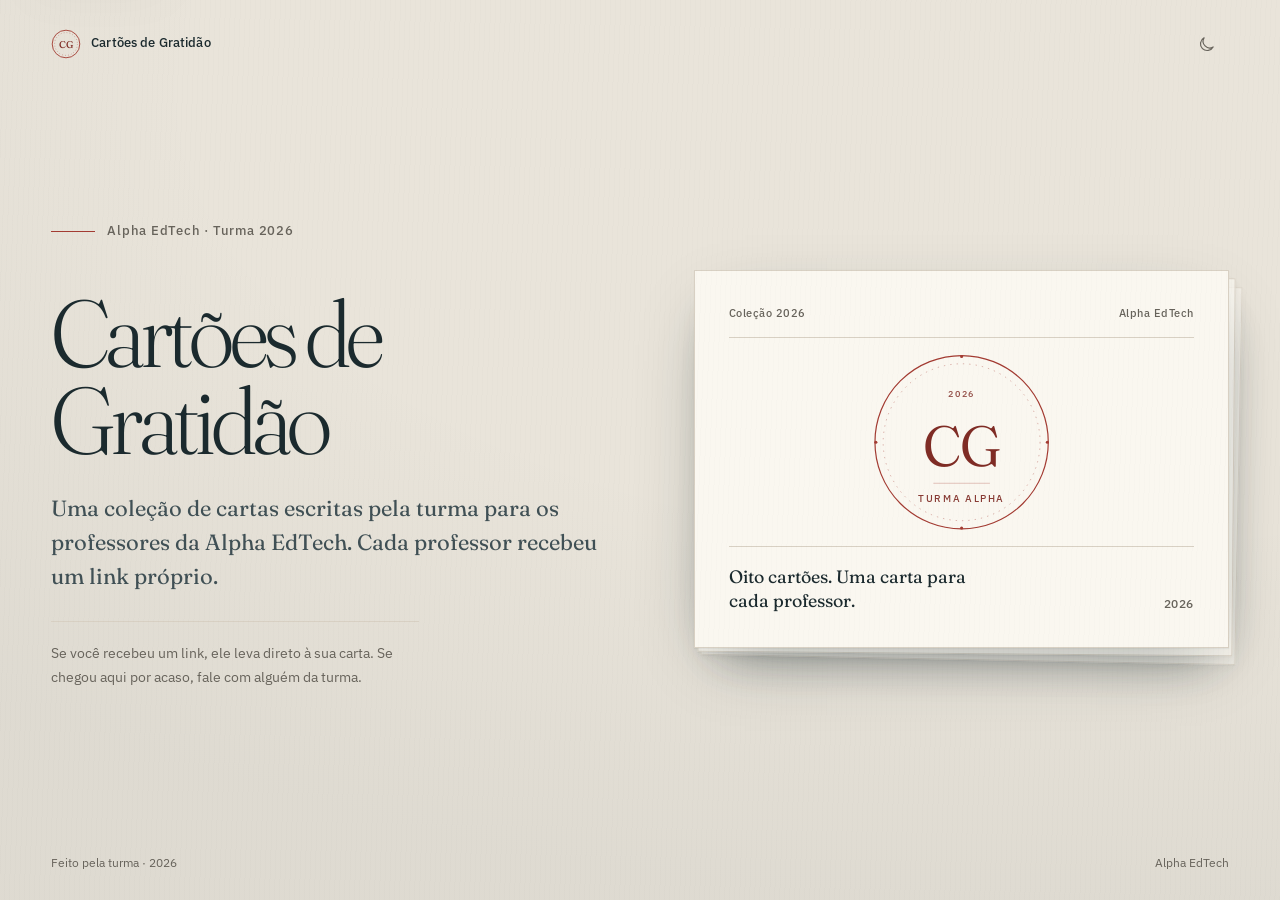
<file: index.html>
<!doctype html>
<html lang="pt-BR" data-theme="light">
  <head>
    <meta charset="utf-8">
    <meta name="viewport" content="width=device-width, initial-scale=1">
    <meta name="robots" content="noindex, nofollow">
    <meta name="description" content="Uma coleção de cartas da turma da Alpha EdTech para os professores. Cada professor recebeu um link próprio.">
    <title>Cartões de Gratidão</title>

    <meta property="og:locale" content="pt_BR">
    <meta property="og:type" content="website">
    <meta property="og:site_name" content="Cartões de Gratidão">
    <meta property="og:title" content="Cartões de Gratidão">
    <meta property="og:description" content="Uma coleção de cartas da turma da Alpha EdTech para os professores.">
    <meta property="og:url" content="https://renatopsilva.github.io/cartas-formatura/">
    <meta property="og:image" content="https://renatopsilva.github.io/cartas-formatura/assets/img/og/cartoes-de-gratidao.png">
    <meta property="og:image:width" content="1200">
    <meta property="og:image:height" content="630">
    <meta name="twitter:card" content="summary_large_image">
    <meta name="twitter:title" content="Cartões de Gratidão">
    <meta name="twitter:description" content="Uma coleção de cartas da turma da Alpha EdTech para os professores.">
    <meta name="twitter:image" content="https://renatopsilva.github.io/cartas-formatura/assets/img/og/cartoes-de-gratidao.png">

    <link rel="icon" href="assets/img/marca/favicon.svg" type="image/svg+xml">
    <link rel="preload" href="assets/fonts/fraunces-latin.woff2" as="font" type="font/woff2" crossorigin>
    <link rel="preload" href="assets/fonts/ibmplex-latin.woff2" as="font" type="font/woff2" crossorigin>
    <script src="assets/js/theme.js"></script>
    <link rel="stylesheet" href="assets/css/tokens.css">
    <link rel="stylesheet" href="assets/css/base.css">
    <link rel="stylesheet" href="assets/css/site.css">
  </head>
  <body class="home-shell paper-grain">
    <a class="skip-link" href="#conteudo">Pular para o conteúdo</a>

    <header class="home-header">
      <a class="brand" href="./" aria-label="Cartões de Gratidão — início">
        <span class="brand__seal" aria-hidden="true">
          <svg viewBox="0 0 40 40" focusable="false">
            <circle cx="20" cy="20" r="18.4" fill="none" stroke="currentColor" stroke-width="1.2"></circle>
            <circle cx="20" cy="20" r="15.2" fill="none" stroke="currentColor" stroke-width="0.6" stroke-dasharray="1 3"></circle>
            <text x="20" y="25.2" text-anchor="middle" font-size="13" font-weight="500" fill="currentColor">CG</text>
          </svg>
        </span>
        <span class="brand__name">Cartões de Gratidão</span>
      </a>

      <button class="theme-toggle" type="button" data-theme-toggle aria-pressed="false" aria-label="Ativar tema escuro" title="Ativar tema escuro">
        <svg class="icon-sun" viewBox="0 0 24 24" aria-hidden="true" focusable="false">
          <circle cx="12" cy="12" r="4"></circle>
          <path d="M12 2v2M12 20v2M4.9 4.9l1.4 1.4M17.7 17.7l1.4 1.4M2 12h2M20 12h2M4.9 19.1l1.4-1.4M17.7 6.3l1.4-1.4"></path>
        </svg>
        <svg class="icon-moon" viewBox="0 0 24 24" aria-hidden="true" focusable="false">
          <path d="M20.4 15.1A8.4 8.4 0 0 1 8.9 3.6a8.5 8.5 0 1 0 11.5 11.5Z"></path>
        </svg>
      </button>
    </header>

    <main class="home" id="conteudo">
      <section class="home-intro" aria-labelledby="titulo-home">
        <p class="home-kicker">Alpha EdTech · Turma 2026</p>
        <h1 id="titulo-home" aria-label="Cartões de Gratidão"><span>Cartões de</span><span>Gratidão</span></h1>
        <p class="home-lead">Uma coleção de cartas escritas pela turma para os professores da Alpha EdTech. Cada professor recebeu um link próprio.</p>
        <p class="home-note">Se você recebeu um link, ele leva direto à sua carta. Se chegou aqui por acaso, fale com alguém da turma.</p>
      </section>

      <aside class="home-card" aria-label="Capa da coleção de cartões">
        <div class="home-card__stack">
          <div class="home-card__sheet">
            <div class="home-card__head">
              <span>Coleção 2026</span>
              <span>Alpha EdTech</span>
            </div>
            <div class="home-card__seal" aria-hidden="true">
              <svg class="seal-mark" viewBox="0 0 200 200" focusable="false">
                <circle class="seal-line" cx="100" cy="100" r="95" stroke-width="1.3"></circle>
                <circle class="seal-line" cx="100" cy="100" r="86" stroke-width="0.7" stroke-dasharray="1.5 5.5" opacity="0.58"></circle>
                <circle class="seal-diamond" cx="100" cy="6" r="1.7"></circle>
                <circle class="seal-diamond" cx="194" cy="100" r="1.7"></circle>
                <circle class="seal-diamond" cx="100" cy="194" r="1.7"></circle>
                <circle class="seal-diamond" cx="6" cy="100" r="1.7"></circle>
                <text class="seal-year" x="100" y="50" text-anchor="middle">2026</text>
                <text x="100" y="126" text-anchor="middle" font-size="62" font-weight="360" letter-spacing="-1">CG</text>
                <line class="seal-line" x1="69" y1="145" x2="131" y2="145" stroke-width="0.7" opacity="0.45"></line>
                <text class="seal-micro" x="100" y="165" text-anchor="middle">TURMA ALPHA</text>
              </svg>
            </div>
            <div class="home-card__foot">
              <p>Oito cartões. Uma carta para cada professor.</p>
              <span>2026</span>
            </div>
          </div>
        </div>
      </aside>
    </main>

    <footer class="home-footer">
      <span>Feito pela turma · 2026</span>
      <span>Alpha EdTech</span>
    </footer>
  </body>
</html>
</file>
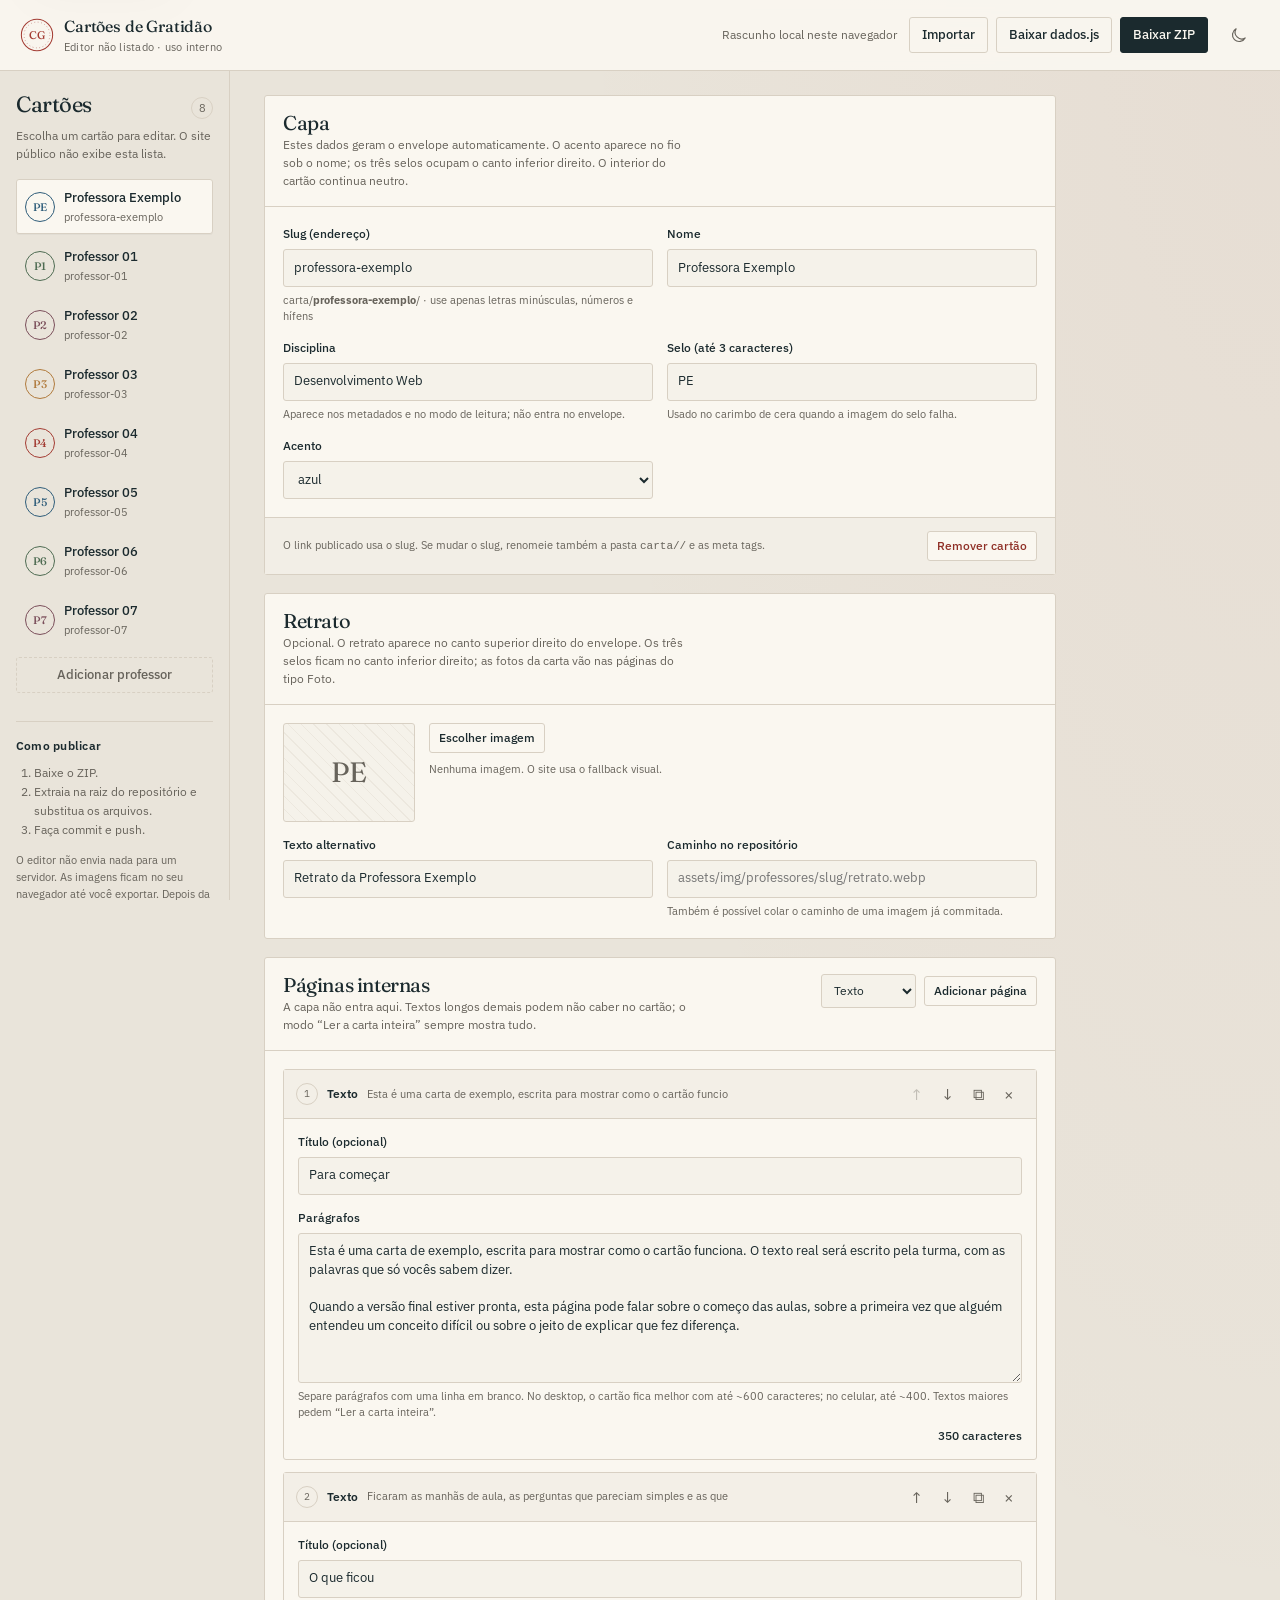
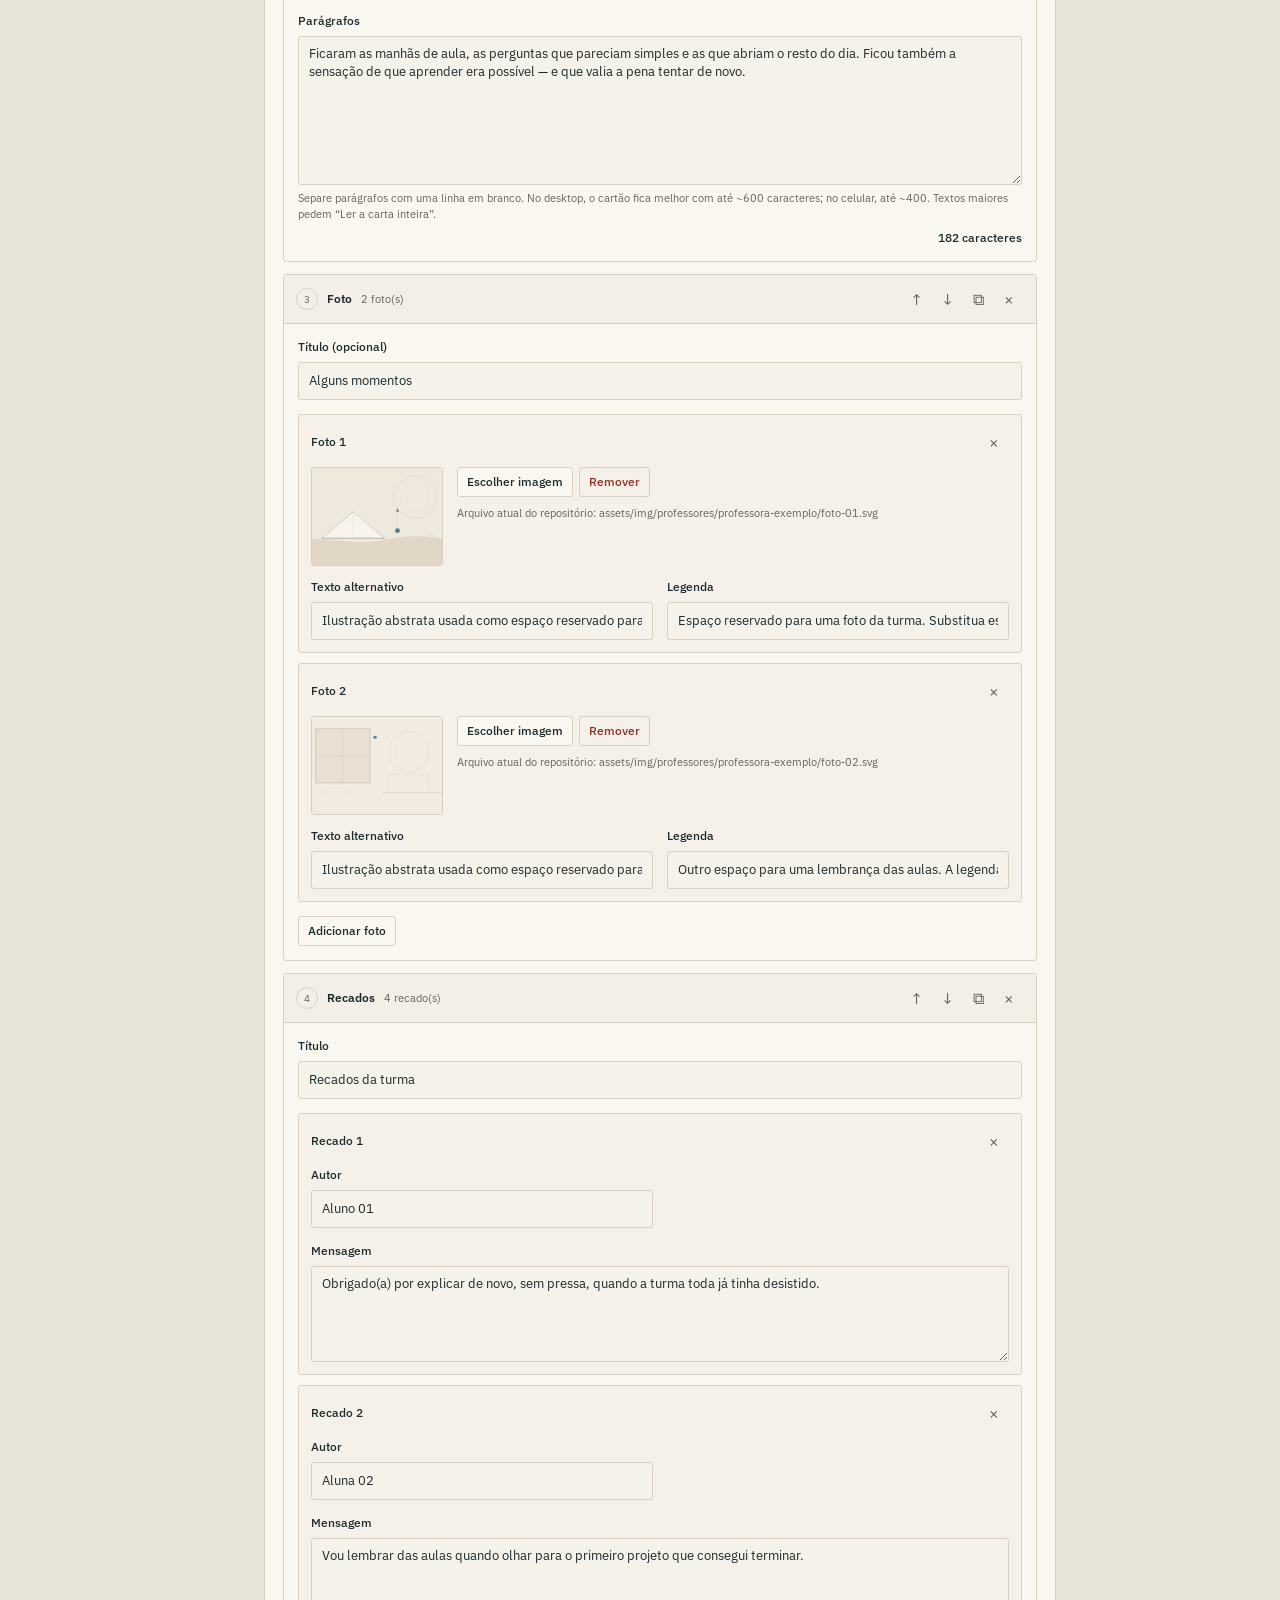
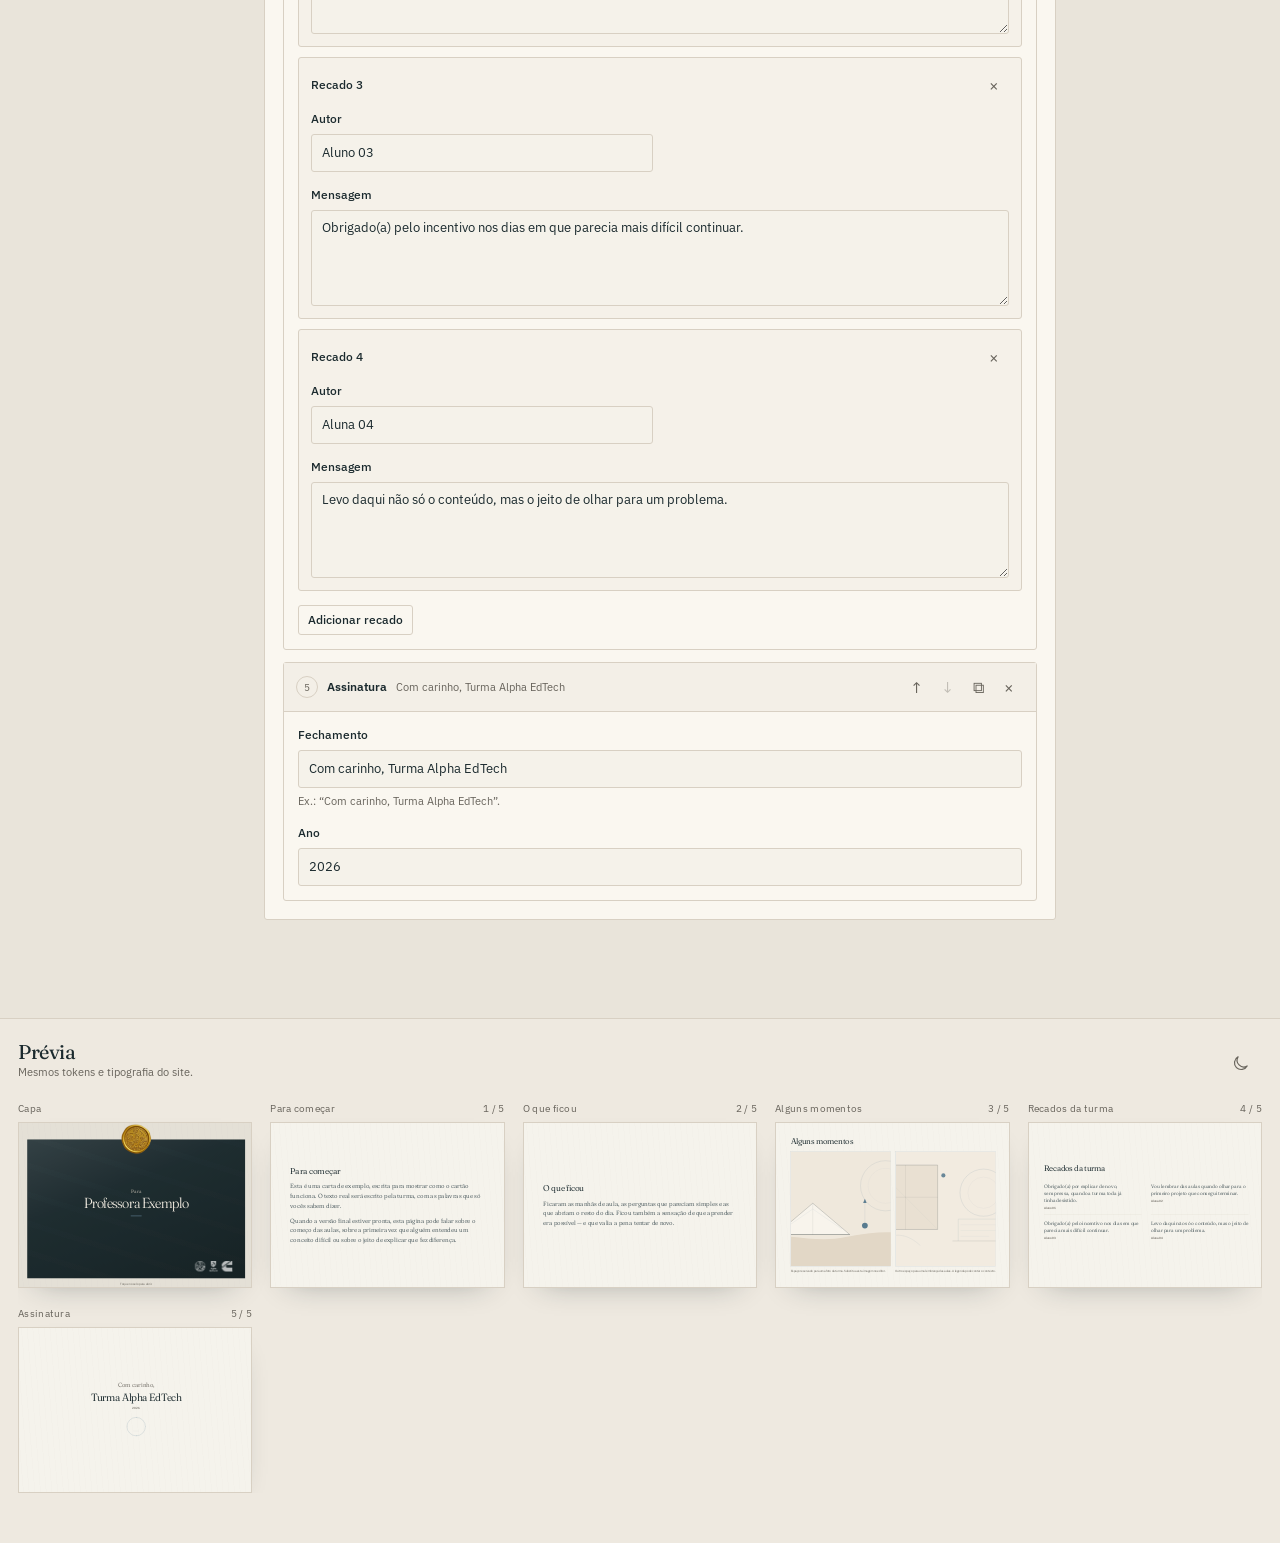
<file: editor/index.html>
<!doctype html>
<html lang="pt-BR" data-theme="light">
  <head>
    <meta charset="utf-8">
    <meta name="viewport" content="width=device-width, initial-scale=1">
    <meta name="robots" content="noindex, nofollow">
    <meta name="description" content="Editor não listado dos Cartões de Gratidão. Uso interno da turma.">
    <title>Editor — Cartões de Gratidão</title>
    <link rel="icon" href="../assets/img/marca/favicon.svg" type="image/svg+xml">
    <link rel="preload" href="../assets/fonts/fraunces-latin.woff2" as="font" type="font/woff2" crossorigin>
    <link rel="preload" href="../assets/fonts/ibmplex-latin.woff2" as="font" type="font/woff2" crossorigin>
    <script src="../assets/js/theme.js"></script>
    <link rel="stylesheet" href="../assets/css/tokens.css">
    <link rel="stylesheet" href="../assets/css/base.css">
    <link rel="stylesheet" href="../assets/css/reveal-theme.css">
    <link rel="stylesheet" href="../assets/css/editor.css">
  </head>
  <body class="editor-body">
    <a class="skip-link" href="#editor-form">Pular para o formulário</a>

    <header class="editor-header">
      <a class="editor-brand" href="../" aria-label="Abrir o site dos Cartões de Gratidão">
        <span class="editor-brand__seal" aria-hidden="true">
          <svg viewBox="0 0 40 40" focusable="false">
            <circle cx="20" cy="20" r="18.4" fill="none" stroke="currentColor" stroke-width="1.2"></circle>
            <circle cx="20" cy="20" r="15.2" fill="none" stroke="currentColor" stroke-width="0.6" stroke-dasharray="1 3"></circle>
            <text x="20" y="25.2" text-anchor="middle" font-size="13" font-weight="500" fill="currentColor">CG</text>
          </svg>
        </span>
        <span class="editor-brand__text">
          <strong>Cartões de Gratidão</strong>
          <small>Editor não listado · uso interno</small>
        </span>
      </a>

      <div class="editor-actions">
        <span class="editor-status" data-status role="status" aria-live="polite">Rascunho local neste navegador</span>
        <button class="btn btn--quiet" type="button" data-import-trigger>Importar</button>
        <button class="btn btn--quiet" type="button" data-download-js>Baixar dados.js</button>
        <button class="btn btn--primary" type="button" data-download-zip>Baixar ZIP</button>
        <button class="theme-toggle" type="button" data-theme-toggle aria-pressed="false" aria-label="Ativar tema escuro" title="Ativar tema escuro">
          <svg class="icon-sun" viewBox="0 0 24 24" aria-hidden="true" focusable="false">
            <circle cx="12" cy="12" r="4"></circle>
            <path d="M12 2v2M12 20v2M4.9 4.9l1.4 1.4M17.7 17.7l1.4 1.4M2 12h2M20 12h2M4.9 19.1l1.4-1.4M17.7 6.3l1.4-1.4"></path>
          </svg>
          <svg class="icon-moon" viewBox="0 0 24 24" aria-hidden="true" focusable="false">
            <path d="M20.4 15.1A8.4 8.4 0 0 1 8.9 3.6a8.5 8.5 0 1 0 11.5 11.5Z"></path>
          </svg>
        </button>
        <input type="file" accept=".js,.json,application/json,text/javascript" hidden data-import-input>
      </div>
    </header>

    <main class="editor-layout">
      <aside class="editor-sidebar" aria-labelledby="professores-titulo">
        <div class="sidebar-heading">
          <h1 id="professores-titulo">Cartões</h1>
          <span class="count-badge" data-prof-count>0</span>
        </div>
        <p class="sidebar-hint">Escolha um cartão para editar. O site público não exibe esta lista.</p>
        <ul class="prof-list" data-prof-list></ul>
        <button class="btn btn--add" type="button" data-add-professor>Adicionar professor</button>

        <div class="sidebar-publish">
          <h2>Como publicar</h2>
          <ol>
            <li>Baixe o ZIP.</li>
            <li>Extraia na raiz do repositório e substitua os arquivos.</li>
            <li>Faça commit e push.</li>
          </ol>
          <p>O editor não envia nada para um servidor. As imagens ficam no seu navegador até você exportar. Depois da formatura, remova a pasta <code>editor/</code> do repositório.</p>
        </div>
      </aside>

      <section class="editor-form" id="editor-form" aria-label="Formulário do cartão">
        <div class="editor-empty" data-empty hidden>
          <h2>Nenhum cartão selecionado</h2>
          <p>Escolha um cartão na lista ao lado ou crie um novo professor.</p>
        </div>
        <div data-form-wrap hidden></div>
      </section>

      <aside class="editor-preview" aria-labelledby="previa-titulo">
        <div class="preview-heading">
          <div>
            <h2 id="previa-titulo">Prévia</h2>
            <p>Mesmos tokens e tipografia do site.</p>
          </div>
          <button class="theme-toggle" type="button" data-theme-toggle aria-pressed="false" aria-label="Ativar tema escuro" title="Ativar tema escuro">
            <svg class="icon-sun" viewBox="0 0 24 24" aria-hidden="true" focusable="false">
              <circle cx="12" cy="12" r="4"></circle>
              <path d="M12 2v2M12 20v2M4.9 4.9l1.4 1.4M17.7 17.7l1.4 1.4M2 12h2M20 12h2M4.9 19.1l1.4-1.4M17.7 6.3l1.4-1.4"></path>
            </svg>
            <svg class="icon-moon" viewBox="0 0 24 24" aria-hidden="true" focusable="false">
              <path d="M20.4 15.1A8.4 8.4 0 0 1 8.9 3.6a8.5 8.5 0 1 0 11.5 11.5Z"></path>
            </svg>
          </button>
        </div>
        <div class="preview-stage" data-preview aria-label="Prévia do cartão"></div>
      </aside>
    </main>

    <noscript>
      <div class="noscript">
        <p>O editor precisa de JavaScript para funcionar. Ative o JavaScript neste navegador.</p>
      </div>
    </noscript>

    <script src="../dados.js"></script>
    <script src="../vendor/fflate/fflate.js"></script>
    <script src="../assets/js/editor.js"></script>
  </body>
</html>
</file>
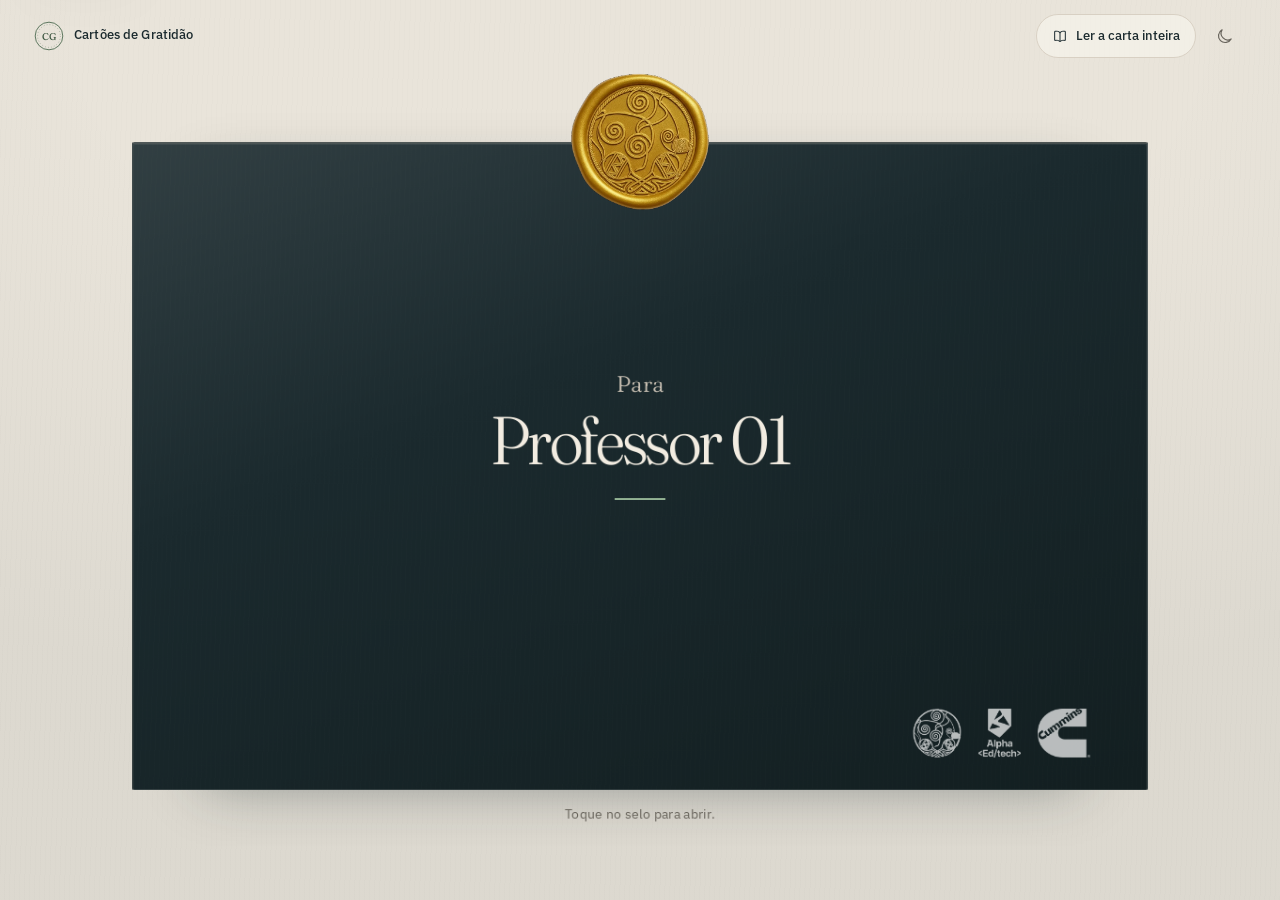
<file: carta/professor-01/index.html>
<!doctype html>
<html lang="pt-BR" data-theme="light">
  <head>
    <meta charset="utf-8">
    <meta name="viewport" content="width=device-width, initial-scale=1">
    <meta name="robots" content="noindex, nofollow">
    <meta name="description" content="Uma carta da turma da Alpha EdTech para Professor 01.">
    <title>Para Professor 01 — Cartões de Gratidão</title>

    <meta property="og:locale" content="pt_BR">
    <meta property="og:type" content="website">
    <meta property="og:site_name" content="Cartões de Gratidão">
    <meta property="og:title" content="Para Professor 01 — Cartões de Gratidão">
    <meta property="og:description" content="Uma carta da turma da Alpha EdTech para Professor 01.">
    <meta property="og:url" content="https://renatopsilva.github.io/cartas-formatura/carta/professor-01/">
    <meta property="og:image" content="https://renatopsilva.github.io/cartas-formatura/assets/img/og/cartoes-de-gratidao.png">
    <meta property="og:image:width" content="1200">
    <meta property="og:image:height" content="630">
    <meta name="twitter:card" content="summary_large_image">
    <meta name="twitter:title" content="Para Professor 01 — Cartões de Gratidão">
    <meta name="twitter:description" content="Uma carta da turma da Alpha EdTech para Professor 01.">
    <meta name="twitter:image" content="https://renatopsilva.github.io/cartas-formatura/assets/img/og/cartoes-de-gratidao.png">

    <link rel="icon" href="../../assets/img/marca/favicon.svg" type="image/svg+xml">
    <link rel="preload" href="../../assets/fonts/fraunces-latin.woff2" as="font" type="font/woff2" crossorigin>
    <link rel="preload" href="../../assets/fonts/ibmplex-latin.woff2" as="font" type="font/woff2" crossorigin>
    <script src="../../assets/js/theme.js"></script>
    <link rel="stylesheet" href="../../assets/css/tokens.css">
    <link rel="stylesheet" href="../../assets/css/base.css">
    <link rel="stylesheet" href="../../assets/css/site.css">
    <link rel="stylesheet" href="../../vendor/reveal/reveal.css">
    <link rel="stylesheet" href="../../assets/css/reveal-theme.css">
  </head>
  <body class="carta-body paper-grain" data-professor="professor-01" data-acento="verde">
    <a class="skip-link" href="#leitura" data-open-reading>Ler a carta inteira</a>

    <div class="app" data-estado="carregando">
      <header class="deck-toolbar">
        <a class="brand" href="../../" aria-label="Cartões de Gratidão — início">
          <span class="brand__seal" aria-hidden="true">
            <svg viewBox="0 0 40 40" focusable="false">
              <circle cx="20" cy="20" r="18.4" fill="none" stroke="currentColor" stroke-width="1.2"></circle>
              <circle cx="20" cy="20" r="15.2" fill="none" stroke="currentColor" stroke-width="0.6" stroke-dasharray="1 3"></circle>
              <text x="20" y="25.2" text-anchor="middle" font-size="13" font-weight="500" fill="currentColor">CG</text>
            </svg>
          </span>
          <span class="brand__name">Cartões de Gratidão</span>
        </a>

        <div class="deck-actions">
          <button class="reading-button" type="button" data-open-reading aria-label="Ler a carta inteira">
            <svg viewBox="0 0 24 24" aria-hidden="true" focusable="false">
              <path d="M12 6.6C10 5 7 4.5 4 5v13.6c3-.4 6 0 8 1.6 2-1.6 5-2 8-1.6V5c-3-.5-6 0-8 1.6Z"></path>
              <path d="M12 6.6v13.6"></path>
            </svg>
            <span>Ler a carta inteira</span>
          </button>

          <button class="theme-toggle" type="button" data-theme-toggle aria-pressed="false" aria-label="Ativar tema escuro" title="Ativar tema escuro">
            <svg class="icon-sun" viewBox="0 0 24 24" aria-hidden="true" focusable="false">
              <circle cx="12" cy="12" r="4"></circle>
              <path d="M12 2v2M12 20v2M4.9 4.9l1.4 1.4M17.7 17.7l1.4 1.4M2 12h2M20 12h2M4.9 19.1l1.4-1.4M17.7 6.3l1.4-1.4"></path>
            </svg>
            <svg class="icon-moon" viewBox="0 0 24 24" aria-hidden="true" focusable="false">
              <path d="M20.4 15.1A8.4 8.4 0 0 1 8.9 3.6a8.5 8.5 0 1 0 11.5 11.5Z"></path>
            </svg>
          </button>
        </div>
      </header>

      <main id="conteudo" class="deck-main">
        <div class="reveal">
          <div class="slides"></div>
        </div>
      </main>

      <p class="deck-status" aria-live="polite"><span class="visually-hidden">Página </span><span data-page-current>1</span><span aria-hidden="true"> / </span><span class="visually-hidden"> de </span><span data-page-total>1</span></p>

      <div class="deck-loading" role="status" aria-live="polite">
        <div class="deck-loading__seal" aria-hidden="true">
          <svg class="seal-mark" viewBox="0 0 200 200" focusable="false">
            <circle class="seal-line" cx="100" cy="100" r="95" stroke-width="1.3"></circle>
            <circle class="seal-line" cx="100" cy="100" r="86" stroke-width="0.7" stroke-dasharray="1.5 5.5" opacity="0.58"></circle>
            <text x="100" y="126" text-anchor="middle" font-size="62" font-weight="360" letter-spacing="-1">CG</text>
          </svg>
        </div>
        <p>Abrindo o cartão<span class="deck-loading__dot" aria-hidden="true"></span></p>
      </div>

      <section class="deck-error" data-erro hidden aria-labelledby="erro-titulo">
        <div class="deck-error__inner">
          <p class="deck-error__kicker">Link não encontrado</p>
          <h1 id="erro-titulo">Este cartão não existe.</h1>
          <p data-erro-texto>O link pode estar incompleto ou a carta ainda não foi publicada. Confira o endereço e tente de novo.</p>
          <a class="button-link" href="../../">Voltar ao início</a>
        </div>
      </section>
    </div>

    <dialog class="reading-dialog" id="leitura" aria-labelledby="leitura-titulo">
      <div class="reading-bar">
        <div class="reading-bar__identity">
          <span class="reading-bar__seal" aria-hidden="true">
            <svg viewBox="0 0 40 40" focusable="false">
              <circle cx="20" cy="20" r="18.4" fill="none" stroke="currentColor" stroke-width="1.2"></circle>
              <circle cx="20" cy="20" r="15.2" fill="none" stroke="currentColor" stroke-width="0.6" stroke-dasharray="1 3"></circle>
              <text x="20" y="25.2" text-anchor="middle" font-size="13" font-weight="500" fill="currentColor">CG</text>
            </svg>
          </span>
          <p class="reading-bar__title" id="leitura-titulo" data-reading-title>Ler a carta inteira</p>
        </div>
        <div class="reading-bar__actions">
          <button class="theme-toggle" type="button" data-theme-toggle aria-pressed="false" aria-label="Ativar tema escuro" title="Ativar tema escuro">
            <svg class="icon-sun" viewBox="0 0 24 24" aria-hidden="true" focusable="false">
              <circle cx="12" cy="12" r="4"></circle>
              <path d="M12 2v2M12 20v2M4.9 4.9l1.4 1.4M17.7 17.7l1.4 1.4M2 12h2M20 12h2M4.9 19.1l1.4-1.4M17.7 6.3l1.4-1.4"></path>
            </svg>
            <svg class="icon-moon" viewBox="0 0 24 24" aria-hidden="true" focusable="false">
              <path d="M20.4 15.1A8.4 8.4 0 0 1 8.9 3.6a8.5 8.5 0 1 0 11.5 11.5Z"></path>
            </svg>
          </button>
          <button class="reading-close" type="button" data-close-reading aria-label="Fechar a leitura">
            <span>Fechar</span>
            <svg viewBox="0 0 24 24" aria-hidden="true" focusable="false">
              <path d="M6 6l12 12M18 6L6 18"></path>
            </svg>
          </button>
        </div>
      </div>
      <div class="reading-scroll">
        <div data-reading-content></div>
      </div>
    </dialog>

    <noscript>
      <div class="noscript">
        <p>Este cartão precisa de JavaScript para abrir e virar as páginas. Ative o JavaScript no navegador para ler a carta.</p>
      </div>
    </noscript>

    <script src="../../dados.js"></script>
    <script src="../../vendor/reveal/reveal.js"></script>
    <script src="../../assets/js/render-carta.js"></script>
    <script src="../../assets/js/reading-mode.js"></script>
  </body>
</html>
</file>
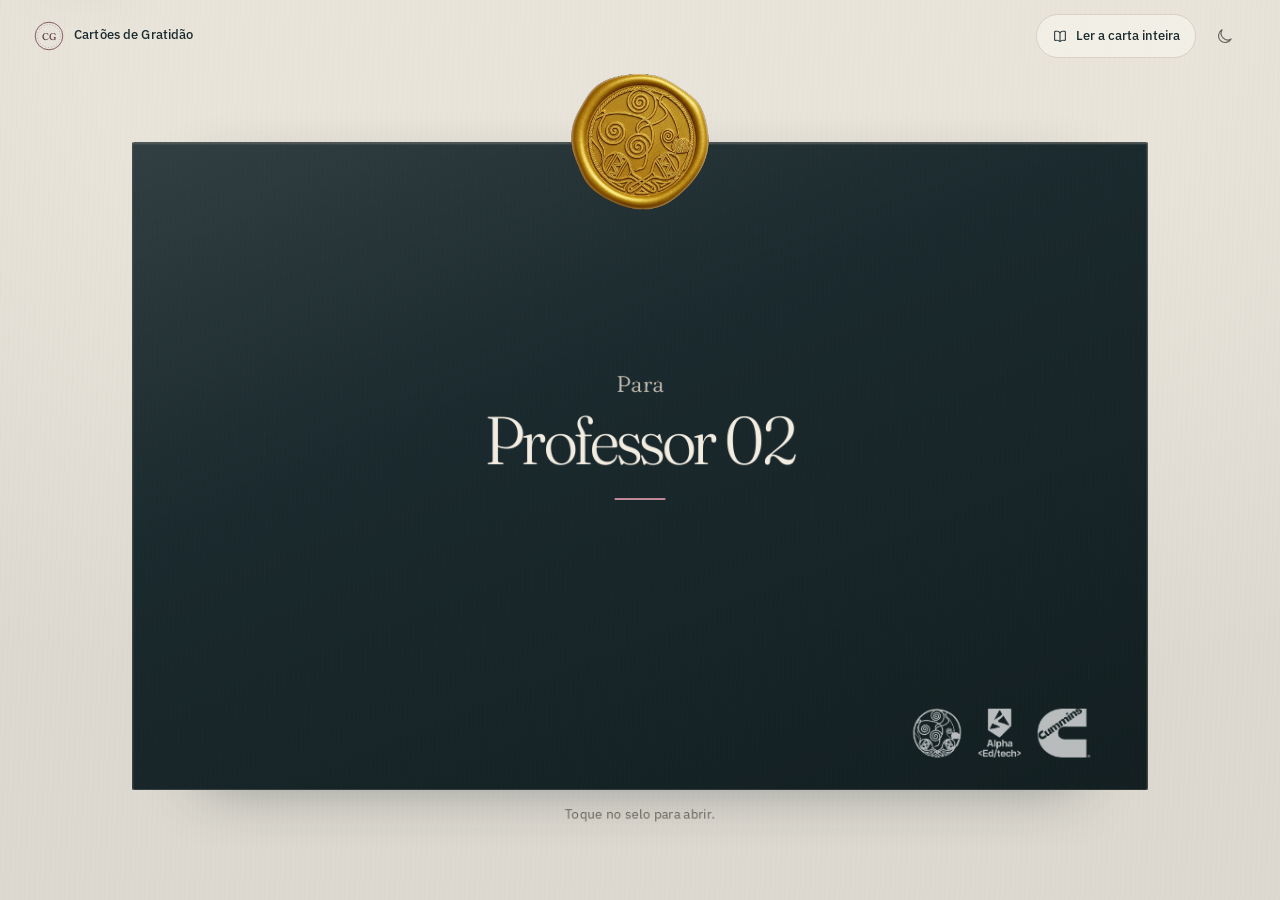
<file: carta/professor-02/index.html>
<!doctype html>
<html lang="pt-BR" data-theme="light">
  <head>
    <meta charset="utf-8">
    <meta name="viewport" content="width=device-width, initial-scale=1">
    <meta name="robots" content="noindex, nofollow">
    <meta name="description" content="Uma carta da turma da Alpha EdTech para Professor 02.">
    <title>Para Professor 02 — Cartões de Gratidão</title>

    <meta property="og:locale" content="pt_BR">
    <meta property="og:type" content="website">
    <meta property="og:site_name" content="Cartões de Gratidão">
    <meta property="og:title" content="Para Professor 02 — Cartões de Gratidão">
    <meta property="og:description" content="Uma carta da turma da Alpha EdTech para Professor 02.">
    <meta property="og:url" content="https://renatopsilva.github.io/cartas-formatura/carta/professor-02/">
    <meta property="og:image" content="https://renatopsilva.github.io/cartas-formatura/assets/img/og/cartoes-de-gratidao.png">
    <meta property="og:image:width" content="1200">
    <meta property="og:image:height" content="630">
    <meta name="twitter:card" content="summary_large_image">
    <meta name="twitter:title" content="Para Professor 02 — Cartões de Gratidão">
    <meta name="twitter:description" content="Uma carta da turma da Alpha EdTech para Professor 02.">
    <meta name="twitter:image" content="https://renatopsilva.github.io/cartas-formatura/assets/img/og/cartoes-de-gratidao.png">

    <link rel="icon" href="../../assets/img/marca/favicon.svg" type="image/svg+xml">
    <link rel="preload" href="../../assets/fonts/fraunces-latin.woff2" as="font" type="font/woff2" crossorigin>
    <link rel="preload" href="../../assets/fonts/ibmplex-latin.woff2" as="font" type="font/woff2" crossorigin>
    <script src="../../assets/js/theme.js"></script>
    <link rel="stylesheet" href="../../assets/css/tokens.css">
    <link rel="stylesheet" href="../../assets/css/base.css">
    <link rel="stylesheet" href="../../assets/css/site.css">
    <link rel="stylesheet" href="../../vendor/reveal/reveal.css">
    <link rel="stylesheet" href="../../assets/css/reveal-theme.css">
  </head>
  <body class="carta-body paper-grain" data-professor="professor-02" data-acento="ameixa">
    <a class="skip-link" href="#leitura" data-open-reading>Ler a carta inteira</a>

    <div class="app" data-estado="carregando">
      <header class="deck-toolbar">
        <a class="brand" href="../../" aria-label="Cartões de Gratidão — início">
          <span class="brand__seal" aria-hidden="true">
            <svg viewBox="0 0 40 40" focusable="false">
              <circle cx="20" cy="20" r="18.4" fill="none" stroke="currentColor" stroke-width="1.2"></circle>
              <circle cx="20" cy="20" r="15.2" fill="none" stroke="currentColor" stroke-width="0.6" stroke-dasharray="1 3"></circle>
              <text x="20" y="25.2" text-anchor="middle" font-size="13" font-weight="500" fill="currentColor">CG</text>
            </svg>
          </span>
          <span class="brand__name">Cartões de Gratidão</span>
        </a>

        <div class="deck-actions">
          <button class="reading-button" type="button" data-open-reading aria-label="Ler a carta inteira">
            <svg viewBox="0 0 24 24" aria-hidden="true" focusable="false">
              <path d="M12 6.6C10 5 7 4.5 4 5v13.6c3-.4 6 0 8 1.6 2-1.6 5-2 8-1.6V5c-3-.5-6 0-8 1.6Z"></path>
              <path d="M12 6.6v13.6"></path>
            </svg>
            <span>Ler a carta inteira</span>
          </button>

          <button class="theme-toggle" type="button" data-theme-toggle aria-pressed="false" aria-label="Ativar tema escuro" title="Ativar tema escuro">
            <svg class="icon-sun" viewBox="0 0 24 24" aria-hidden="true" focusable="false">
              <circle cx="12" cy="12" r="4"></circle>
              <path d="M12 2v2M12 20v2M4.9 4.9l1.4 1.4M17.7 17.7l1.4 1.4M2 12h2M20 12h2M4.9 19.1l1.4-1.4M17.7 6.3l1.4-1.4"></path>
            </svg>
            <svg class="icon-moon" viewBox="0 0 24 24" aria-hidden="true" focusable="false">
              <path d="M20.4 15.1A8.4 8.4 0 0 1 8.9 3.6a8.5 8.5 0 1 0 11.5 11.5Z"></path>
            </svg>
          </button>
        </div>
      </header>

      <main id="conteudo" class="deck-main">
        <div class="reveal">
          <div class="slides"></div>
        </div>
      </main>

      <p class="deck-status" aria-live="polite"><span class="visually-hidden">Página </span><span data-page-current>1</span><span aria-hidden="true"> / </span><span class="visually-hidden"> de </span><span data-page-total>1</span></p>

      <div class="deck-loading" role="status" aria-live="polite">
        <div class="deck-loading__seal" aria-hidden="true">
          <svg class="seal-mark" viewBox="0 0 200 200" focusable="false">
            <circle class="seal-line" cx="100" cy="100" r="95" stroke-width="1.3"></circle>
            <circle class="seal-line" cx="100" cy="100" r="86" stroke-width="0.7" stroke-dasharray="1.5 5.5" opacity="0.58"></circle>
            <text x="100" y="126" text-anchor="middle" font-size="62" font-weight="360" letter-spacing="-1">CG</text>
          </svg>
        </div>
        <p>Abrindo o cartão<span class="deck-loading__dot" aria-hidden="true"></span></p>
      </div>

      <section class="deck-error" data-erro hidden aria-labelledby="erro-titulo">
        <div class="deck-error__inner">
          <p class="deck-error__kicker">Link não encontrado</p>
          <h1 id="erro-titulo">Este cartão não existe.</h1>
          <p data-erro-texto>O link pode estar incompleto ou a carta ainda não foi publicada. Confira o endereço e tente de novo.</p>
          <a class="button-link" href="../../">Voltar ao início</a>
        </div>
      </section>
    </div>

    <dialog class="reading-dialog" id="leitura" aria-labelledby="leitura-titulo">
      <div class="reading-bar">
        <div class="reading-bar__identity">
          <span class="reading-bar__seal" aria-hidden="true">
            <svg viewBox="0 0 40 40" focusable="false">
              <circle cx="20" cy="20" r="18.4" fill="none" stroke="currentColor" stroke-width="1.2"></circle>
              <circle cx="20" cy="20" r="15.2" fill="none" stroke="currentColor" stroke-width="0.6" stroke-dasharray="1 3"></circle>
              <text x="20" y="25.2" text-anchor="middle" font-size="13" font-weight="500" fill="currentColor">CG</text>
            </svg>
          </span>
          <p class="reading-bar__title" id="leitura-titulo" data-reading-title>Ler a carta inteira</p>
        </div>
        <div class="reading-bar__actions">
          <button class="theme-toggle" type="button" data-theme-toggle aria-pressed="false" aria-label="Ativar tema escuro" title="Ativar tema escuro">
            <svg class="icon-sun" viewBox="0 0 24 24" aria-hidden="true" focusable="false">
              <circle cx="12" cy="12" r="4"></circle>
              <path d="M12 2v2M12 20v2M4.9 4.9l1.4 1.4M17.7 17.7l1.4 1.4M2 12h2M20 12h2M4.9 19.1l1.4-1.4M17.7 6.3l1.4-1.4"></path>
            </svg>
            <svg class="icon-moon" viewBox="0 0 24 24" aria-hidden="true" focusable="false">
              <path d="M20.4 15.1A8.4 8.4 0 0 1 8.9 3.6a8.5 8.5 0 1 0 11.5 11.5Z"></path>
            </svg>
          </button>
          <button class="reading-close" type="button" data-close-reading aria-label="Fechar a leitura">
            <span>Fechar</span>
            <svg viewBox="0 0 24 24" aria-hidden="true" focusable="false">
              <path d="M6 6l12 12M18 6L6 18"></path>
            </svg>
          </button>
        </div>
      </div>
      <div class="reading-scroll">
        <div data-reading-content></div>
      </div>
    </dialog>

    <noscript>
      <div class="noscript">
        <p>Este cartão precisa de JavaScript para abrir e virar as páginas. Ative o JavaScript no navegador para ler a carta.</p>
      </div>
    </noscript>

    <script src="../../dados.js"></script>
    <script src="../../vendor/reveal/reveal.js"></script>
    <script src="../../assets/js/render-carta.js"></script>
    <script src="../../assets/js/reading-mode.js"></script>
  </body>
</html>
</file>
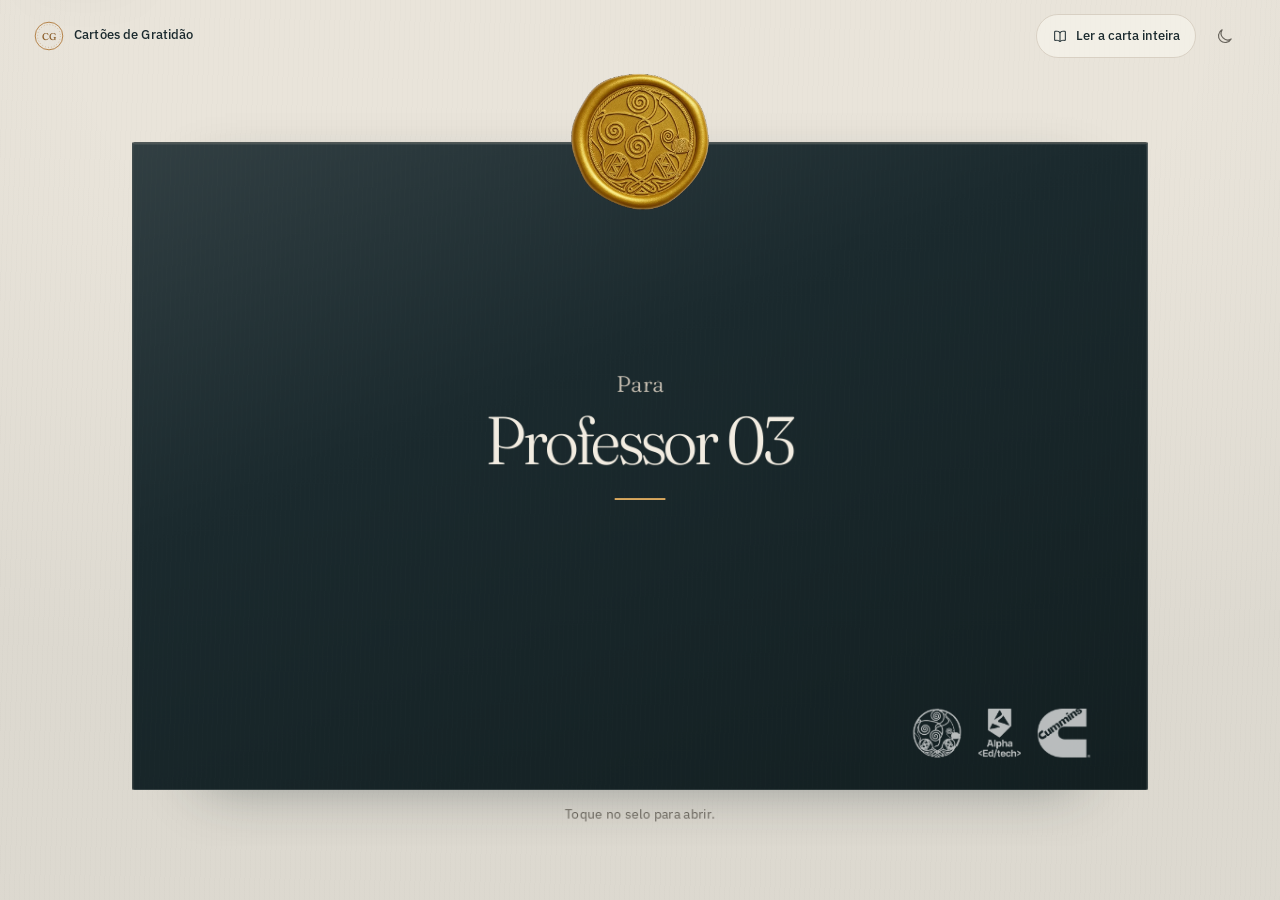
<file: carta/professor-03/index.html>
<!doctype html>
<html lang="pt-BR" data-theme="light">
  <head>
    <meta charset="utf-8">
    <meta name="viewport" content="width=device-width, initial-scale=1">
    <meta name="robots" content="noindex, nofollow">
    <meta name="description" content="Uma carta da turma da Alpha EdTech para Professor 03.">
    <title>Para Professor 03 — Cartões de Gratidão</title>

    <meta property="og:locale" content="pt_BR">
    <meta property="og:type" content="website">
    <meta property="og:site_name" content="Cartões de Gratidão">
    <meta property="og:title" content="Para Professor 03 — Cartões de Gratidão">
    <meta property="og:description" content="Uma carta da turma da Alpha EdTech para Professor 03.">
    <meta property="og:url" content="https://renatopsilva.github.io/cartas-formatura/carta/professor-03/">
    <meta property="og:image" content="https://renatopsilva.github.io/cartas-formatura/assets/img/og/cartoes-de-gratidao.png">
    <meta property="og:image:width" content="1200">
    <meta property="og:image:height" content="630">
    <meta name="twitter:card" content="summary_large_image">
    <meta name="twitter:title" content="Para Professor 03 — Cartões de Gratidão">
    <meta name="twitter:description" content="Uma carta da turma da Alpha EdTech para Professor 03.">
    <meta name="twitter:image" content="https://renatopsilva.github.io/cartas-formatura/assets/img/og/cartoes-de-gratidao.png">

    <link rel="icon" href="../../assets/img/marca/favicon.svg" type="image/svg+xml">
    <link rel="preload" href="../../assets/fonts/fraunces-latin.woff2" as="font" type="font/woff2" crossorigin>
    <link rel="preload" href="../../assets/fonts/ibmplex-latin.woff2" as="font" type="font/woff2" crossorigin>
    <script src="../../assets/js/theme.js"></script>
    <link rel="stylesheet" href="../../assets/css/tokens.css">
    <link rel="stylesheet" href="../../assets/css/base.css">
    <link rel="stylesheet" href="../../assets/css/site.css">
    <link rel="stylesheet" href="../../vendor/reveal/reveal.css">
    <link rel="stylesheet" href="../../assets/css/reveal-theme.css">
  </head>
  <body class="carta-body paper-grain" data-professor="professor-03" data-acento="ocre">
    <a class="skip-link" href="#leitura" data-open-reading>Ler a carta inteira</a>

    <div class="app" data-estado="carregando">
      <header class="deck-toolbar">
        <a class="brand" href="../../" aria-label="Cartões de Gratidão — início">
          <span class="brand__seal" aria-hidden="true">
            <svg viewBox="0 0 40 40" focusable="false">
              <circle cx="20" cy="20" r="18.4" fill="none" stroke="currentColor" stroke-width="1.2"></circle>
              <circle cx="20" cy="20" r="15.2" fill="none" stroke="currentColor" stroke-width="0.6" stroke-dasharray="1 3"></circle>
              <text x="20" y="25.2" text-anchor="middle" font-size="13" font-weight="500" fill="currentColor">CG</text>
            </svg>
          </span>
          <span class="brand__name">Cartões de Gratidão</span>
        </a>

        <div class="deck-actions">
          <button class="reading-button" type="button" data-open-reading aria-label="Ler a carta inteira">
            <svg viewBox="0 0 24 24" aria-hidden="true" focusable="false">
              <path d="M12 6.6C10 5 7 4.5 4 5v13.6c3-.4 6 0 8 1.6 2-1.6 5-2 8-1.6V5c-3-.5-6 0-8 1.6Z"></path>
              <path d="M12 6.6v13.6"></path>
            </svg>
            <span>Ler a carta inteira</span>
          </button>

          <button class="theme-toggle" type="button" data-theme-toggle aria-pressed="false" aria-label="Ativar tema escuro" title="Ativar tema escuro">
            <svg class="icon-sun" viewBox="0 0 24 24" aria-hidden="true" focusable="false">
              <circle cx="12" cy="12" r="4"></circle>
              <path d="M12 2v2M12 20v2M4.9 4.9l1.4 1.4M17.7 17.7l1.4 1.4M2 12h2M20 12h2M4.9 19.1l1.4-1.4M17.7 6.3l1.4-1.4"></path>
            </svg>
            <svg class="icon-moon" viewBox="0 0 24 24" aria-hidden="true" focusable="false">
              <path d="M20.4 15.1A8.4 8.4 0 0 1 8.9 3.6a8.5 8.5 0 1 0 11.5 11.5Z"></path>
            </svg>
          </button>
        </div>
      </header>

      <main id="conteudo" class="deck-main">
        <div class="reveal">
          <div class="slides"></div>
        </div>
      </main>

      <p class="deck-status" aria-live="polite"><span class="visually-hidden">Página </span><span data-page-current>1</span><span aria-hidden="true"> / </span><span class="visually-hidden"> de </span><span data-page-total>1</span></p>

      <div class="deck-loading" role="status" aria-live="polite">
        <div class="deck-loading__seal" aria-hidden="true">
          <svg class="seal-mark" viewBox="0 0 200 200" focusable="false">
            <circle class="seal-line" cx="100" cy="100" r="95" stroke-width="1.3"></circle>
            <circle class="seal-line" cx="100" cy="100" r="86" stroke-width="0.7" stroke-dasharray="1.5 5.5" opacity="0.58"></circle>
            <text x="100" y="126" text-anchor="middle" font-size="62" font-weight="360" letter-spacing="-1">CG</text>
          </svg>
        </div>
        <p>Abrindo o cartão<span class="deck-loading__dot" aria-hidden="true"></span></p>
      </div>

      <section class="deck-error" data-erro hidden aria-labelledby="erro-titulo">
        <div class="deck-error__inner">
          <p class="deck-error__kicker">Link não encontrado</p>
          <h1 id="erro-titulo">Este cartão não existe.</h1>
          <p data-erro-texto>O link pode estar incompleto ou a carta ainda não foi publicada. Confira o endereço e tente de novo.</p>
          <a class="button-link" href="../../">Voltar ao início</a>
        </div>
      </section>
    </div>

    <dialog class="reading-dialog" id="leitura" aria-labelledby="leitura-titulo">
      <div class="reading-bar">
        <div class="reading-bar__identity">
          <span class="reading-bar__seal" aria-hidden="true">
            <svg viewBox="0 0 40 40" focusable="false">
              <circle cx="20" cy="20" r="18.4" fill="none" stroke="currentColor" stroke-width="1.2"></circle>
              <circle cx="20" cy="20" r="15.2" fill="none" stroke="currentColor" stroke-width="0.6" stroke-dasharray="1 3"></circle>
              <text x="20" y="25.2" text-anchor="middle" font-size="13" font-weight="500" fill="currentColor">CG</text>
            </svg>
          </span>
          <p class="reading-bar__title" id="leitura-titulo" data-reading-title>Ler a carta inteira</p>
        </div>
        <div class="reading-bar__actions">
          <button class="theme-toggle" type="button" data-theme-toggle aria-pressed="false" aria-label="Ativar tema escuro" title="Ativar tema escuro">
            <svg class="icon-sun" viewBox="0 0 24 24" aria-hidden="true" focusable="false">
              <circle cx="12" cy="12" r="4"></circle>
              <path d="M12 2v2M12 20v2M4.9 4.9l1.4 1.4M17.7 17.7l1.4 1.4M2 12h2M20 12h2M4.9 19.1l1.4-1.4M17.7 6.3l1.4-1.4"></path>
            </svg>
            <svg class="icon-moon" viewBox="0 0 24 24" aria-hidden="true" focusable="false">
              <path d="M20.4 15.1A8.4 8.4 0 0 1 8.9 3.6a8.5 8.5 0 1 0 11.5 11.5Z"></path>
            </svg>
          </button>
          <button class="reading-close" type="button" data-close-reading aria-label="Fechar a leitura">
            <span>Fechar</span>
            <svg viewBox="0 0 24 24" aria-hidden="true" focusable="false">
              <path d="M6 6l12 12M18 6L6 18"></path>
            </svg>
          </button>
        </div>
      </div>
      <div class="reading-scroll">
        <div data-reading-content></div>
      </div>
    </dialog>

    <noscript>
      <div class="noscript">
        <p>Este cartão precisa de JavaScript para abrir e virar as páginas. Ative o JavaScript no navegador para ler a carta.</p>
      </div>
    </noscript>

    <script src="../../dados.js"></script>
    <script src="../../vendor/reveal/reveal.js"></script>
    <script src="../../assets/js/render-carta.js"></script>
    <script src="../../assets/js/reading-mode.js"></script>
  </body>
</html>
</file>
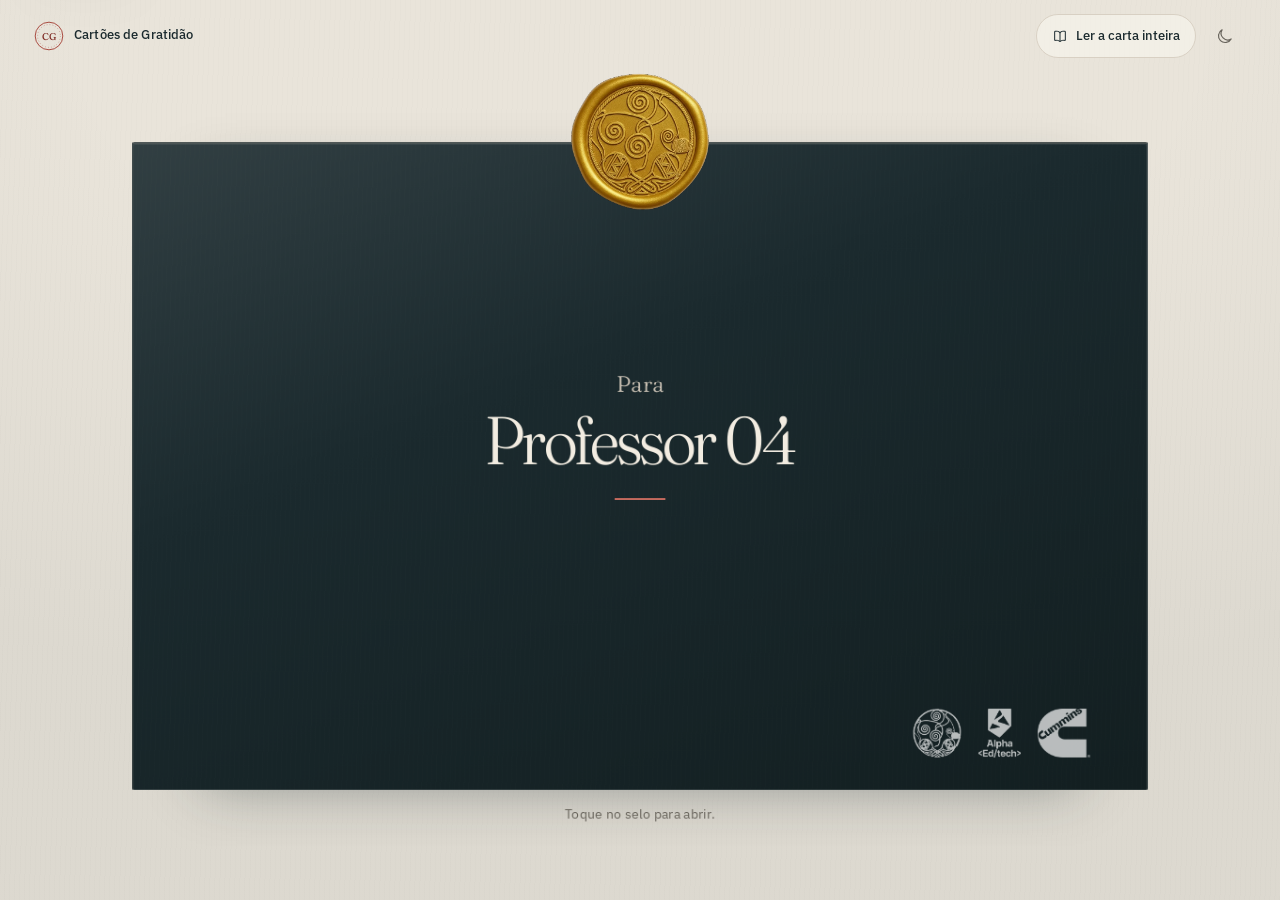
<file: carta/professor-04/index.html>
<!doctype html>
<html lang="pt-BR" data-theme="light">
  <head>
    <meta charset="utf-8">
    <meta name="viewport" content="width=device-width, initial-scale=1">
    <meta name="robots" content="noindex, nofollow">
    <meta name="description" content="Uma carta da turma da Alpha EdTech para Professor 04.">
    <title>Para Professor 04 — Cartões de Gratidão</title>

    <meta property="og:locale" content="pt_BR">
    <meta property="og:type" content="website">
    <meta property="og:site_name" content="Cartões de Gratidão">
    <meta property="og:title" content="Para Professor 04 — Cartões de Gratidão">
    <meta property="og:description" content="Uma carta da turma da Alpha EdTech para Professor 04.">
    <meta property="og:url" content="https://renatopsilva.github.io/cartas-formatura/carta/professor-04/">
    <meta property="og:image" content="https://renatopsilva.github.io/cartas-formatura/assets/img/og/cartoes-de-gratidao.png">
    <meta property="og:image:width" content="1200">
    <meta property="og:image:height" content="630">
    <meta name="twitter:card" content="summary_large_image">
    <meta name="twitter:title" content="Para Professor 04 — Cartões de Gratidão">
    <meta name="twitter:description" content="Uma carta da turma da Alpha EdTech para Professor 04.">
    <meta name="twitter:image" content="https://renatopsilva.github.io/cartas-formatura/assets/img/og/cartoes-de-gratidao.png">

    <link rel="icon" href="../../assets/img/marca/favicon.svg" type="image/svg+xml">
    <link rel="preload" href="../../assets/fonts/fraunces-latin.woff2" as="font" type="font/woff2" crossorigin>
    <link rel="preload" href="../../assets/fonts/ibmplex-latin.woff2" as="font" type="font/woff2" crossorigin>
    <script src="../../assets/js/theme.js"></script>
    <link rel="stylesheet" href="../../assets/css/tokens.css">
    <link rel="stylesheet" href="../../assets/css/base.css">
    <link rel="stylesheet" href="../../assets/css/site.css">
    <link rel="stylesheet" href="../../vendor/reveal/reveal.css">
    <link rel="stylesheet" href="../../assets/css/reveal-theme.css">
  </head>
  <body class="carta-body paper-grain" data-professor="professor-04" data-acento="seal">
    <a class="skip-link" href="#leitura" data-open-reading>Ler a carta inteira</a>

    <div class="app" data-estado="carregando">
      <header class="deck-toolbar">
        <a class="brand" href="../../" aria-label="Cartões de Gratidão — início">
          <span class="brand__seal" aria-hidden="true">
            <svg viewBox="0 0 40 40" focusable="false">
              <circle cx="20" cy="20" r="18.4" fill="none" stroke="currentColor" stroke-width="1.2"></circle>
              <circle cx="20" cy="20" r="15.2" fill="none" stroke="currentColor" stroke-width="0.6" stroke-dasharray="1 3"></circle>
              <text x="20" y="25.2" text-anchor="middle" font-size="13" font-weight="500" fill="currentColor">CG</text>
            </svg>
          </span>
          <span class="brand__name">Cartões de Gratidão</span>
        </a>

        <div class="deck-actions">
          <button class="reading-button" type="button" data-open-reading aria-label="Ler a carta inteira">
            <svg viewBox="0 0 24 24" aria-hidden="true" focusable="false">
              <path d="M12 6.6C10 5 7 4.5 4 5v13.6c3-.4 6 0 8 1.6 2-1.6 5-2 8-1.6V5c-3-.5-6 0-8 1.6Z"></path>
              <path d="M12 6.6v13.6"></path>
            </svg>
            <span>Ler a carta inteira</span>
          </button>

          <button class="theme-toggle" type="button" data-theme-toggle aria-pressed="false" aria-label="Ativar tema escuro" title="Ativar tema escuro">
            <svg class="icon-sun" viewBox="0 0 24 24" aria-hidden="true" focusable="false">
              <circle cx="12" cy="12" r="4"></circle>
              <path d="M12 2v2M12 20v2M4.9 4.9l1.4 1.4M17.7 17.7l1.4 1.4M2 12h2M20 12h2M4.9 19.1l1.4-1.4M17.7 6.3l1.4-1.4"></path>
            </svg>
            <svg class="icon-moon" viewBox="0 0 24 24" aria-hidden="true" focusable="false">
              <path d="M20.4 15.1A8.4 8.4 0 0 1 8.9 3.6a8.5 8.5 0 1 0 11.5 11.5Z"></path>
            </svg>
          </button>
        </div>
      </header>

      <main id="conteudo" class="deck-main">
        <div class="reveal">
          <div class="slides"></div>
        </div>
      </main>

      <p class="deck-status" aria-live="polite"><span class="visually-hidden">Página </span><span data-page-current>1</span><span aria-hidden="true"> / </span><span class="visually-hidden"> de </span><span data-page-total>1</span></p>

      <div class="deck-loading" role="status" aria-live="polite">
        <div class="deck-loading__seal" aria-hidden="true">
          <svg class="seal-mark" viewBox="0 0 200 200" focusable="false">
            <circle class="seal-line" cx="100" cy="100" r="95" stroke-width="1.3"></circle>
            <circle class="seal-line" cx="100" cy="100" r="86" stroke-width="0.7" stroke-dasharray="1.5 5.5" opacity="0.58"></circle>
            <text x="100" y="126" text-anchor="middle" font-size="62" font-weight="360" letter-spacing="-1">CG</text>
          </svg>
        </div>
        <p>Abrindo o cartão<span class="deck-loading__dot" aria-hidden="true"></span></p>
      </div>

      <section class="deck-error" data-erro hidden aria-labelledby="erro-titulo">
        <div class="deck-error__inner">
          <p class="deck-error__kicker">Link não encontrado</p>
          <h1 id="erro-titulo">Este cartão não existe.</h1>
          <p data-erro-texto>O link pode estar incompleto ou a carta ainda não foi publicada. Confira o endereço e tente de novo.</p>
          <a class="button-link" href="../../">Voltar ao início</a>
        </div>
      </section>
    </div>

    <dialog class="reading-dialog" id="leitura" aria-labelledby="leitura-titulo">
      <div class="reading-bar">
        <div class="reading-bar__identity">
          <span class="reading-bar__seal" aria-hidden="true">
            <svg viewBox="0 0 40 40" focusable="false">
              <circle cx="20" cy="20" r="18.4" fill="none" stroke="currentColor" stroke-width="1.2"></circle>
              <circle cx="20" cy="20" r="15.2" fill="none" stroke="currentColor" stroke-width="0.6" stroke-dasharray="1 3"></circle>
              <text x="20" y="25.2" text-anchor="middle" font-size="13" font-weight="500" fill="currentColor">CG</text>
            </svg>
          </span>
          <p class="reading-bar__title" id="leitura-titulo" data-reading-title>Ler a carta inteira</p>
        </div>
        <div class="reading-bar__actions">
          <button class="theme-toggle" type="button" data-theme-toggle aria-pressed="false" aria-label="Ativar tema escuro" title="Ativar tema escuro">
            <svg class="icon-sun" viewBox="0 0 24 24" aria-hidden="true" focusable="false">
              <circle cx="12" cy="12" r="4"></circle>
              <path d="M12 2v2M12 20v2M4.9 4.9l1.4 1.4M17.7 17.7l1.4 1.4M2 12h2M20 12h2M4.9 19.1l1.4-1.4M17.7 6.3l1.4-1.4"></path>
            </svg>
            <svg class="icon-moon" viewBox="0 0 24 24" aria-hidden="true" focusable="false">
              <path d="M20.4 15.1A8.4 8.4 0 0 1 8.9 3.6a8.5 8.5 0 1 0 11.5 11.5Z"></path>
            </svg>
          </button>
          <button class="reading-close" type="button" data-close-reading aria-label="Fechar a leitura">
            <span>Fechar</span>
            <svg viewBox="0 0 24 24" aria-hidden="true" focusable="false">
              <path d="M6 6l12 12M18 6L6 18"></path>
            </svg>
          </button>
        </div>
      </div>
      <div class="reading-scroll">
        <div data-reading-content></div>
      </div>
    </dialog>

    <noscript>
      <div class="noscript">
        <p>Este cartão precisa de JavaScript para abrir e virar as páginas. Ative o JavaScript no navegador para ler a carta.</p>
      </div>
    </noscript>

    <script src="../../dados.js"></script>
    <script src="../../vendor/reveal/reveal.js"></script>
    <script src="../../assets/js/render-carta.js"></script>
    <script src="../../assets/js/reading-mode.js"></script>
  </body>
</html>
</file>
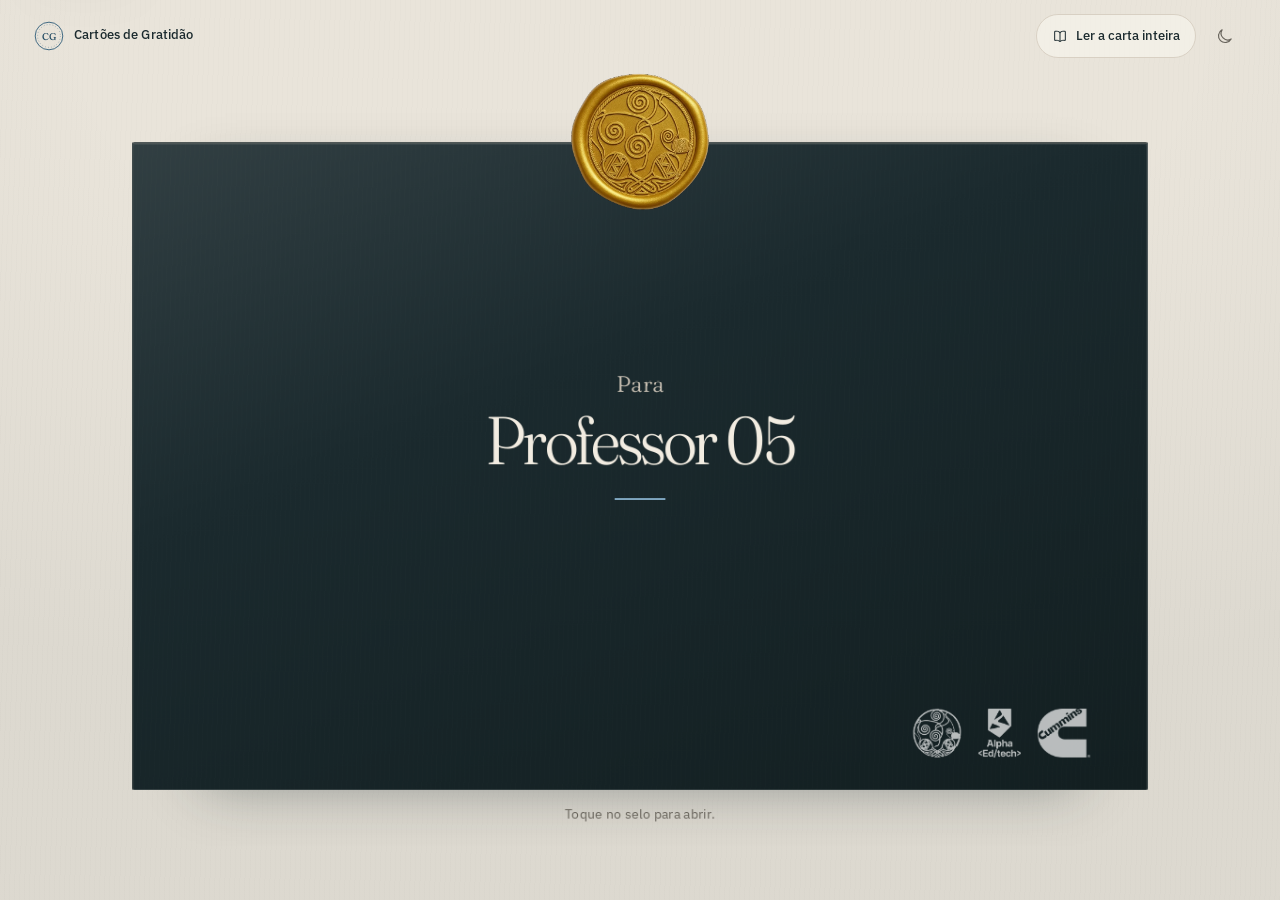
<file: carta/professor-05/index.html>
<!doctype html>
<html lang="pt-BR" data-theme="light">
  <head>
    <meta charset="utf-8">
    <meta name="viewport" content="width=device-width, initial-scale=1">
    <meta name="robots" content="noindex, nofollow">
    <meta name="description" content="Uma carta da turma da Alpha EdTech para Professor 05.">
    <title>Para Professor 05 — Cartões de Gratidão</title>

    <meta property="og:locale" content="pt_BR">
    <meta property="og:type" content="website">
    <meta property="og:site_name" content="Cartões de Gratidão">
    <meta property="og:title" content="Para Professor 05 — Cartões de Gratidão">
    <meta property="og:description" content="Uma carta da turma da Alpha EdTech para Professor 05.">
    <meta property="og:url" content="https://renatopsilva.github.io/cartas-formatura/carta/professor-05/">
    <meta property="og:image" content="https://renatopsilva.github.io/cartas-formatura/assets/img/og/cartoes-de-gratidao.png">
    <meta property="og:image:width" content="1200">
    <meta property="og:image:height" content="630">
    <meta name="twitter:card" content="summary_large_image">
    <meta name="twitter:title" content="Para Professor 05 — Cartões de Gratidão">
    <meta name="twitter:description" content="Uma carta da turma da Alpha EdTech para Professor 05.">
    <meta name="twitter:image" content="https://renatopsilva.github.io/cartas-formatura/assets/img/og/cartoes-de-gratidao.png">

    <link rel="icon" href="../../assets/img/marca/favicon.svg" type="image/svg+xml">
    <link rel="preload" href="../../assets/fonts/fraunces-latin.woff2" as="font" type="font/woff2" crossorigin>
    <link rel="preload" href="../../assets/fonts/ibmplex-latin.woff2" as="font" type="font/woff2" crossorigin>
    <script src="../../assets/js/theme.js"></script>
    <link rel="stylesheet" href="../../assets/css/tokens.css">
    <link rel="stylesheet" href="../../assets/css/base.css">
    <link rel="stylesheet" href="../../assets/css/site.css">
    <link rel="stylesheet" href="../../vendor/reveal/reveal.css">
    <link rel="stylesheet" href="../../assets/css/reveal-theme.css">
  </head>
  <body class="carta-body paper-grain" data-professor="professor-05" data-acento="azul">
    <a class="skip-link" href="#leitura" data-open-reading>Ler a carta inteira</a>

    <div class="app" data-estado="carregando">
      <header class="deck-toolbar">
        <a class="brand" href="../../" aria-label="Cartões de Gratidão — início">
          <span class="brand__seal" aria-hidden="true">
            <svg viewBox="0 0 40 40" focusable="false">
              <circle cx="20" cy="20" r="18.4" fill="none" stroke="currentColor" stroke-width="1.2"></circle>
              <circle cx="20" cy="20" r="15.2" fill="none" stroke="currentColor" stroke-width="0.6" stroke-dasharray="1 3"></circle>
              <text x="20" y="25.2" text-anchor="middle" font-size="13" font-weight="500" fill="currentColor">CG</text>
            </svg>
          </span>
          <span class="brand__name">Cartões de Gratidão</span>
        </a>

        <div class="deck-actions">
          <button class="reading-button" type="button" data-open-reading aria-label="Ler a carta inteira">
            <svg viewBox="0 0 24 24" aria-hidden="true" focusable="false">
              <path d="M12 6.6C10 5 7 4.5 4 5v13.6c3-.4 6 0 8 1.6 2-1.6 5-2 8-1.6V5c-3-.5-6 0-8 1.6Z"></path>
              <path d="M12 6.6v13.6"></path>
            </svg>
            <span>Ler a carta inteira</span>
          </button>

          <button class="theme-toggle" type="button" data-theme-toggle aria-pressed="false" aria-label="Ativar tema escuro" title="Ativar tema escuro">
            <svg class="icon-sun" viewBox="0 0 24 24" aria-hidden="true" focusable="false">
              <circle cx="12" cy="12" r="4"></circle>
              <path d="M12 2v2M12 20v2M4.9 4.9l1.4 1.4M17.7 17.7l1.4 1.4M2 12h2M20 12h2M4.9 19.1l1.4-1.4M17.7 6.3l1.4-1.4"></path>
            </svg>
            <svg class="icon-moon" viewBox="0 0 24 24" aria-hidden="true" focusable="false">
              <path d="M20.4 15.1A8.4 8.4 0 0 1 8.9 3.6a8.5 8.5 0 1 0 11.5 11.5Z"></path>
            </svg>
          </button>
        </div>
      </header>

      <main id="conteudo" class="deck-main">
        <div class="reveal">
          <div class="slides"></div>
        </div>
      </main>

      <p class="deck-status" aria-live="polite"><span class="visually-hidden">Página </span><span data-page-current>1</span><span aria-hidden="true"> / </span><span class="visually-hidden"> de </span><span data-page-total>1</span></p>

      <div class="deck-loading" role="status" aria-live="polite">
        <div class="deck-loading__seal" aria-hidden="true">
          <svg class="seal-mark" viewBox="0 0 200 200" focusable="false">
            <circle class="seal-line" cx="100" cy="100" r="95" stroke-width="1.3"></circle>
            <circle class="seal-line" cx="100" cy="100" r="86" stroke-width="0.7" stroke-dasharray="1.5 5.5" opacity="0.58"></circle>
            <text x="100" y="126" text-anchor="middle" font-size="62" font-weight="360" letter-spacing="-1">CG</text>
          </svg>
        </div>
        <p>Abrindo o cartão<span class="deck-loading__dot" aria-hidden="true"></span></p>
      </div>

      <section class="deck-error" data-erro hidden aria-labelledby="erro-titulo">
        <div class="deck-error__inner">
          <p class="deck-error__kicker">Link não encontrado</p>
          <h1 id="erro-titulo">Este cartão não existe.</h1>
          <p data-erro-texto>O link pode estar incompleto ou a carta ainda não foi publicada. Confira o endereço e tente de novo.</p>
          <a class="button-link" href="../../">Voltar ao início</a>
        </div>
      </section>
    </div>

    <dialog class="reading-dialog" id="leitura" aria-labelledby="leitura-titulo">
      <div class="reading-bar">
        <div class="reading-bar__identity">
          <span class="reading-bar__seal" aria-hidden="true">
            <svg viewBox="0 0 40 40" focusable="false">
              <circle cx="20" cy="20" r="18.4" fill="none" stroke="currentColor" stroke-width="1.2"></circle>
              <circle cx="20" cy="20" r="15.2" fill="none" stroke="currentColor" stroke-width="0.6" stroke-dasharray="1 3"></circle>
              <text x="20" y="25.2" text-anchor="middle" font-size="13" font-weight="500" fill="currentColor">CG</text>
            </svg>
          </span>
          <p class="reading-bar__title" id="leitura-titulo" data-reading-title>Ler a carta inteira</p>
        </div>
        <div class="reading-bar__actions">
          <button class="theme-toggle" type="button" data-theme-toggle aria-pressed="false" aria-label="Ativar tema escuro" title="Ativar tema escuro">
            <svg class="icon-sun" viewBox="0 0 24 24" aria-hidden="true" focusable="false">
              <circle cx="12" cy="12" r="4"></circle>
              <path d="M12 2v2M12 20v2M4.9 4.9l1.4 1.4M17.7 17.7l1.4 1.4M2 12h2M20 12h2M4.9 19.1l1.4-1.4M17.7 6.3l1.4-1.4"></path>
            </svg>
            <svg class="icon-moon" viewBox="0 0 24 24" aria-hidden="true" focusable="false">
              <path d="M20.4 15.1A8.4 8.4 0 0 1 8.9 3.6a8.5 8.5 0 1 0 11.5 11.5Z"></path>
            </svg>
          </button>
          <button class="reading-close" type="button" data-close-reading aria-label="Fechar a leitura">
            <span>Fechar</span>
            <svg viewBox="0 0 24 24" aria-hidden="true" focusable="false">
              <path d="M6 6l12 12M18 6L6 18"></path>
            </svg>
          </button>
        </div>
      </div>
      <div class="reading-scroll">
        <div data-reading-content></div>
      </div>
    </dialog>

    <noscript>
      <div class="noscript">
        <p>Este cartão precisa de JavaScript para abrir e virar as páginas. Ative o JavaScript no navegador para ler a carta.</p>
      </div>
    </noscript>

    <script src="../../dados.js"></script>
    <script src="../../vendor/reveal/reveal.js"></script>
    <script src="../../assets/js/render-carta.js"></script>
    <script src="../../assets/js/reading-mode.js"></script>
  </body>
</html>
</file>
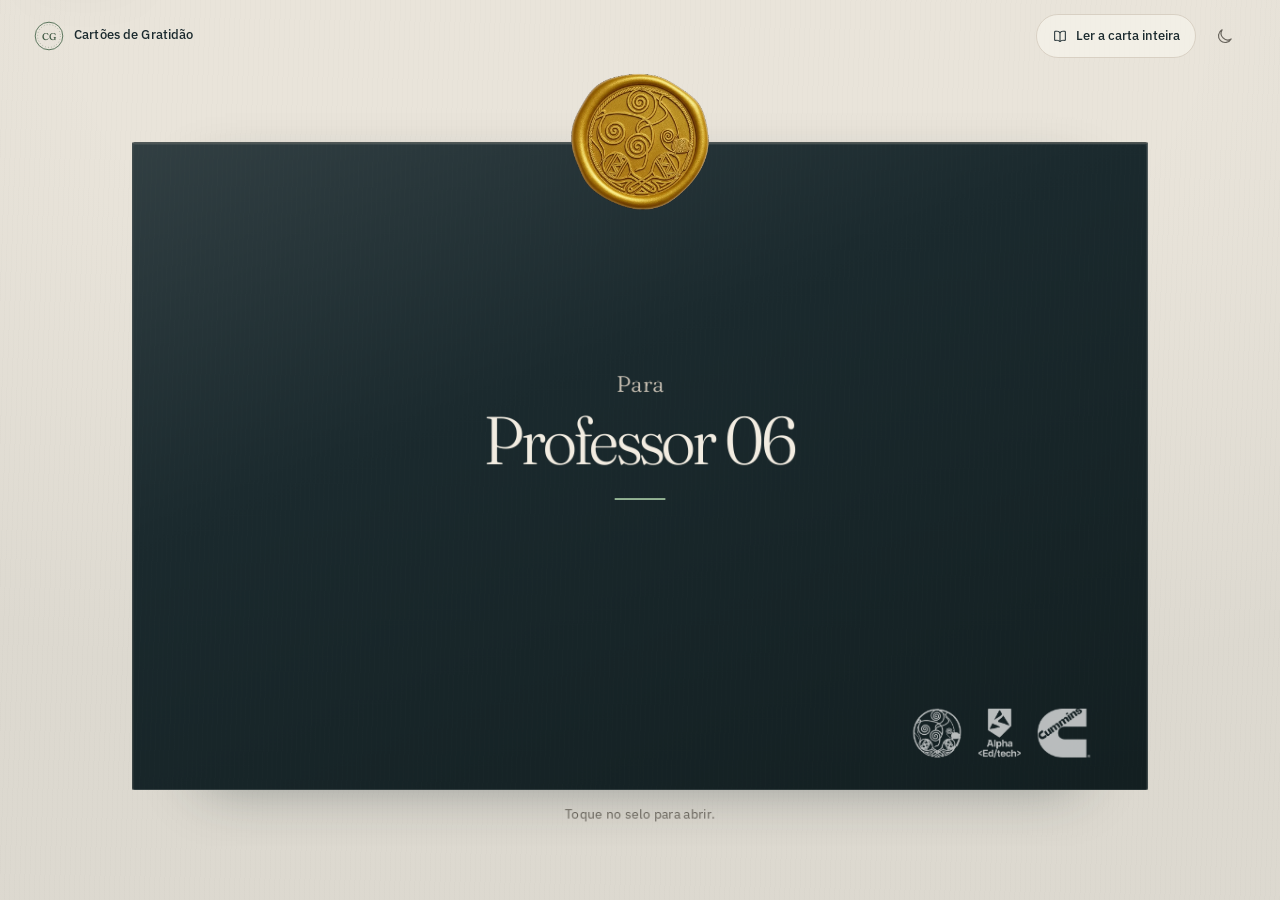
<file: carta/professor-06/index.html>
<!doctype html>
<html lang="pt-BR" data-theme="light">
  <head>
    <meta charset="utf-8">
    <meta name="viewport" content="width=device-width, initial-scale=1">
    <meta name="robots" content="noindex, nofollow">
    <meta name="description" content="Uma carta da turma da Alpha EdTech para Professor 06.">
    <title>Para Professor 06 — Cartões de Gratidão</title>

    <meta property="og:locale" content="pt_BR">
    <meta property="og:type" content="website">
    <meta property="og:site_name" content="Cartões de Gratidão">
    <meta property="og:title" content="Para Professor 06 — Cartões de Gratidão">
    <meta property="og:description" content="Uma carta da turma da Alpha EdTech para Professor 06.">
    <meta property="og:url" content="https://renatopsilva.github.io/cartas-formatura/carta/professor-06/">
    <meta property="og:image" content="https://renatopsilva.github.io/cartas-formatura/assets/img/og/cartoes-de-gratidao.png">
    <meta property="og:image:width" content="1200">
    <meta property="og:image:height" content="630">
    <meta name="twitter:card" content="summary_large_image">
    <meta name="twitter:title" content="Para Professor 06 — Cartões de Gratidão">
    <meta name="twitter:description" content="Uma carta da turma da Alpha EdTech para Professor 06.">
    <meta name="twitter:image" content="https://renatopsilva.github.io/cartas-formatura/assets/img/og/cartoes-de-gratidao.png">

    <link rel="icon" href="../../assets/img/marca/favicon.svg" type="image/svg+xml">
    <link rel="preload" href="../../assets/fonts/fraunces-latin.woff2" as="font" type="font/woff2" crossorigin>
    <link rel="preload" href="../../assets/fonts/ibmplex-latin.woff2" as="font" type="font/woff2" crossorigin>
    <script src="../../assets/js/theme.js"></script>
    <link rel="stylesheet" href="../../assets/css/tokens.css">
    <link rel="stylesheet" href="../../assets/css/base.css">
    <link rel="stylesheet" href="../../assets/css/site.css">
    <link rel="stylesheet" href="../../vendor/reveal/reveal.css">
    <link rel="stylesheet" href="../../assets/css/reveal-theme.css">
  </head>
  <body class="carta-body paper-grain" data-professor="professor-06" data-acento="verde">
    <a class="skip-link" href="#leitura" data-open-reading>Ler a carta inteira</a>

    <div class="app" data-estado="carregando">
      <header class="deck-toolbar">
        <a class="brand" href="../../" aria-label="Cartões de Gratidão — início">
          <span class="brand__seal" aria-hidden="true">
            <svg viewBox="0 0 40 40" focusable="false">
              <circle cx="20" cy="20" r="18.4" fill="none" stroke="currentColor" stroke-width="1.2"></circle>
              <circle cx="20" cy="20" r="15.2" fill="none" stroke="currentColor" stroke-width="0.6" stroke-dasharray="1 3"></circle>
              <text x="20" y="25.2" text-anchor="middle" font-size="13" font-weight="500" fill="currentColor">CG</text>
            </svg>
          </span>
          <span class="brand__name">Cartões de Gratidão</span>
        </a>

        <div class="deck-actions">
          <button class="reading-button" type="button" data-open-reading aria-label="Ler a carta inteira">
            <svg viewBox="0 0 24 24" aria-hidden="true" focusable="false">
              <path d="M12 6.6C10 5 7 4.5 4 5v13.6c3-.4 6 0 8 1.6 2-1.6 5-2 8-1.6V5c-3-.5-6 0-8 1.6Z"></path>
              <path d="M12 6.6v13.6"></path>
            </svg>
            <span>Ler a carta inteira</span>
          </button>

          <button class="theme-toggle" type="button" data-theme-toggle aria-pressed="false" aria-label="Ativar tema escuro" title="Ativar tema escuro">
            <svg class="icon-sun" viewBox="0 0 24 24" aria-hidden="true" focusable="false">
              <circle cx="12" cy="12" r="4"></circle>
              <path d="M12 2v2M12 20v2M4.9 4.9l1.4 1.4M17.7 17.7l1.4 1.4M2 12h2M20 12h2M4.9 19.1l1.4-1.4M17.7 6.3l1.4-1.4"></path>
            </svg>
            <svg class="icon-moon" viewBox="0 0 24 24" aria-hidden="true" focusable="false">
              <path d="M20.4 15.1A8.4 8.4 0 0 1 8.9 3.6a8.5 8.5 0 1 0 11.5 11.5Z"></path>
            </svg>
          </button>
        </div>
      </header>

      <main id="conteudo" class="deck-main">
        <div class="reveal">
          <div class="slides"></div>
        </div>
      </main>

      <p class="deck-status" aria-live="polite"><span class="visually-hidden">Página </span><span data-page-current>1</span><span aria-hidden="true"> / </span><span class="visually-hidden"> de </span><span data-page-total>1</span></p>

      <div class="deck-loading" role="status" aria-live="polite">
        <div class="deck-loading__seal" aria-hidden="true">
          <svg class="seal-mark" viewBox="0 0 200 200" focusable="false">
            <circle class="seal-line" cx="100" cy="100" r="95" stroke-width="1.3"></circle>
            <circle class="seal-line" cx="100" cy="100" r="86" stroke-width="0.7" stroke-dasharray="1.5 5.5" opacity="0.58"></circle>
            <text x="100" y="126" text-anchor="middle" font-size="62" font-weight="360" letter-spacing="-1">CG</text>
          </svg>
        </div>
        <p>Abrindo o cartão<span class="deck-loading__dot" aria-hidden="true"></span></p>
      </div>

      <section class="deck-error" data-erro hidden aria-labelledby="erro-titulo">
        <div class="deck-error__inner">
          <p class="deck-error__kicker">Link não encontrado</p>
          <h1 id="erro-titulo">Este cartão não existe.</h1>
          <p data-erro-texto>O link pode estar incompleto ou a carta ainda não foi publicada. Confira o endereço e tente de novo.</p>
          <a class="button-link" href="../../">Voltar ao início</a>
        </div>
      </section>
    </div>

    <dialog class="reading-dialog" id="leitura" aria-labelledby="leitura-titulo">
      <div class="reading-bar">
        <div class="reading-bar__identity">
          <span class="reading-bar__seal" aria-hidden="true">
            <svg viewBox="0 0 40 40" focusable="false">
              <circle cx="20" cy="20" r="18.4" fill="none" stroke="currentColor" stroke-width="1.2"></circle>
              <circle cx="20" cy="20" r="15.2" fill="none" stroke="currentColor" stroke-width="0.6" stroke-dasharray="1 3"></circle>
              <text x="20" y="25.2" text-anchor="middle" font-size="13" font-weight="500" fill="currentColor">CG</text>
            </svg>
          </span>
          <p class="reading-bar__title" id="leitura-titulo" data-reading-title>Ler a carta inteira</p>
        </div>
        <div class="reading-bar__actions">
          <button class="theme-toggle" type="button" data-theme-toggle aria-pressed="false" aria-label="Ativar tema escuro" title="Ativar tema escuro">
            <svg class="icon-sun" viewBox="0 0 24 24" aria-hidden="true" focusable="false">
              <circle cx="12" cy="12" r="4"></circle>
              <path d="M12 2v2M12 20v2M4.9 4.9l1.4 1.4M17.7 17.7l1.4 1.4M2 12h2M20 12h2M4.9 19.1l1.4-1.4M17.7 6.3l1.4-1.4"></path>
            </svg>
            <svg class="icon-moon" viewBox="0 0 24 24" aria-hidden="true" focusable="false">
              <path d="M20.4 15.1A8.4 8.4 0 0 1 8.9 3.6a8.5 8.5 0 1 0 11.5 11.5Z"></path>
            </svg>
          </button>
          <button class="reading-close" type="button" data-close-reading aria-label="Fechar a leitura">
            <span>Fechar</span>
            <svg viewBox="0 0 24 24" aria-hidden="true" focusable="false">
              <path d="M6 6l12 12M18 6L6 18"></path>
            </svg>
          </button>
        </div>
      </div>
      <div class="reading-scroll">
        <div data-reading-content></div>
      </div>
    </dialog>

    <noscript>
      <div class="noscript">
        <p>Este cartão precisa de JavaScript para abrir e virar as páginas. Ative o JavaScript no navegador para ler a carta.</p>
      </div>
    </noscript>

    <script src="../../dados.js"></script>
    <script src="../../vendor/reveal/reveal.js"></script>
    <script src="../../assets/js/render-carta.js"></script>
    <script src="../../assets/js/reading-mode.js"></script>
  </body>
</html>
</file>
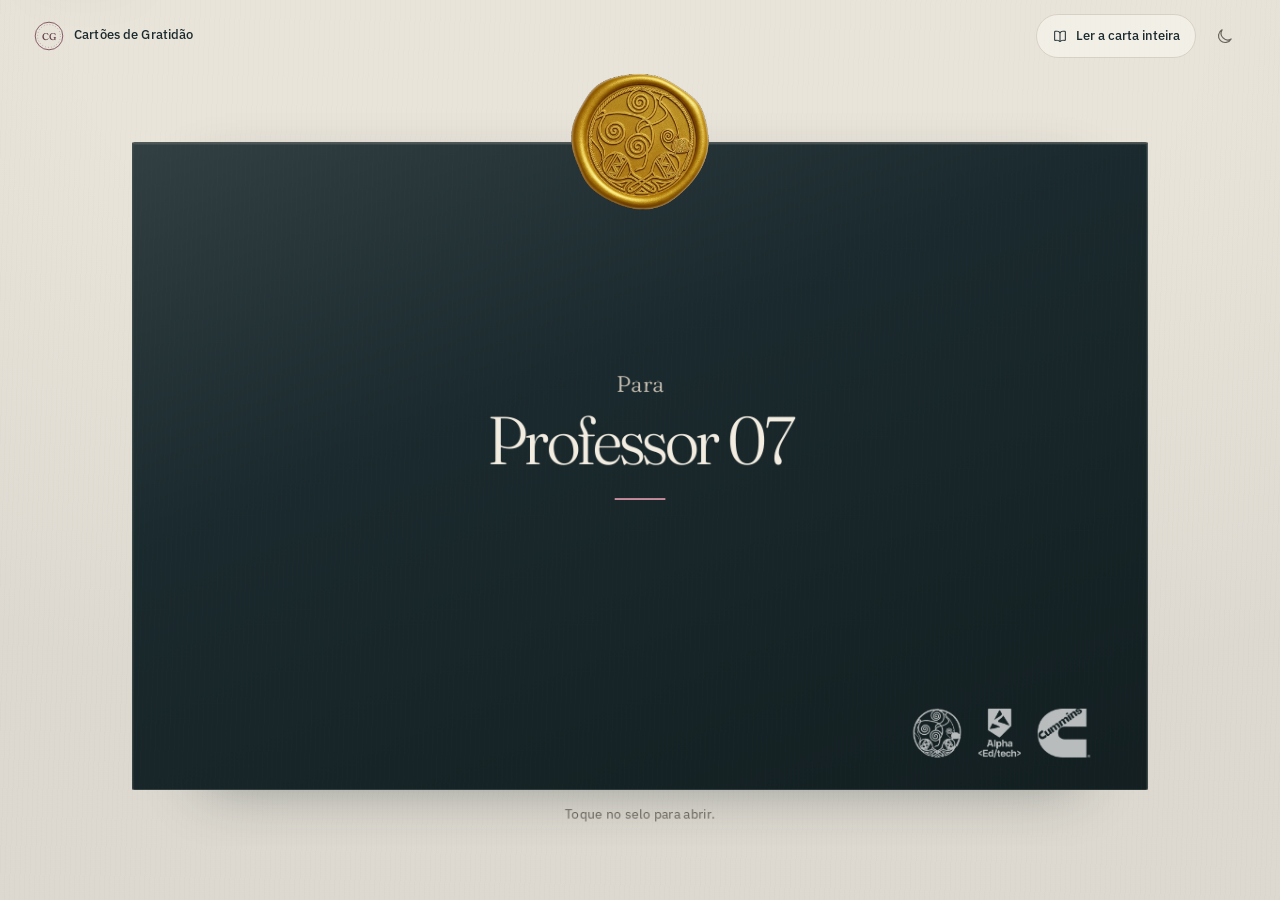
<file: carta/professor-07/index.html>
<!doctype html>
<html lang="pt-BR" data-theme="light">
  <head>
    <meta charset="utf-8">
    <meta name="viewport" content="width=device-width, initial-scale=1">
    <meta name="robots" content="noindex, nofollow">
    <meta name="description" content="Uma carta da turma da Alpha EdTech para Professor 07.">
    <title>Para Professor 07 — Cartões de Gratidão</title>

    <meta property="og:locale" content="pt_BR">
    <meta property="og:type" content="website">
    <meta property="og:site_name" content="Cartões de Gratidão">
    <meta property="og:title" content="Para Professor 07 — Cartões de Gratidão">
    <meta property="og:description" content="Uma carta da turma da Alpha EdTech para Professor 07.">
    <meta property="og:url" content="https://renatopsilva.github.io/cartas-formatura/carta/professor-07/">
    <meta property="og:image" content="https://renatopsilva.github.io/cartas-formatura/assets/img/og/cartoes-de-gratidao.png">
    <meta property="og:image:width" content="1200">
    <meta property="og:image:height" content="630">
    <meta name="twitter:card" content="summary_large_image">
    <meta name="twitter:title" content="Para Professor 07 — Cartões de Gratidão">
    <meta name="twitter:description" content="Uma carta da turma da Alpha EdTech para Professor 07.">
    <meta name="twitter:image" content="https://renatopsilva.github.io/cartas-formatura/assets/img/og/cartoes-de-gratidao.png">

    <link rel="icon" href="../../assets/img/marca/favicon.svg" type="image/svg+xml">
    <link rel="preload" href="../../assets/fonts/fraunces-latin.woff2" as="font" type="font/woff2" crossorigin>
    <link rel="preload" href="../../assets/fonts/ibmplex-latin.woff2" as="font" type="font/woff2" crossorigin>
    <script src="../../assets/js/theme.js"></script>
    <link rel="stylesheet" href="../../assets/css/tokens.css">
    <link rel="stylesheet" href="../../assets/css/base.css">
    <link rel="stylesheet" href="../../assets/css/site.css">
    <link rel="stylesheet" href="../../vendor/reveal/reveal.css">
    <link rel="stylesheet" href="../../assets/css/reveal-theme.css">
  </head>
  <body class="carta-body paper-grain" data-professor="professor-07" data-acento="ameixa">
    <a class="skip-link" href="#leitura" data-open-reading>Ler a carta inteira</a>

    <div class="app" data-estado="carregando">
      <header class="deck-toolbar">
        <a class="brand" href="../../" aria-label="Cartões de Gratidão — início">
          <span class="brand__seal" aria-hidden="true">
            <svg viewBox="0 0 40 40" focusable="false">
              <circle cx="20" cy="20" r="18.4" fill="none" stroke="currentColor" stroke-width="1.2"></circle>
              <circle cx="20" cy="20" r="15.2" fill="none" stroke="currentColor" stroke-width="0.6" stroke-dasharray="1 3"></circle>
              <text x="20" y="25.2" text-anchor="middle" font-size="13" font-weight="500" fill="currentColor">CG</text>
            </svg>
          </span>
          <span class="brand__name">Cartões de Gratidão</span>
        </a>

        <div class="deck-actions">
          <button class="reading-button" type="button" data-open-reading aria-label="Ler a carta inteira">
            <svg viewBox="0 0 24 24" aria-hidden="true" focusable="false">
              <path d="M12 6.6C10 5 7 4.5 4 5v13.6c3-.4 6 0 8 1.6 2-1.6 5-2 8-1.6V5c-3-.5-6 0-8 1.6Z"></path>
              <path d="M12 6.6v13.6"></path>
            </svg>
            <span>Ler a carta inteira</span>
          </button>

          <button class="theme-toggle" type="button" data-theme-toggle aria-pressed="false" aria-label="Ativar tema escuro" title="Ativar tema escuro">
            <svg class="icon-sun" viewBox="0 0 24 24" aria-hidden="true" focusable="false">
              <circle cx="12" cy="12" r="4"></circle>
              <path d="M12 2v2M12 20v2M4.9 4.9l1.4 1.4M17.7 17.7l1.4 1.4M2 12h2M20 12h2M4.9 19.1l1.4-1.4M17.7 6.3l1.4-1.4"></path>
            </svg>
            <svg class="icon-moon" viewBox="0 0 24 24" aria-hidden="true" focusable="false">
              <path d="M20.4 15.1A8.4 8.4 0 0 1 8.9 3.6a8.5 8.5 0 1 0 11.5 11.5Z"></path>
            </svg>
          </button>
        </div>
      </header>

      <main id="conteudo" class="deck-main">
        <div class="reveal">
          <div class="slides"></div>
        </div>
      </main>

      <p class="deck-status" aria-live="polite"><span class="visually-hidden">Página </span><span data-page-current>1</span><span aria-hidden="true"> / </span><span class="visually-hidden"> de </span><span data-page-total>1</span></p>

      <div class="deck-loading" role="status" aria-live="polite">
        <div class="deck-loading__seal" aria-hidden="true">
          <svg class="seal-mark" viewBox="0 0 200 200" focusable="false">
            <circle class="seal-line" cx="100" cy="100" r="95" stroke-width="1.3"></circle>
            <circle class="seal-line" cx="100" cy="100" r="86" stroke-width="0.7" stroke-dasharray="1.5 5.5" opacity="0.58"></circle>
            <text x="100" y="126" text-anchor="middle" font-size="62" font-weight="360" letter-spacing="-1">CG</text>
          </svg>
        </div>
        <p>Abrindo o cartão<span class="deck-loading__dot" aria-hidden="true"></span></p>
      </div>

      <section class="deck-error" data-erro hidden aria-labelledby="erro-titulo">
        <div class="deck-error__inner">
          <p class="deck-error__kicker">Link não encontrado</p>
          <h1 id="erro-titulo">Este cartão não existe.</h1>
          <p data-erro-texto>O link pode estar incompleto ou a carta ainda não foi publicada. Confira o endereço e tente de novo.</p>
          <a class="button-link" href="../../">Voltar ao início</a>
        </div>
      </section>
    </div>

    <dialog class="reading-dialog" id="leitura" aria-labelledby="leitura-titulo">
      <div class="reading-bar">
        <div class="reading-bar__identity">
          <span class="reading-bar__seal" aria-hidden="true">
            <svg viewBox="0 0 40 40" focusable="false">
              <circle cx="20" cy="20" r="18.4" fill="none" stroke="currentColor" stroke-width="1.2"></circle>
              <circle cx="20" cy="20" r="15.2" fill="none" stroke="currentColor" stroke-width="0.6" stroke-dasharray="1 3"></circle>
              <text x="20" y="25.2" text-anchor="middle" font-size="13" font-weight="500" fill="currentColor">CG</text>
            </svg>
          </span>
          <p class="reading-bar__title" id="leitura-titulo" data-reading-title>Ler a carta inteira</p>
        </div>
        <div class="reading-bar__actions">
          <button class="theme-toggle" type="button" data-theme-toggle aria-pressed="false" aria-label="Ativar tema escuro" title="Ativar tema escuro">
            <svg class="icon-sun" viewBox="0 0 24 24" aria-hidden="true" focusable="false">
              <circle cx="12" cy="12" r="4"></circle>
              <path d="M12 2v2M12 20v2M4.9 4.9l1.4 1.4M17.7 17.7l1.4 1.4M2 12h2M20 12h2M4.9 19.1l1.4-1.4M17.7 6.3l1.4-1.4"></path>
            </svg>
            <svg class="icon-moon" viewBox="0 0 24 24" aria-hidden="true" focusable="false">
              <path d="M20.4 15.1A8.4 8.4 0 0 1 8.9 3.6a8.5 8.5 0 1 0 11.5 11.5Z"></path>
            </svg>
          </button>
          <button class="reading-close" type="button" data-close-reading aria-label="Fechar a leitura">
            <span>Fechar</span>
            <svg viewBox="0 0 24 24" aria-hidden="true" focusable="false">
              <path d="M6 6l12 12M18 6L6 18"></path>
            </svg>
          </button>
        </div>
      </div>
      <div class="reading-scroll">
        <div data-reading-content></div>
      </div>
    </dialog>

    <noscript>
      <div class="noscript">
        <p>Este cartão precisa de JavaScript para abrir e virar as páginas. Ative o JavaScript no navegador para ler a carta.</p>
      </div>
    </noscript>

    <script src="../../dados.js"></script>
    <script src="../../vendor/reveal/reveal.js"></script>
    <script src="../../assets/js/render-carta.js"></script>
    <script src="../../assets/js/reading-mode.js"></script>
  </body>
</html>
</file>
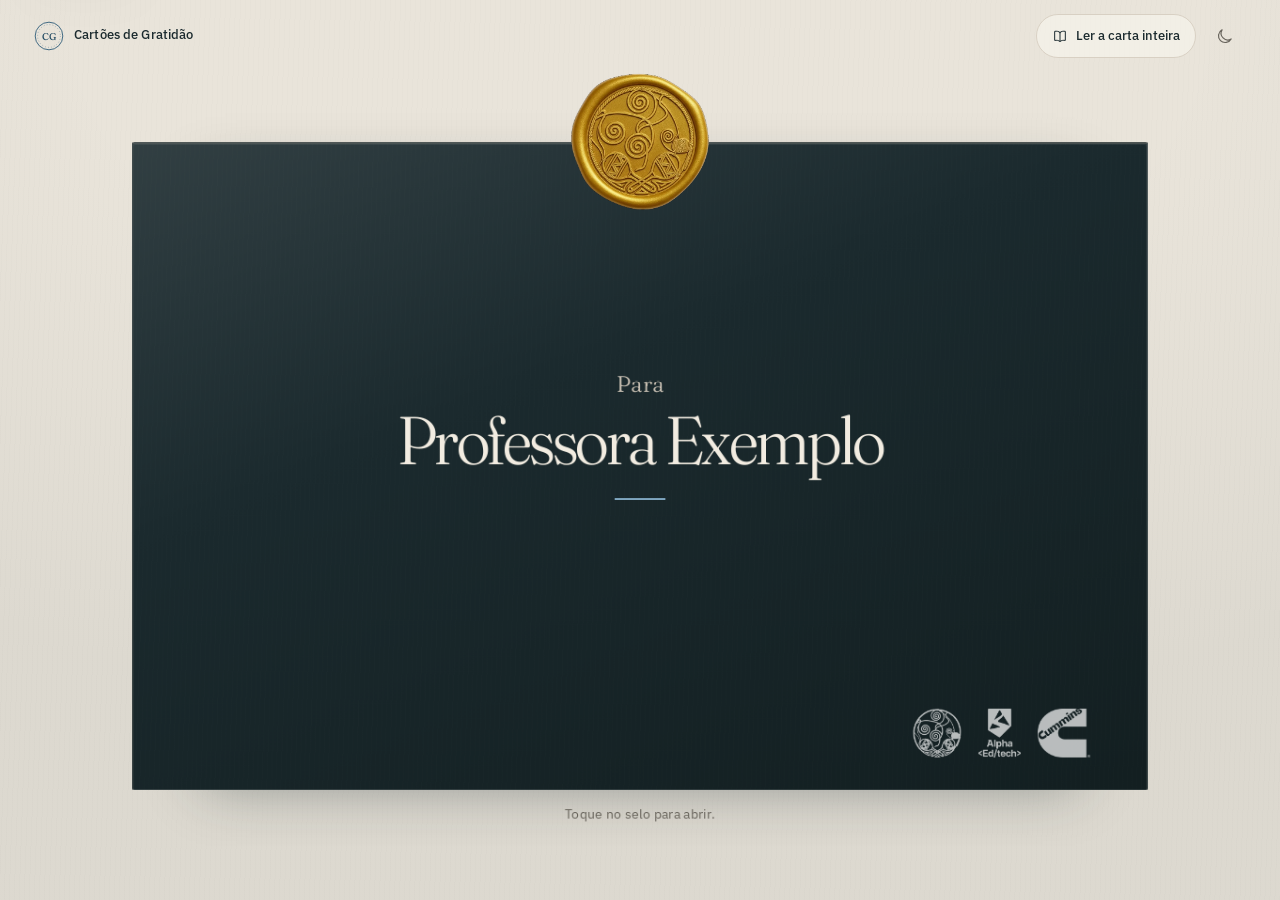
<file: carta/professora-exemplo/index.html>
<!doctype html>
<html lang="pt-BR" data-theme="light">
  <head>
    <meta charset="utf-8">
    <meta name="viewport" content="width=device-width, initial-scale=1">
    <meta name="robots" content="noindex, nofollow">
    <meta name="description" content="Uma carta da turma da Alpha EdTech para Professora Exemplo.">
    <title>Para Professora Exemplo — Cartões de Gratidão</title>

    <meta property="og:locale" content="pt_BR">
    <meta property="og:type" content="website">
    <meta property="og:site_name" content="Cartões de Gratidão">
    <meta property="og:title" content="Para Professora Exemplo — Cartões de Gratidão">
    <meta property="og:description" content="Uma carta da turma da Alpha EdTech para Professora Exemplo.">
    <meta property="og:url" content="https://renatopsilva.github.io/cartas-formatura/carta/professora-exemplo/">
    <meta property="og:image" content="https://renatopsilva.github.io/cartas-formatura/assets/img/og/cartoes-de-gratidao.png">
    <meta property="og:image:width" content="1200">
    <meta property="og:image:height" content="630">
    <meta name="twitter:card" content="summary_large_image">
    <meta name="twitter:title" content="Para Professora Exemplo — Cartões de Gratidão">
    <meta name="twitter:description" content="Uma carta da turma da Alpha EdTech para Professora Exemplo.">
    <meta name="twitter:image" content="https://renatopsilva.github.io/cartas-formatura/assets/img/og/cartoes-de-gratidao.png">

    <link rel="icon" href="../../assets/img/marca/favicon.svg" type="image/svg+xml">
    <link rel="preload" href="../../assets/fonts/fraunces-latin.woff2" as="font" type="font/woff2" crossorigin>
    <link rel="preload" href="../../assets/fonts/ibmplex-latin.woff2" as="font" type="font/woff2" crossorigin>
    <script src="../../assets/js/theme.js"></script>
    <link rel="stylesheet" href="../../assets/css/tokens.css">
    <link rel="stylesheet" href="../../assets/css/base.css">
    <link rel="stylesheet" href="../../assets/css/site.css">
    <link rel="stylesheet" href="../../vendor/reveal/reveal.css">
    <link rel="stylesheet" href="../../assets/css/reveal-theme.css">
  </head>
  <body class="carta-body paper-grain" data-professor="professora-exemplo" data-acento="azul">
    <a class="skip-link" href="#leitura" data-open-reading>Ler a carta inteira</a>

    <div class="app" data-estado="carregando">
      <header class="deck-toolbar">
        <a class="brand" href="../../" aria-label="Cartões de Gratidão — início">
          <span class="brand__seal" aria-hidden="true">
            <svg viewBox="0 0 40 40" focusable="false">
              <circle cx="20" cy="20" r="18.4" fill="none" stroke="currentColor" stroke-width="1.2"></circle>
              <circle cx="20" cy="20" r="15.2" fill="none" stroke="currentColor" stroke-width="0.6" stroke-dasharray="1 3"></circle>
              <text x="20" y="25.2" text-anchor="middle" font-size="13" font-weight="500" fill="currentColor">CG</text>
            </svg>
          </span>
          <span class="brand__name">Cartões de Gratidão</span>
        </a>

        <div class="deck-actions">
          <button class="reading-button" type="button" data-open-reading aria-label="Ler a carta inteira">
            <svg viewBox="0 0 24 24" aria-hidden="true" focusable="false">
              <path d="M12 6.6C10 5 7 4.5 4 5v13.6c3-.4 6 0 8 1.6 2-1.6 5-2 8-1.6V5c-3-.5-6 0-8 1.6Z"></path>
              <path d="M12 6.6v13.6"></path>
            </svg>
            <span>Ler a carta inteira</span>
          </button>

          <button class="theme-toggle" type="button" data-theme-toggle aria-pressed="false" aria-label="Ativar tema escuro" title="Ativar tema escuro">
            <svg class="icon-sun" viewBox="0 0 24 24" aria-hidden="true" focusable="false">
              <circle cx="12" cy="12" r="4"></circle>
              <path d="M12 2v2M12 20v2M4.9 4.9l1.4 1.4M17.7 17.7l1.4 1.4M2 12h2M20 12h2M4.9 19.1l1.4-1.4M17.7 6.3l1.4-1.4"></path>
            </svg>
            <svg class="icon-moon" viewBox="0 0 24 24" aria-hidden="true" focusable="false">
              <path d="M20.4 15.1A8.4 8.4 0 0 1 8.9 3.6a8.5 8.5 0 1 0 11.5 11.5Z"></path>
            </svg>
          </button>
        </div>
      </header>

      <main id="conteudo" class="deck-main">
        <div class="reveal">
          <div class="slides"></div>
        </div>
      </main>

      <p class="deck-status" aria-live="polite"><span class="visually-hidden">Página </span><span data-page-current>1</span><span aria-hidden="true"> / </span><span class="visually-hidden"> de </span><span data-page-total>1</span></p>

      <div class="deck-loading" role="status" aria-live="polite">
        <div class="deck-loading__seal" aria-hidden="true">
          <svg class="seal-mark" viewBox="0 0 200 200" focusable="false">
            <circle class="seal-line" cx="100" cy="100" r="95" stroke-width="1.3"></circle>
            <circle class="seal-line" cx="100" cy="100" r="86" stroke-width="0.7" stroke-dasharray="1.5 5.5" opacity="0.58"></circle>
            <text x="100" y="126" text-anchor="middle" font-size="62" font-weight="360" letter-spacing="-1">CG</text>
          </svg>
        </div>
        <p>Abrindo o cartão<span class="deck-loading__dot" aria-hidden="true"></span></p>
      </div>

      <section class="deck-error" data-erro hidden aria-labelledby="erro-titulo">
        <div class="deck-error__inner">
          <p class="deck-error__kicker">Link não encontrado</p>
          <h1 id="erro-titulo">Este cartão não existe.</h1>
          <p data-erro-texto>O link pode estar incompleto ou a carta ainda não foi publicada. Confira o endereço e tente de novo.</p>
          <a class="button-link" href="../../">Voltar ao início</a>
        </div>
      </section>
    </div>

    <dialog class="reading-dialog" id="leitura" aria-labelledby="leitura-titulo">
      <div class="reading-bar">
        <div class="reading-bar__identity">
          <span class="reading-bar__seal" aria-hidden="true">
            <svg viewBox="0 0 40 40" focusable="false">
              <circle cx="20" cy="20" r="18.4" fill="none" stroke="currentColor" stroke-width="1.2"></circle>
              <circle cx="20" cy="20" r="15.2" fill="none" stroke="currentColor" stroke-width="0.6" stroke-dasharray="1 3"></circle>
              <text x="20" y="25.2" text-anchor="middle" font-size="13" font-weight="500" fill="currentColor">CG</text>
            </svg>
          </span>
          <p class="reading-bar__title" id="leitura-titulo" data-reading-title>Ler a carta inteira</p>
        </div>
        <div class="reading-bar__actions">
          <button class="theme-toggle" type="button" data-theme-toggle aria-pressed="false" aria-label="Ativar tema escuro" title="Ativar tema escuro">
            <svg class="icon-sun" viewBox="0 0 24 24" aria-hidden="true" focusable="false">
              <circle cx="12" cy="12" r="4"></circle>
              <path d="M12 2v2M12 20v2M4.9 4.9l1.4 1.4M17.7 17.7l1.4 1.4M2 12h2M20 12h2M4.9 19.1l1.4-1.4M17.7 6.3l1.4-1.4"></path>
            </svg>
            <svg class="icon-moon" viewBox="0 0 24 24" aria-hidden="true" focusable="false">
              <path d="M20.4 15.1A8.4 8.4 0 0 1 8.9 3.6a8.5 8.5 0 1 0 11.5 11.5Z"></path>
            </svg>
          </button>
          <button class="reading-close" type="button" data-close-reading aria-label="Fechar a leitura">
            <span>Fechar</span>
            <svg viewBox="0 0 24 24" aria-hidden="true" focusable="false">
              <path d="M6 6l12 12M18 6L6 18"></path>
            </svg>
          </button>
        </div>
      </div>
      <div class="reading-scroll">
        <div data-reading-content></div>
      </div>
    </dialog>

    <noscript>
      <div class="noscript">
        <p>Este cartão precisa de JavaScript para abrir e virar as páginas. Ative o JavaScript no navegador para ler a carta.</p>
      </div>
    </noscript>

    <script src="../../dados.js"></script>
    <script src="../../vendor/reveal/reveal.js"></script>
    <script src="../../assets/js/render-carta.js"></script>
    <script src="../../assets/js/reading-mode.js"></script>
  </body>
</html>
</file>
<file: assets/css/tokens.css>
/* ==========================================================================
   Cartões de Gratidão — tokens
   Fontes self-hosted (OFL), paleta e tipografia definidas no PLANO.md.
   ========================================================================== */

@font-face {
  font-family: "Fraunces";
  src: url("../fonts/fraunces-latin.woff2") format("woff2");
  font-weight: 300 700;
  font-style: normal;
  font-display: swap;
  unicode-range: U+0000-00FF, U+0131, U+0152-0153, U+02BB-02BC, U+02C6, U+02DA,
    U+02DC, U+0304, U+0308, U+0329, U+2000-206F, U+20AC, U+2122, U+2191, U+2193,
    U+2212, U+2215, U+FEFF, U+FFFD;
}

@font-face {
  font-family: "Fraunces";
  src: url("../fonts/fraunces-latin-ext.woff2") format("woff2");
  font-weight: 300 700;
  font-style: normal;
  font-display: swap;
  unicode-range: U+0100-02BA, U+02BD-02C5, U+02C7-02CC, U+02CE-02D7,
    U+02DD-02FF, U+0304, U+0308, U+0329, U+1D00-1DBF, U+1E00-1E9F,
    U+1EF2-1EFF, U+2020, U+20A0-20AB, U+20AD-20C4, U+2113, U+2C60-2C7F,
    U+A720-A7FF;
}

@font-face {
  font-family: "IBM Plex Sans";
  src: url("../fonts/ibmplex-latin.woff2") format("woff2");
  font-weight: 100 700;
  font-style: normal;
  font-display: swap;
  unicode-range: U+0000-00FF, U+0131, U+0152-0153, U+02BB-02BC, U+02C6, U+02DA,
    U+02DC, U+0304, U+0308, U+0329, U+2000-206F, U+20AC, U+2122, U+2191, U+2193,
    U+2212, U+2215, U+FEFF, U+FFFD;
}

@font-face {
  font-family: "IBM Plex Sans";
  src: url("../fonts/ibmplex-latin-ext.woff2") format("woff2");
  font-weight: 100 700;
  font-style: normal;
  font-display: swap;
  unicode-range: U+0100-02BA, U+02BD-02C5, U+02C7-02CC, U+02CE-02D7,
    U+02DD-02FF, U+0304, U+0308, U+0329, U+1D00-1DBF, U+1E00-1E9F,
    U+1EF2-1EFF, U+2020, U+20A0-20AB, U+20AD-20C4, U+2113, U+2C60-2C7F,
    U+A720-A7FF;
}

:root {
  color-scheme: light;

  /* Cor */
  --bg: #e9e4da;
  --card: #faf7f0;
  --ink: #1b2a2e;
  --muted: #67635b;
  --line: #d8d0c3;
  --seal: #a33b32;

  --bg-deep: #dfd8cc;
  --card-raised: #fffdf8;
  --ink-soft: #405055;
  --seal-soft: #f0e3df;

  /* Acento padrão; cada professor sobrescreve com data-acento. */
  --accent: var(--seal);
  --accent-ink: #7f2c25;
  --accent-wash: #f2e4e0;
  --accent-envelope: #c46a5e;

  /* Envelope — o objeto escuro que fecha a página 1. */
  --envelope: #1b2a2e;
  --envelope-deep: #131f21;
  --envelope-ink: #f2ece1;
  --envelope-muted: #c9c1b4;
  --envelope-line: rgb(242 236 225 / 18%);

  /* Tipografia */
  --font-display: "Fraunces", "Iowan Old Style", Georgia, serif;
  --font-ui: "IBM Plex Sans", "Helvetica Neue", Arial, sans-serif;

  /* Medidas */
  --measure: 66ch;
  --radius: 2px;
  --shadow-card: 0 1px 1px rgb(27 42 46 / 5%), 0 18px 48px -22px rgb(27 42 46 / 34%),
    0 3px 10px rgb(27 42 46 / 6%);
  --shadow-raised: 0 1px 1px rgb(27 42 46 / 5%), 0 24px 70px -26px rgb(27 42 46 / 42%);

  /* Movimento */
  --ease-out: cubic-bezier(0.22, 0.61, 0.36, 1);
  --speed-fast: 140ms;
  --speed-base: 240ms;
}

html[data-theme="dark"] {
  color-scheme: dark;

  --bg: #0e1618;
  --card: #162225;
  --ink: #f2ece1;
  --muted: #a8a196;
  --line: #2e3d40;
  --seal: #c46a5e;

  --bg-deep: #0a1113;
  --card-raised: #1b292c;
  --ink-soft: #d4cec4;
  --seal-soft: #3a2422;

  --accent: var(--seal);
  --accent-ink: #e5a198;
  --accent-wash: #3a2422;
  --accent-envelope: #c46a5e;

  --envelope: #223437;
  --envelope-deep: #1a292c;
  --envelope-ink: #f2ece1;
  --envelope-muted: #c9c1b4;
  --envelope-line: rgb(242 236 225 / 22%);

  --shadow-card: 0 1px 1px rgb(0 0 0 / 30%), 0 22px 60px -20px rgb(0 0 0 / 70%);
  --shadow-raised: 0 1px 1px rgb(0 0 0 / 35%), 0 30px 80px -24px rgb(0 0 0 / 80%);
}

/* Acentos por professor — claro */
[data-acento="seal"] {
  --accent: #a33b32;
  --accent-ink: #7f2c25;
  --accent-wash: #f2e4e0;
  --accent-envelope: #c46a5e;
}
[data-acento="azul"] {
  --accent: #2f5d7a;
  --accent-ink: #244b63;
  --accent-wash: #e2eaf0;
  --accent-envelope: #7fa6c0;
}
[data-acento="verde"] {
  --accent: #4e6b52;
  --accent-ink: #3d5641;
  --accent-wash: #e4eae2;
  --accent-envelope: #93b394;
}
[data-acento="ameixa"] {
  --accent: #7a4e5a;
  --accent-ink: #623f49;
  --accent-wash: #eee2e5;
  --accent-envelope: #c48c9c;
}
[data-acento="ocre"] {
  --accent: #b07a3c;
  --accent-ink: #8a5d29;
  --accent-wash: #f2e7d8;
  --accent-envelope: #d8a75e;
}

/* Acentos por professor — escuro */
html[data-theme="dark"] [data-acento="seal"] {
  --accent: #c46a5e;
  --accent-ink: #e5a198;
  --accent-wash: #3a2422;
}
html[data-theme="dark"] [data-acento="azul"] {
  --accent: #7fa6c0;
  --accent-ink: #a9c6d9;
  --accent-wash: #1d2d36;
}
html[data-theme="dark"] [data-acento="verde"] {
  --accent: #93b394;
  --accent-ink: #b5cdb6;
  --accent-wash: #223026;
}
html[data-theme="dark"] [data-acento="ameixa"] {
  --accent: #c48c9c;
  --accent-ink: #d9aeb9;
  --accent-wash: #32242a;
}
html[data-theme="dark"] [data-acento="ocre"] {
  --accent: #d8a75e;
  --accent-ink: #e5c28d;
  --accent-wash: #342a1d;
}
</file>
<file: assets/css/base.css>
/* ==========================================================================
   Base — reset, tipografia de interface, foco e utilidades
   ========================================================================== */

*,
*::before,
*::after {
  box-sizing: border-box;
}

html {
  -webkit-text-size-adjust: 100%;
  text-size-adjust: 100%;
}

body {
  margin: 0;
  min-height: 100vh;
  background: var(--bg);
  color: var(--ink);
  font-family: var(--font-ui);
  font-size: 1rem;
  line-height: 1.5;
  -webkit-font-smoothing: antialiased;
  text-rendering: optimizeLegibility;
}

body,
button,
input,
textarea,
select {
  font-family: var(--font-ui);
}

h1,
h2,
h3,
h4,
p,
figure,
blockquote {
  margin: 0;
}

h1,
h2,
h3,
h4 {
  font-family: var(--font-display);
  font-weight: 400;
  line-height: 1.05;
  letter-spacing: -0.02em;
  text-wrap: balance;
}

p {
  text-wrap: pretty;
}

ul,
ol {
  margin: 0;
  padding: 0;
}

img,
svg {
  display: block;
  max-width: 100%;
}

img {
  height: auto;
}

a {
  color: inherit;
  text-decoration-thickness: 1px;
  text-underline-offset: 0.18em;
}

a:hover {
  text-decoration-color: var(--accent);
}

button {
  color: inherit;
  font: inherit;
}

button,
[role="button"],
a,
input,
textarea,
select,
summary {
  -webkit-tap-highlight-color: transparent;
}

:focus {
  outline: none;
}

:focus-visible {
  outline: 2px solid var(--accent-ink);
  outline-offset: 4px;
}

::selection {
  background: var(--accent-ink);
  color: var(--card);
}

[hidden] {
  display: none !important;
}

.visually-hidden {
  position: absolute !important;
  width: 1px !important;
  height: 1px !important;
  padding: 0 !important;
  margin: -1px !important;
  overflow: hidden !important;
  clip: rect(0 0 0 0) !important;
  clip-path: inset(50%) !important;
  white-space: nowrap !important;
  border: 0 !important;
}

.skip-link {
  position: fixed;
  top: 12px;
  left: 12px;
  z-index: 120;
  transform: translateY(-160%);
  padding: 12px 16px;
  border: 1px solid var(--line);
  background: var(--card);
  color: var(--ink);
  font-size: 0.875rem;
  font-weight: 500;
  text-decoration: none;
  box-shadow: var(--shadow-card);
  transition: transform var(--speed-fast) var(--ease-out);
}

.skip-link:focus-visible {
  transform: translateY(0);
}

/* Botão de tema */
.theme-toggle {
  display: inline-flex;
  align-items: center;
  justify-content: center;
  width: 44px;
  height: 44px;
  padding: 0;
  border: 1px solid transparent;
  border-radius: 999px;
  background: transparent;
  color: var(--muted);
  cursor: pointer;
  transition: color var(--speed-fast) var(--ease-out),
    background-color var(--speed-fast) var(--ease-out),
    border-color var(--speed-fast) var(--ease-out);
}

.theme-toggle:hover {
  color: var(--ink);
  border-color: var(--line);
  background: color-mix(in srgb, var(--card) 60%, transparent);
}

.theme-toggle svg {
  width: 19px;
  height: 19px;
  stroke: currentColor;
  fill: none;
  stroke-width: 1.5;
  stroke-linecap: round;
  stroke-linejoin: round;
}

.theme-toggle .icon-sun,
.theme-toggle .icon-moon {
  display: none;
}

html[data-theme="light"] .theme-toggle .icon-moon,
html[data-theme="dark"] .theme-toggle .icon-sun,
html:not([data-theme]) .theme-toggle .icon-moon {
  display: block;
}

/* Selo em SVG */
.seal-mark {
  display: block;
  width: 100%;
  height: auto;
  overflow: visible;
  color: var(--accent);
}

.seal-mark text,
.brand__seal text,
.reading-bar__seal text {
  fill: var(--accent-ink);
  font-family: var(--font-display);
}

.seal-mark .seal-micro {
  font-family: var(--font-ui);
  font-size: 11px;
  font-weight: 500;
  letter-spacing: 0.16em;
  opacity: 0.92;
}

.seal-mark .seal-year {
  font-family: var(--font-ui);
  font-size: 10px;
  font-weight: 500;
  letter-spacing: 0.18em;
  opacity: 0.85;
}

.seal-mark .seal-line {
  fill: none;
  stroke: currentColor;
}

.seal-mark .seal-diamond {
  fill: currentColor;
}

/* Botões de ícone genéricos */
.icon-button {
  display: inline-flex;
  align-items: center;
  justify-content: center;
  width: 44px;
  height: 44px;
  padding: 0;
  border: 1px solid var(--line);
  border-radius: 999px;
  background: var(--card);
  color: var(--ink);
  cursor: pointer;
  transition: border-color var(--speed-fast) var(--ease-out),
    background-color var(--speed-fast) var(--ease-out);
}

.icon-button:hover {
  border-color: var(--accent);
}

.icon-button svg {
  width: 18px;
  height: 18px;
  stroke: currentColor;
  fill: none;
  stroke-width: 1.5;
  stroke-linecap: round;
  stroke-linejoin: round;
}

/* Aviso sem JavaScript */
.noscript {
  position: fixed;
  inset: 0;
  z-index: 200;
  display: grid;
  place-items: center;
  padding: 32px;
  background: var(--bg);
}

.noscript p {
  max-width: 42ch;
  padding: 28px;
  border: 1px solid var(--line);
  background: var(--card);
  font-family: var(--font-display);
  font-size: 1.25rem;
  line-height: 1.6;
}

/* Diálogo nativo */
dialog {
  padding: 0;
  border: 0;
  color: var(--ink);
  background: var(--card);
}

dialog::backdrop {
  background: rgb(14 22 24 / 55%);
  -webkit-backdrop-filter: blur(3px);
  backdrop-filter: blur(3px);
}

@media (prefers-reduced-motion: reduce) {
  *,
  *::before,
  *::after {
    scroll-behavior: auto !important;
    animation-duration: 0.01ms !important;
    animation-iteration-count: 1 !important;
    transition-duration: 0.01ms !important;
  }
}
</file>
<file: assets/css/site.css>
/* ==========================================================================
   Site público — capa, páginas de professor (chrome), erro e modo leitura
   ========================================================================== */

/* --------------------------------------------------------------------------
   Textura de papel
   -------------------------------------------------------------------------- */
.paper-grain {
  position: relative;
}

.paper-grain::after {
  content: "";
  position: absolute;
  inset: 0;
  pointer-events: none;
  opacity: 0.55;
  background-image: radial-gradient(
      rgb(27 42 46 / 3%) 0.6px,
      transparent 0.6px
    ),
    repeating-linear-gradient(
      92deg,
      rgb(27 42 46 / 1.8%) 0 1px,
      transparent 1px 5px
    );
  background-size: 4px 4px, 100% 100%;
  mix-blend-mode: multiply;
}

html[data-theme="dark"] .paper-grain::after {
  opacity: 0.3;
  background-image: radial-gradient(rgb(242 236 225 / 3%) 0.6px, transparent 0.6px),
    repeating-linear-gradient(
      92deg,
      rgb(242 236 225 / 1.4%) 0 1px,
      transparent 1px 5px
    );
  mix-blend-mode: screen;
}

/* --------------------------------------------------------------------------
   Marca
   -------------------------------------------------------------------------- */
.brand {
  display: inline-flex;
  align-items: center;
  gap: 10px;
  color: var(--ink);
  font-size: 0.8125rem;
  font-weight: 500;
  letter-spacing: 0.01em;
  text-decoration: none;
  white-space: nowrap;
}

.brand:hover {
  text-decoration: none;
}

.brand__seal {
  display: grid;
  place-items: center;
  width: 30px;
  height: 30px;
  flex: 0 0 30px;
  color: var(--accent);
}

.brand__seal svg {
  width: 100%;
  height: 100%;
}

.brand__name {
  border-bottom: 1px solid transparent;
  padding-bottom: 1px;
  transition: border-color var(--speed-fast) var(--ease-out);
}

.brand:hover .brand__name,
.brand:focus-visible .brand__name {
  border-color: var(--line);
}

/* --------------------------------------------------------------------------
   Página inicial
   -------------------------------------------------------------------------- */
.home-shell {
  display: flex;
  flex-direction: column;
  min-height: 100vh;
  min-height: 100dvh;
  background:
    radial-gradient(120% 90% at 82% 10%, transparent 55%, rgb(27 42 46 / 5%) 100%),
    var(--bg);
}

.home-header {
  display: flex;
  align-items: center;
  justify-content: space-between;
  gap: 16px;
  width: 100%;
  max-width: 1320px;
  margin: 0 auto;
  padding: 22px clamp(20px, 4vw, 52px);
}

.home {
  display: grid;
  grid-template-columns: minmax(0, 1.05fr) minmax(0, 0.95fr);
  align-items: center;
  gap: clamp(32px, 4vw, 56px);
  width: 100%;
  max-width: 1320px;
  margin: auto;
  padding: clamp(32px, 5vw, 64px) clamp(20px, 4vw, 52px);
}

.home-intro {
  max-width: 620px;
  padding-bottom: 8px;
}

.home-kicker {
  display: flex;
  align-items: center;
  gap: 12px;
  margin-bottom: clamp(28px, 4vw, 48px);
  color: var(--muted);
  font-family: var(--font-ui);
  font-size: 0.8125rem;
  font-weight: 500;
  letter-spacing: 0.06em;
}

.home-kicker::before {
  content: "";
  width: 44px;
  height: 1px;
  background: var(--accent);
}

.home h1 {
  margin-bottom: 28px;
  font-size: clamp(3.25rem, 7.4vw, 6.9rem);
  font-weight: 300;
  line-height: 0.92;
  letter-spacing: -0.045em;
  font-variation-settings: "opsz" 110, "SOFT" 30, "WONK" 0;
}

.home h1 span {
  display: block;
}

.home-lead {
  max-width: 40ch;
  font-family: var(--font-display);
  font-size: clamp(1.125rem, 1.8vw, 1.375rem);
  line-height: 1.55;
  color: var(--ink-soft);
}

.home-note {
  max-width: 46ch;
  margin-top: 28px;
  padding-top: 20px;
  border-top: 1px solid var(--line);
  color: var(--muted);
  font-size: 0.875rem;
  line-height: 1.65;
}

.home-card {
  justify-self: center;
  width: min(100%, 560px);
  perspective: 1400px;
}

.home-card__stack {
  position: relative;
}

.home-card__stack::before,
.home-card__stack::after {
  content: "";
  position: absolute;
  inset: 0;
  border: 1px solid var(--line);
  background: var(--card);
  box-shadow: var(--shadow-card);
}

.home-card__stack::before {
  transform: translate(10px, 12px) rotate(1.1deg);
  opacity: 0.55;
}

.home-card__stack::after {
  transform: translate(5px, 6px) rotate(0.5deg);
  opacity: 0.8;
}

.home-card__sheet {
  position: relative;
  z-index: 1;
  display: flex;
  flex-direction: column;
  aspect-ratio: 1160 / 820;
  padding: clamp(22px, 3.4vw, 34px);
  border: 1px solid var(--line);
  background: var(--card);
  box-shadow: var(--shadow-raised);
}

.home-card__head {
  display: flex;
  align-items: baseline;
  justify-content: space-between;
  gap: 12px;
  padding-bottom: 16px;
  border-bottom: 1px solid var(--line);
  color: var(--muted);
  font-size: 0.6875rem;
  font-weight: 500;
  letter-spacing: 0.045em;
}

.home-card__seal {
  position: relative;
  flex: 1;
  min-height: 0;
  overflow: hidden;
}

.home-card__seal svg {
  position: absolute;
  inset: 6%;
  width: 88%;
  height: 88%;
}

.home-card__foot {
  display: flex;
  align-items: flex-end;
  justify-content: space-between;
  gap: 24px;
  padding-top: 18px;
  border-top: 1px solid var(--line);
}

.home-card__foot p {
  max-width: 22ch;
  font-family: var(--font-display);
  font-size: clamp(1rem, 1.4vw, 1.1875rem);
  line-height: 1.35;
  color: var(--ink);
  font-variation-settings: "opsz" 24, "SOFT" 40, "WONK" 0;
}

.home-card__foot span {
  color: var(--muted);
  font-size: 0.75rem;
  font-weight: 500;
  letter-spacing: 0.04em;
}

.home-footer {
  display: flex;
  align-items: center;
  justify-content: space-between;
  gap: 16px;
  width: 100%;
  max-width: 1320px;
  margin: 0 auto;
  padding: 24px clamp(20px, 4vw, 52px) 28px;
  color: var(--muted);
  font-size: 0.75rem;
}

.home-footer a {
  text-decoration-color: var(--line);
}

/* --------------------------------------------------------------------------
   Páginas de professor — chrome fora do cartão
   -------------------------------------------------------------------------- */
.carta-body {
  overflow: hidden;
  background:
    radial-gradient(95% 80% at 50% 2%, transparent 45%, rgb(27 42 46 / 5%) 100%),
    var(--bg);
}

.deck-main {
  box-sizing: border-box;
  width: 100%;
  height: 100vh;
  height: 100dvh;
  padding: 58px clamp(10px, 2.6vw, 46px) 54px;
}

.deck-toolbar {
  position: fixed;
  top: 0;
  right: 0;
  left: 0;
  z-index: 40;
  display: flex;
  align-items: center;
  justify-content: space-between;
  gap: 16px;
  padding: 14px clamp(14px, 3vw, 34px);
  pointer-events: none;
}

.deck-toolbar > * {
  pointer-events: auto;
}

.deck-actions {
  display: flex;
  align-items: center;
  gap: 6px;
}

.deck-brand .brand__name {
  font-size: 0.75rem;
}

.reading-button {
  display: inline-flex;
  align-items: center;
  gap: 8px;
  min-height: 44px;
  padding: 0 15px;
  border: 1px solid var(--line);
  border-radius: 999px;
  background: color-mix(in srgb, var(--card) 55%, transparent);
  color: var(--ink);
  font-size: 0.8125rem;
  font-weight: 500;
  cursor: pointer;
  transition: border-color var(--speed-fast) var(--ease-out),
    background-color var(--speed-fast) var(--ease-out);
}

.reading-button:hover {
  border-color: var(--accent);
  background: var(--card);
}

.reading-button svg {
  width: 16px;
  height: 16px;
  flex: 0 0 16px;
  stroke: currentColor;
  fill: none;
  stroke-width: 1.5;
  stroke-linecap: round;
  stroke-linejoin: round;
}

.deck-status {
  position: fixed;
  bottom: 18px;
  left: clamp(14px, 3vw, 34px);
  z-index: 40;
  display: flex;
  align-items: baseline;
  gap: 5px;
  color: var(--muted);
  font-family: var(--font-ui);
  font-size: 0.75rem;
  font-variant-numeric: tabular-nums;
  letter-spacing: 0.04em;
  pointer-events: none;
  opacity: 0;
  visibility: hidden;
}

.app[data-carta="aberta"] .deck-status {
  opacity: 1;
  visibility: visible;
}

.deck-status [data-page-current] {
  color: var(--ink);
  font-weight: 500;
}

/* --------------------------------------------------------------------------
   Carregamento e erro
   -------------------------------------------------------------------------- */
.deck-loading,
.deck-error {
  position: fixed;
  inset: 0;
  z-index: 30;
  display: grid;
  place-items: center;
  padding: 32px;
  background: var(--bg);
}

.deck-loading {
  align-content: center;
  gap: 18px;
  text-align: center;
  color: var(--muted);
  font-size: 0.875rem;
}

.deck-loading__seal {
  width: 62px;
  opacity: 0.7;
}

.deck-loading__seal svg {
  width: 100%;
  height: auto;
}

.deck-loading__dot {
  display: inline-block;
  width: 4px;
  height: 4px;
  margin-left: 2px;
  border-radius: 50%;
  background: var(--accent);
  animation: loading-pulse 1.4s var(--ease-out) infinite;
}

@keyframes loading-pulse {
  0%,
  100% {
    opacity: 0.25;
    transform: scale(0.8);
  }
  50% {
    opacity: 1;
    transform: scale(1);
  }
}

.deck-error {
  text-align: left;
}

.deck-error__inner {
  max-width: 540px;
  padding: clamp(28px, 5vw, 48px);
  border: 1px solid var(--line);
  background: var(--card);
  box-shadow: var(--shadow-card);
}

.deck-error__kicker {
  margin-bottom: 22px;
  color: var(--accent);
  font-size: 0.75rem;
  font-weight: 500;
  letter-spacing: 0.06em;
}

.deck-error h1 {
  margin-bottom: 18px;
  font-size: clamp(2rem, 5vw, 3rem);
  font-weight: 320;
  line-height: 1.02;
}

.deck-error p {
  margin-bottom: 26px;
  color: var(--muted);
  line-height: 1.65;
}

.button-link {
  display: inline-flex;
  align-items: center;
  min-height: 44px;
  padding: 0 18px;
  border: 1px solid var(--ink);
  background: transparent;
  color: var(--ink);
  font-size: 0.8125rem;
  font-weight: 500;
  text-decoration: none;
  transition: background-color var(--speed-fast) var(--ease-out),
    color var(--speed-fast) var(--ease-out);
}

.button-link:hover {
  background: var(--ink);
  color: var(--card);
}

/* Estados do app */
.app[data-estado="carregando"] .reveal,
.app[data-estado="erro"] .reveal,
.app[data-estado="carregando"] .deck-toolbar,
.app[data-estado="erro"] .deck-toolbar,
.app[data-estado="carregando"] .deck-status,
.app[data-estado="erro"] .deck-status {
  visibility: hidden;
}

.app[data-estado="pronto"] .deck-loading,
.app[data-estado="erro"] .deck-loading {
  display: none;
}

.app[data-estado="pronto"] .reveal {
  animation: deck-in 420ms var(--ease-out) both;
}

@keyframes deck-in {
  from {
    opacity: 0;
  }
  to {
    opacity: 1;
  }
}

/* --------------------------------------------------------------------------
   Modo de leitura completa
   -------------------------------------------------------------------------- */
.reading-dialog {
  width: min(920px, calc(100% - 40px));
  max-width: 920px;
  height: calc(100dvh - 48px);
  max-height: calc(100dvh - 48px);
  margin: auto;
  border: 1px solid var(--line);
  background: var(--card);
  box-shadow: 0 30px 90px rgb(14 22 24 / 30%);
}

.reading-dialog[open] {
  display: flex;
  flex-direction: column;
  animation: reading-in 260ms var(--ease-out) both;
}

@keyframes reading-in {
  from {
    opacity: 0;
    transform: translateY(10px);
  }
  to {
    opacity: 1;
    transform: translateY(0);
  }
}

.reading-bar {
  position: sticky;
  top: 0;
  z-index: 2;
  display: flex;
  align-items: center;
  justify-content: space-between;
  gap: 16px;
  flex: 0 0 auto;
  padding: 14px 18px 14px 24px;
  border-bottom: 1px solid var(--line);
  background: color-mix(in srgb, var(--card) 92%, transparent);
  -webkit-backdrop-filter: blur(8px);
  backdrop-filter: blur(8px);
}

.reading-bar__identity {
  display: flex;
  align-items: center;
  gap: 10px;
  min-width: 0;
}

.reading-bar__seal {
  width: 28px;
  flex: 0 0 28px;
  color: var(--accent);
}

.reading-bar__seal svg {
  width: 100%;
  height: auto;
}

.reading-bar__title {
  overflow: hidden;
  color: var(--muted);
  font-size: 0.75rem;
  text-overflow: ellipsis;
  white-space: nowrap;
}

.reading-bar__actions {
  display: flex;
  align-items: center;
  gap: 6px;
}

.reading-close {
  display: inline-flex;
  align-items: center;
  gap: 7px;
  min-height: 40px;
  padding: 0 13px;
  border: 1px solid var(--line);
  border-radius: 999px;
  background: transparent;
  color: var(--ink);
  font-size: 0.8125rem;
  font-weight: 500;
  cursor: pointer;
}

.reading-close:hover {
  border-color: var(--accent);
}

.reading-close svg {
  width: 15px;
  height: 15px;
  stroke: currentColor;
  fill: none;
  stroke-width: 1.5;
  stroke-linecap: round;
}

.reading-scroll {
  flex: 1 1 auto;
  overflow-y: auto;
  overscroll-behavior: contain;
  scrollbar-gutter: stable;
  scrollbar-width: thin;
  scrollbar-color: var(--line) transparent;
}

.reading-scroll::-webkit-scrollbar {
  width: 9px;
}

.reading-scroll::-webkit-scrollbar-track {
  background: transparent;
}

.reading-scroll::-webkit-scrollbar-thumb {
  border: 2px solid transparent;
  border-radius: 999px;
  background: var(--line);
  background-clip: padding-box;
}

.reading-article {
  max-width: 720px;
  margin: 0 auto;
  padding: clamp(40px, 8vw, 84px) clamp(24px, 6vw, 72px) 96px;
}

.reading-article > * + * {
  margin-top: 1.2em;
}

.reading-cover {
  padding-bottom: clamp(36px, 6vw, 60px);
  border-bottom: 1px solid var(--line);
}

.reading-cover__eyebrow {
  display: block;
  margin-bottom: 22px;
  color: var(--muted);
  font-size: 0.75rem;
  font-weight: 500;
  letter-spacing: 0.05em;
}

.reading-cover h1 {
  font-size: clamp(2.4rem, 6vw, 4.25rem);
  font-weight: 300;
  line-height: 0.98;
  letter-spacing: -0.035em;
  font-variation-settings: "opsz" 96, "SOFT" 35, "WONK" 0;
}

.reading-cover__discipline {
  margin-top: 16px;
  color: var(--muted);
  font-size: 0.9375rem;
}

.reading-cover__seal {
  width: 108px;
  margin-top: 32px;
  color: var(--accent);
}

.reading-section {
  padding-top: clamp(30px, 5vw, 46px);
}

.reading-section + .reading-section {
  border-top: 1px solid var(--line);
}

.reading-section h2 {
  margin-bottom: 0.75em;
  font-size: clamp(1.5rem, 3.4vw, 2rem);
  font-weight: 400;
  line-height: 1.1;
}

.reading-section p {
  font-family: var(--font-display);
  font-size: clamp(1.0625rem, 2.1vw, 1.1875rem);
  line-height: 1.78;
  color: var(--ink-soft);
  font-variation-settings: "opsz" 18, "SOFT" 50, "WONK" 0;
}

.reading-section p + p {
  margin-top: 1.05em;
}

.reading-section--citacao {
  padding-block: clamp(36px, 6vw, 56px);
}

.reading-section blockquote {
  padding-left: 22px;
  border-left: 2px solid var(--accent);
}

.reading-section blockquote p {
  color: var(--ink);
  font-size: clamp(1.375rem, 3vw, 1.75rem);
  line-height: 1.5;
  font-style: normal;
}

.reading-section cite {
  display: block;
  margin-top: 18px;
  color: var(--muted);
  font-family: var(--font-ui);
  font-size: 0.8125rem;
  font-style: normal;
}

.reading-figure {
  margin-top: 1.5em;
}

.reading-figure img {
  width: 100%;
  border: 1px solid var(--line);
  background: var(--bg);
}

.reading-figure figcaption {
  margin-top: 10px;
  color: var(--muted);
  font-size: 0.8125rem;
  line-height: 1.55;
}

.reading-figure--placeholder {
  display: grid;
  place-items: center;
  min-height: 180px;
  border: 1px dashed var(--line);
  background: var(--accent-wash);
  color: var(--muted);
  font-size: 0.8125rem;
}

.reading-recados {
  list-style: none;
  margin-top: 1.4em;
}

.reading-recados li {
  padding: 20px 0;
  border-top: 1px solid var(--line);
}

.reading-recados li:first-child {
  border-top: 0;
  padding-top: 0;
}

.reading-recados p {
  font-size: clamp(1.0625rem, 2.1vw, 1.1875rem);
}

.reading-recados span {
  display: block;
  margin-top: 10px;
  color: var(--muted);
  font-size: 0.8125rem;
}

.reading-assinatura {
  padding-top: clamp(40px, 7vw, 64px);
  border-top: 1px solid var(--line);
  text-align: center;
}

.reading-assinatura p {
  font-family: var(--font-display);
  font-size: clamp(1.375rem, 3vw, 1.75rem);
  line-height: 1.45;
  color: var(--ink);
}

.reading-assinatura strong {
  display: block;
  margin-top: 6px;
  font-size: clamp(1.75rem, 4vw, 2.4rem);
  font-weight: 400;
  letter-spacing: -0.02em;
}

.reading-assinatura span {
  display: block;
  margin-top: 14px;
  color: var(--muted);
  font-size: 0.8125rem;
  letter-spacing: 0.08em;
}

.reading-assinatura .seal-mark {
  width: 80px;
  margin: 34px auto 0;
}

/* --------------------------------------------------------------------------
   Responsivo
   -------------------------------------------------------------------------- */
@media (max-width: 980px) {
  .home {
    grid-template-columns: minmax(0, 1fr);
    gap: 48px;
    padding-top: 24px;
    text-align: left;
  }

  .home-intro {
    max-width: 660px;
  }

  .home-card {
    width: min(100%, 520px);
    justify-self: start;
  }
}

@media (max-width: 600px) {
  .home-header {
    padding: 16px 20px;
  }

  .home {
    gap: 38px;
    padding: 12px 20px 36px;
  }

  .home h1 {
    margin-bottom: 22px;
    font-size: clamp(3rem, 15vw, 4.4rem);
  }

  .home-kicker {
    margin-bottom: 26px;
  }

  .home-card {
    width: min(100%, 420px);
  }

  .home-footer {
    padding: 20px;
  }

  .home-footer span:last-child {
    display: none;
  }

  .deck-brand .brand__name {
    display: none;
  }

  .reading-button {
    padding: 0 13px;
  }

  .reading-button span {
    display: none;
  }

  .deck-status {
    bottom: 12px;
    left: 50%;
    transform: translateX(-50%);
  }

  .app[data-carta="aberta"] .deck-status {
    transform: translateX(-50%);
  }

  .reading-dialog {
    width: 100%;
    max-width: none;
    height: 100dvh;
    max-height: 100dvh;
    border: 0;
  }

  .reading-bar {
    padding: 10px 12px 10px 18px;
  }

  .reading-close span {
    display: none;
  }

  .reading-close {
    width: 40px;
    padding: 0;
    justify-content: center;
  }
}

@media (max-height: 760px) and (min-width: 981px) {
  .home h1 {
    font-size: clamp(3.25rem, 6.2vw, 5.8rem);
  }

  .home-card {
    width: min(100%, 470px);
  }
}

@media (max-width: 600px) {
  .deck-main {
    padding: 58px 6px 48px;
  }
}

@media (prefers-reduced-motion: reduce) {
  .app[data-estado="pronto"] .reveal,
  .reading-dialog[open] {
    animation: none;
  }

  .deck-loading__dot {
    animation: none;
    opacity: 1;
  }
}
</file>
<file: assets/css/reveal-theme.css>
/* ==========================================================================
   Tema do baralho — o cartão é uma folha horizontal, não um slide corporativo
   Desenho de referência: 1160 × 820. O Reveal escala o conjunto.
   ========================================================================== */

.reveal-viewport {
  background-color: var(--bg);
  background-image: radial-gradient(
    95% 80% at 50% 2%,
    transparent 45%,
    color-mix(in srgb, var(--ink) 6%, transparent) 100%
  );
  color: var(--ink);
  line-height: 1.5;
}

.reveal {
  font-family: var(--font-display);
  font-size: 16px;
  color: var(--ink);
}

.reveal .slides {
  text-align: left;
}

.reveal .slides section {
  box-sizing: border-box;
}

.reveal a {
  color: inherit;
}

.reveal strong {
  font-weight: 600;
}

/* --------------------------------------------------------------------------
   Folha
   -------------------------------------------------------------------------- */
.slide {
  position: relative;
  display: flex;
  align-items: stretch;
  justify-content: center;
  width: 1160px;
  height: 820px;
}

.card {
  position: relative;
  isolation: isolate;
  display: flex;
  flex-direction: column;
  width: 100%;
  height: 100%;
  overflow: hidden;
  border: 1px solid var(--line);
  background: var(--card);
  box-shadow: 0 1px 2px rgb(27 42 46 / 8%),
    0 26px 70px -22px rgb(27 42 46 / 42%);
  color: var(--ink);
}

.card::before {
  content: "";
  position: absolute;
  inset: 0;
  z-index: -1;
  pointer-events: none;
  opacity: 0.5;
  background-image: radial-gradient(
      rgb(27 42 46 / 3.4%) 0.55px,
      transparent 0.55px
    ),
    repeating-linear-gradient(
      91deg,
      rgb(27 42 46 / 1.5%) 0 1px,
      transparent 1px 6px
    );
  background-size: 4px 4px, 100% 100%;
  mix-blend-mode: multiply;
}

html[data-theme="dark"] .card::before {
  opacity: 0.34;
  background-image: radial-gradient(
      rgb(242 236 225 / 3.2%) 0.55px,
      transparent 0.55px
    ),
    repeating-linear-gradient(
      91deg,
      rgb(242 236 225 / 1.2%) 0 1px,
      transparent 1px 6px
    );
  mix-blend-mode: screen;
}

.card::after {
  content: "";
  position: absolute;
  inset: 0;
  z-index: 3;
  pointer-events: none;
  box-shadow: inset 0 0 0 1px rgb(255 255 255 / 22%);
}

html[data-theme="dark"] .card::after {
  box-shadow: inset 0 0 0 1px rgb(255 255 255 / 4%);
}

/* Retrato opcional ou conjunto de selos */
.retrato {
  position: relative;
  width: 302px;
  height: 402px;
  overflow: hidden;
  border: 1px solid var(--line);
  background: var(--accent-wash);
}

.retrato > img {
  position: absolute;
  inset: 0;
  z-index: 1;
  width: 100%;
  height: 100%;
  object-fit: cover;
  filter: saturate(0.9) contrast(0.98);
}

.envelope__selos {
  position: relative;
  z-index: 1;
  display: flex;
  align-items: center;
  justify-content: flex-end;
  gap: 18px;
  flex: 0 0 auto;
  padding-top: 18px;
}

.envelope__selo {
  display: flex;
  align-items: center;
  justify-content: center;
}

.envelope__selo[hidden] {
  display: none;
}

.envelope__selo img {
  width: auto;
  height: auto;
  max-width: 100%;
  max-height: 52px;
  object-fit: contain;
  filter: brightness(0) invert(1);
  opacity: 0.7;
}

/* --------------------------------------------------------------------------
   Envelope — o estado fechado da página 1
   -------------------------------------------------------------------------- */
.envelope {
  position: absolute;
  top: 80px;
  left: 50%;
  z-index: 3;
  width: 1080px;
  height: 690px;
  transform: translateX(-50%);
  transition: transform 750ms var(--ease-out),
    opacity 180ms var(--ease-out) 450ms;
  will-change: transform, opacity;
}

.envelope__body {
  position: absolute;
  inset: 0;
  isolation: isolate;
  display: flex;
  flex-direction: column;
  overflow: hidden;
  padding: 48px 60px 34px;
  border: 1px solid var(--envelope-line);
  border-top-width: 2px;
  border-top-color: color-mix(in srgb, var(--envelope-ink) 26%, transparent);
  border-radius: 2px;
  background: linear-gradient(
    158deg,
    color-mix(in srgb, var(--envelope) 90%, #fff 10%) 0%,
    var(--envelope) 38%,
    var(--envelope-deep) 100%
  );
  color: var(--envelope-ink);
}

.envelope__body::before {
  content: "";
  position: absolute;
  inset: 0;
  z-index: 0;
  pointer-events: none;
  opacity: 0.42;
  background-image: radial-gradient(
      rgb(242 236 225 / 3.2%) 0.6px,
      transparent 0.6px
    ),
    repeating-linear-gradient(
      92deg,
      rgb(242 236 225 / 1.3%) 0 1px,
      transparent 1px 5px
    );
  background-size: 4px 4px, 100% 100%;
  mix-blend-mode: screen;
}

.envelope__body::after {
  content: "";
  position: absolute;
  inset: 0;
  z-index: 4;
  pointer-events: none;
  border-radius: inherit;
  box-shadow: inset 0 1px 0 rgb(242 236 225 / 9%);
}

.envelope__top {
  position: relative;
  z-index: 1;
  display: flex;
  align-items: flex-start;
  justify-content: flex-end;
  flex: 0 0 auto;
}

.envelope .retrato {
  width: 120px;
  height: 150px;
  flex: 0 0 auto;
  border-color: var(--envelope-line);
  background: color-mix(in srgb, var(--envelope-ink) 6%, transparent);
}

.envelope .retrato:not(.has-image) {
  border-color: transparent;
  background: transparent;
}

.envelope .retrato > img {
  filter: saturate(0.85) contrast(0.96) brightness(1.02);
}

.envelope__address {
  position: relative;
  z-index: 1;
  display: flex;
  flex: 1 1 auto;
  flex-direction: column;
  align-items: center;
  justify-content: center;
  min-height: 0;
  padding: 0 80px 8px;
  text-align: center;
}

.envelope__para {
  margin-bottom: 12px;
  color: var(--envelope-muted);
  font-family: var(--font-display);
  font-size: 24px;
  font-weight: 320;
  line-height: 1;
  font-variation-settings: "opsz" 24, "SOFT" 60, "WONK" 0;
}

.envelope__nome {
  max-width: 100%;
  margin: 0;
  color: var(--envelope-ink);
  font-family: var(--font-display);
  font-size: 72px;
  font-weight: 330;
  line-height: 0.98;
  letter-spacing: -0.035em;
  text-wrap: balance;
  overflow-wrap: anywhere;
  font-variation-settings: "opsz" 84, "SOFT" 35, "WONK" 0;
}

.envelope__rule {
  width: 54px;
  height: 2px;
  margin-top: 26px;
  background: var(--accent-envelope);
}

.envelope__hint {
  position: absolute;
  top: calc(100% + 16px);
  left: 50%;
  margin: 0;
  color: var(--muted);
  font-family: var(--font-ui);
  font-size: 14px;
  line-height: 1.4;
  letter-spacing: 0.02em;
  text-align: center;
  white-space: nowrap;
  transform: translateX(-50%);
}

/* O carimbo fica no meio da borda de cima, metade para fora do envelope. */
.seal-button {
  position: absolute;
  top: 0;
  left: 50%;
  z-index: 4;
  display: block;
  width: 150px;
  height: 150px;
  padding: 0;
  border: 0;
  border-radius: 50%;
  background: transparent;
  cursor: pointer;
  transform: translate(-50%, -50%);
  transition: transform 160ms var(--ease-out);
  will-change: transform;
}

.seal-button:hover {
  transform: translate(-50%, -50%) scale(1.02);
}

.seal-button:active,
.seal-button.is-pressed {
  transform: translate(-50%, -50%) scale(0.97);
}

.seal-button:focus-visible {
  outline: 2px solid var(--envelope-ink);
  outline-offset: 4px;
}

.seal-button__media {
  display: block;
  width: 100%;
  height: 100%;
}

.seal-wax {
  display: block;
  width: 100%;
  height: 100%;
}

.seal-wax img {
  width: 100%;
  height: 100%;
  object-fit: contain;
}

.seal-fallback {
  display: none;
  width: 100%;
  height: 100%;
  border: 1px solid var(--envelope-line);
  border-radius: 50%;
  background: var(--envelope-deep);
  color: var(--envelope-ink);
}

.seal-button.is-fallback .seal-wax {
  display: none;
}

.seal-button.is-fallback .seal-fallback {
  display: block;
}

.seal-fallback svg {
  width: 100%;
  height: 100%;
}

/* --------------------------------------------------------------------------
   Páginas internas
   -------------------------------------------------------------------------- */
.card--page {
  padding: 92px 96px 94px;
}

.page-text {
  display: flex;
  flex-direction: column;
  justify-content: center;
  flex: 1 1 auto;
  min-height: 0;
}

.page-text h2 {
  margin-bottom: 28px;
  color: var(--ink);
  font-family: var(--font-display);
  font-size: 42px;
  font-weight: 350;
  line-height: 1.08;
  letter-spacing: -0.025em;
  text-wrap: balance;
  font-variation-settings: "opsz" 48, "SOFT" 35, "WONK" 0;
}

.page-text p {
  color: var(--ink-soft);
  font-family: var(--font-display);
  font-size: 30px;
  font-weight: 330;
  line-height: 1.58;
  font-variation-settings: "opsz" 22, "SOFT" 50, "WONK" 0;
  text-wrap: pretty;
}

.page-text p + p {
  margin-top: 0.9em;
}

.page-text strong {
  color: var(--ink);
  font-weight: 500;
}

.page-text em {
  font-style: italic;
}

.page-text--lead p:first-child {
  color: var(--ink);
}

.page-text--long p {
  font-size: 27px;
}

/* Foto */
.card--foto {
  padding: 70px 72px 80px;
}

.page-head {
  flex: 0 0 auto;
  margin-bottom: 26px;
}

.page-head h2 {
  font-family: var(--font-display);
  font-size: 40px;
  font-weight: 350;
  line-height: 1.08;
  letter-spacing: -0.025em;
  font-variation-settings: "opsz" 48, "SOFT" 35, "WONK" 0;
}

.photo-grid {
  display: grid;
  flex: 1 1 auto;
  gap: 22px;
  min-height: 0;
}

.photo-grid--1 {
  grid-template-columns: 1fr;
  grid-template-rows: 1fr;
}

.photo-grid--2 {
  grid-template-columns: 1fr 1fr;
  grid-template-rows: 1fr;
}

.photo-grid--3 {
  grid-template-columns: 1fr 1fr;
  grid-template-rows: 1.16fr 0.84fr;
}

.photo-grid--3 .photo:first-child {
  grid-row: span 2;
}

.photo-grid--many {
  grid-template-columns: 1fr 1fr;
  grid-auto-rows: minmax(0, 1fr);
  overflow: hidden;
}

.photo {
  position: relative;
  display: flex;
  flex-direction: column;
  min-height: 0;
  margin: 0;
}

.photo__frame {
  position: relative;
  flex: 1 1 auto;
  min-height: 0;
  overflow: hidden;
  border: 1px solid var(--line);
  background: var(--accent-wash);
}

.photo__frame img {
  width: 100%;
  height: 100%;
  object-fit: cover;
}

.photo__fallback {
  position: absolute;
  inset: 0;
  display: grid;
  place-items: center;
  padding: 24px;
  color: var(--muted);
  font-family: var(--font-ui);
  font-size: 15px;
  line-height: 1.45;
  text-align: center;
}

.photo__fallback span {
  display: block;
  margin-bottom: 8px;
  color: var(--accent);
  font-family: var(--font-display);
  font-size: 30px;
}

.photo figcaption {
  flex: 0 0 auto;
  padding-top: 10px;
  color: var(--muted);
  font-family: var(--font-ui);
  font-size: 14px;
  line-height: 1.45;
}

/* Recados */
.card--recados {
  padding: 66px 74px 80px;
  justify-content: center;
}

.card--recados .page-head {
  margin-bottom: 26px;
}

.card--recados .recados-list {
  flex: 0 1 auto;
}

.recados-list {
  display: grid;
  grid-template-columns: 1fr 1fr;
  gap: 0 46px;
  align-content: center;
  flex: 1 1 auto;
  min-height: 0;
  list-style: none;
}

.recados-list li {
  padding: 24px 0;
  border-top: 1px solid var(--line);
  break-inside: avoid;
}

.recados-list li:nth-child(-n + 2) {
  border-top: 0;
}

.recados-list blockquote {
  color: var(--ink-soft);
  font-family: var(--font-display);
  font-size: 24px;
  font-weight: 330;
  line-height: 1.45;
  font-variation-settings: "opsz" 20, "SOFT" 55, "WONK" 0;
}

.recados-list cite {
  display: block;
  margin-top: 10px;
  color: var(--muted);
  font-family: var(--font-ui);
  font-size: 13px;
  font-style: normal;
  font-weight: 500;
  letter-spacing: 0.02em;
}

/* Citação */
.card--citacao {
  padding: 96px 110px 106px;
  justify-content: center;
}

.card--citacao blockquote {
  padding-left: 34px;
  border-left: 2px solid var(--accent);
}

.card--citacao blockquote p {
  color: var(--ink);
  font-family: var(--font-display);
  font-size: 44px;
  font-weight: 320;
  line-height: 1.3;
  letter-spacing: -0.015em;
  font-variation-settings: "opsz" 42, "SOFT" 40, "WONK" 0;
  text-wrap: pretty;
}

.card--citacao cite {
  display: block;
  margin-top: 30px;
  color: var(--muted);
  font-family: var(--font-ui);
  font-size: 16px;
  font-style: normal;
}

/* Assinatura */
.card--assinatura {
  padding: 82px 100px 92px;
  justify-content: center;
  text-align: center;
}

.assinatura__content {
  display: flex;
  flex-direction: column;
  align-items: center;
  justify-content: center;
  flex: 1 1 auto;
  padding-bottom: 10px;
}

.assinatura__content p {
  margin-bottom: 10px;
  color: var(--muted);
  font-family: var(--font-display);
  font-size: 30px;
  font-weight: 330;
  line-height: 1.3;
  font-variation-settings: "opsz" 30, "SOFT" 55, "WONK" 0;
}

.assinatura__content strong {
  display: block;
  max-width: 26ch;
  color: var(--ink);
  font-family: var(--font-display);
  font-size: 52px;
  font-weight: 350;
  line-height: 1.08;
  letter-spacing: -0.03em;
  font-variation-settings: "opsz" 60, "SOFT" 35, "WONK" 0;
}

.assinatura__content .assinatura__ano {
  margin-top: 18px;
  color: var(--muted);
  font-family: var(--font-ui);
  font-size: 15px;
  font-weight: 500;
  letter-spacing: 0.1em;
}

.assinatura__seal {
  width: 96px;
  margin-top: 30px;
  color: var(--accent);
}

/* --------------------------------------------------------------------------
   Setas dentro do cartão — sem círculos, área de toque ampliada no mobile
   -------------------------------------------------------------------------- */
.carta-nav {
  position: absolute;
  right: 30px;
  bottom: 18px;
  z-index: 4;
  display: flex;
  align-items: center;
  gap: 0;
}

.carta-nav__button {
  position: relative;
  display: grid;
  place-items: center;
  width: 54px;
  height: 54px;
  padding: 0;
  border: 0;
  border-radius: 0;
  background: transparent;
  color: var(--muted);
  cursor: pointer;
  transition: color var(--speed-fast) var(--ease-out),
    opacity var(--speed-fast) var(--ease-out);
}

.carta-nav__button:hover:not(:disabled) {
  color: var(--ink);
}

.carta-nav__button:disabled {
  opacity: 0.26;
  cursor: default;
}

.carta-nav__icon {
  width: 21px;
  height: 21px;
  fill: none;
  stroke: currentColor;
  stroke-width: 1.5;
  stroke-linecap: round;
  stroke-linejoin: round;
}

/* --------------------------------------------------------------------------
   Abertura do envelope sobre a página 1
   -------------------------------------------------------------------------- */
.reveal .slides > section.slide--abertura {
  perspective: none;
}

/* O envelope pode sair do palco sem aparecer no fundo do deck. */
.abertura__cena {
  position: absolute;
  inset: 0;
  z-index: 3;
  overflow: hidden;
  pointer-events: none;
}

.abertura__cena .seal-button {
  pointer-events: auto;
}

/* A folha começa menor, dentro do envelope, e sobe até o palco inteiro. */
.slide--abertura > .card {
  transform-origin: 50% 0;
  transform: translateY(80px) scale(0.83);
  transition: transform 500ms cubic-bezier(0.22, 0.61, 0.36, 1);
  will-change: transform;
}

.app[data-carta="abrindo"] .slide--abertura > .card {
  transform: translateY(0) scale(0.83);
}

.app[data-carta="aberta"] .slide--abertura > .card {
  transform: translateY(0) scale(1);
  transition-duration: 380ms;
}

/* O conteúdo da folha só aparece depois que o envelope saiu, para não
   misturar o texto da página com o texto do envelope no fade. */
.slide--abertura > .card > *:not(.carta-nav) {
  opacity: 0;
  transition: opacity 320ms var(--ease-out);
}

.app[data-carta="abrindo"] .slide--abertura > .card > *:not(.carta-nav) {
  opacity: 1;
  transition-delay: 450ms;
}

.app[data-carta="aberta"] .slide--abertura > .card > *:not(.carta-nav) {
  opacity: 1;
  transition-delay: 0ms;
}

.app[data-carta="fechada"] .slide--abertura .carta-nav,
.app[data-carta="abrindo"] .slide--abertura .carta-nav {
  visibility: hidden;
  pointer-events: none;
}

.app[data-carta="abrindo"] .envelope {
  transform: translate(-50%, 830px);
  opacity: 0;
}

.app[data-carta="aberta"] .envelope {
  visibility: hidden;
  opacity: 0;
  pointer-events: none;
  transform: translate(-50%, 830px);
}

/* --------------------------------------------------------------------------
   Fade sequencial entre páginas — a folha fica parada; só o conteúdo entra
   e sai. O conteúdo antigo some antes do novo aparecer.
   -------------------------------------------------------------------------- */
.app[data-carta="aberta"] .reveal .slides > section {
  transition: none;
}

.app[data-carta="aberta"] .reveal .slides > section .card > *:not(.carta-nav) {
  transition: opacity 260ms linear;
}

.app[data-carta="aberta"] .reveal .slides > section:not(.present) .card > *:not(.carta-nav) {
  opacity: 0;
}

.app[data-carta="aberta"] .reveal .slides > section.present .card > *:not(.carta-nav) {
  opacity: 1;
}

.reveal .slides > section.slide-saindo .card > *:not(.carta-nav) {
  opacity: 0 !important;
  transition: opacity 260ms linear !important;
}

/* Mantém as páginas vizinhas renderizadas para o conteúdo poder entrar em fade. */
.app[data-carta="aberta"] .reveal .slides > section.past[hidden],
.app[data-carta="aberta"] .reveal .slides > section.future[hidden] {
  display: block !important;
}

/* --------------------------------------------------------------------------
   Ajustes de viewport — o cartão mantém 1160 × 820; aumentamos a tipografia
   no celular para compensar a escala do Reveal. O modo leitura é o fallback.
   -------------------------------------------------------------------------- */
@media (max-width: 760px) {
  .envelope__nome {
    font-size: 96px;
  }

  .envelope__para {
    font-size: 32px;
  }

  .envelope__hint {
    font-size: 22px;
  }

  .envelope .retrato {
    width: 150px;
    height: 188px;
  }

  .envelope__selos {
    gap: 22px;
    padding-top: 22px;
  }

  .envelope__selo img {
    max-height: 64px;
  }

  .envelope__address {
    padding: 0 52px 8px;
  }

  .envelope__rule {
    width: 66px;
  }

  .card--page {
    padding: 70px 74px 118px;
  }

  .page-text h2 {
    margin-bottom: 24px;
    font-size: 48px;
  }

  .page-text p {
    font-size: 36px;
    line-height: 1.5;
  }

  .page-text--long p {
    font-size: 32px;
  }

  .card--foto,
  .card--recados {
    padding: 62px 58px 118px;
  }

  .page-head h2 {
    font-size: 44px;
  }

  .photo figcaption {
    font-size: 22px;
  }

  .photo__fallback {
    font-size: 22px;
  }

  .recados-list {
    gap: 0 32px;
  }

  .recados-list li {
    padding: 18px 0;
  }

  .recados-list blockquote {
    font-size: 28px;
  }

  .recados-list cite {
    margin-top: 8px;
    font-size: 17px;
  }

  .card--citacao {
    padding: 86px 72px 118px;
  }

  .card--citacao blockquote p {
    font-size: 48px;
  }

  .card--citacao cite {
    font-size: 22px;
  }

  .card--assinatura {
    padding: 78px 80px 118px;
  }

  .assinatura__content p {
    font-size: 36px;
  }

  .assinatura__content strong {
    font-size: 56px;
  }

  .assinatura__content .assinatura__ano {
    font-size: 19px;
  }

  .assinatura__seal {
    width: 110px;
  }

  .carta-nav {
    right: 22px;
    bottom: 10px;
  }

  .carta-nav__button {
    width: 96px;
    height: 96px;
  }

  .carta-nav__icon {
    width: 34px;
    height: 34px;
  }
}

@media (max-width: 520px) {
  .envelope__nome {
    font-size: 108px;
  }

  .envelope__para {
    font-size: 36px;
  }

  .envelope__hint {
    font-size: 24px;
  }

  .envelope .retrato {
    width: 168px;
    height: 210px;
  }

  .envelope__selos {
    gap: 26px;
    padding-top: 24px;
  }

  .envelope__selo img {
    max-height: 74px;
  }

  .envelope__address {
    padding: 0 34px 4px;
  }

  .envelope__rule {
    width: 74px;
  }

  .card--page {
    padding: 48px 54px 160px;
  }

  .page-text h2 {
    margin-bottom: 20px;
    font-size: 52px;
  }

  .page-text p {
    font-size: 43px;
    line-height: 1.46;
  }

  .page-text p + p {
    margin-top: 0.8em;
  }

  .page-text--long {
    padding-bottom: 14px;
  }

  .page-text--long p {
    font-size: 34px;
    line-height: 1.44;
  }

  .card--foto {
    padding: 52px 46px 176px;
  }

  .card--recados {
    padding: 52px 46px 180px;
  }

  .page-head h2 {
    font-size: 50px;
  }

  .photo-grid {
    gap: 16px;
  }

  .photo figcaption {
    font-size: 24px;
  }

  .photo__fallback {
    font-size: 24px;
  }

  .recados-list {
    gap: 0 26px;
  }

  .recados-list li {
    padding: 14px 0;
  }

  .recados-list blockquote {
    font-size: 38px;
    line-height: 1.4;
  }

  .recados-list cite {
    margin-top: 7px;
    font-size: 24px;
  }

  .card--citacao {
    padding: 78px 58px 142px;
  }

  .card--citacao blockquote {
    padding-left: 26px;
  }

  .card--citacao blockquote p {
    font-size: 56px;
  }

  .card--citacao cite {
    font-size: 24px;
  }

  .card--assinatura {
    padding: 70px 60px 142px;
  }

  .assinatura__content p {
    font-size: 42px;
  }

  .assinatura__content strong {
    font-size: 68px;
  }

  .assinatura__content .assinatura__ano {
    font-size: 21px;
  }

  .assinatura__seal {
    width: 118px;
  }

  .carta-nav {
    right: 12px;
    bottom: 4px;
  }

  .carta-nav__button {
    width: 140px;
    height: 140px;
  }

  .carta-nav__icon {
    width: 44px;
    height: 44px;
  }
}

@media (prefers-reduced-motion: reduce) {
  .seal-button:hover,
  .seal-button.is-pressed {
    transform: translate(-50%, -50%);
  }

  .envelope,
  .slide--abertura > .card,
  .slide--abertura > .card > *:not(.carta-nav) {
    transition: none !important;
  }

  .reveal .slides > section,
  .reveal .slides > section > section,
  .app[data-carta="aberta"] .reveal .slides > section .card > *:not(.carta-nav),
  .reveal .slides > section.slide-saindo .card > *:not(.carta-nav) {
    transition: none !important;
  }
}
</file>
<file: assets/css/editor.css>
/* ==========================================================================
   Editor local — ferramenta de trabalho, não parte do site público
   ========================================================================== */

:root {
  --editor-header: 71px;
  --editor-radius: 3px;
  --input-bg: color-mix(in srgb, var(--card) 72%, var(--bg));
}

.editor-body {
  min-height: 100vh;
  background:
    radial-gradient(80% 50% at 100% 0%, color-mix(in srgb, var(--accent) 4%, transparent), transparent 70%),
    var(--bg);
}

/* --------------------------------------------------------------------------
   Cabeçalho
   -------------------------------------------------------------------------- */
.editor-header {
  position: sticky;
  top: 0;
  z-index: 50;
  display: flex;
  align-items: center;
  justify-content: space-between;
  gap: 18px;
  min-height: var(--editor-header);
  padding: 12px 20px;
  border-bottom: 1px solid var(--line);
  background: color-mix(in srgb, var(--card) 92%, transparent);
  -webkit-backdrop-filter: blur(10px);
  backdrop-filter: blur(10px);
}

.editor-brand {
  display: flex;
  align-items: center;
  gap: 10px;
  color: var(--ink);
  text-decoration: none;
}

.editor-brand:hover {
  text-decoration: none;
}

.editor-brand__seal {
  width: 34px;
  flex: 0 0 34px;
  color: var(--seal);
}

.editor-brand__seal svg {
  width: 100%;
  height: auto;
}

.editor-brand__seal text {
  font-family: var(--font-display);
}

.editor-brand__text {
  display: flex;
  flex-direction: column;
  gap: 1px;
}

.editor-brand__text strong {
  font-family: var(--font-display);
  font-size: 1rem;
  font-weight: 450;
  letter-spacing: -0.01em;
}

.editor-brand__text small {
  color: var(--muted);
  font-size: 0.6875rem;
  letter-spacing: 0.02em;
}

.editor-actions {
  display: flex;
  align-items: center;
  justify-content: flex-end;
  gap: 8px;
  flex-wrap: wrap;
}

.editor-status {
  max-width: 30ch;
  margin-right: 4px;
  color: var(--muted);
  font-size: 0.75rem;
  line-height: 1.35;
  text-align: right;
}

.editor-status[data-tipo="ok"] {
  color: var(--accent-ink);
}

.editor-status[data-tipo="erro"] {
  color: #8f2f26;
}

html[data-theme="dark"] .editor-status[data-tipo="erro"] {
  color: #e59b91;
}

/* --------------------------------------------------------------------------
   Botões e campos
   -------------------------------------------------------------------------- */
.btn {
  display: inline-flex;
  align-items: center;
  justify-content: center;
  gap: 6px;
  min-height: 36px;
  padding: 0 12px;
  border: 1px solid var(--line);
  border-radius: var(--editor-radius);
  background: var(--card);
  color: var(--ink);
  font-size: 0.8125rem;
  font-weight: 500;
  line-height: 1.2;
  text-align: center;
  cursor: pointer;
  transition: border-color var(--speed-fast) var(--ease-out),
    background-color var(--speed-fast) var(--ease-out),
    color var(--speed-fast) var(--ease-out);
}

.btn:hover {
  border-color: var(--accent);
}

.btn:disabled {
  opacity: 0.5;
  cursor: wait;
}

.btn--primary {
  border-color: var(--ink);
  background: var(--ink);
  color: var(--card);
}

.btn--primary:hover {
  border-color: var(--accent);
  background: var(--accent);
  color: var(--card);
}

.btn--quiet {
  background: transparent;
}

.btn--add {
  width: 100%;
  margin-top: 10px;
  border-style: dashed;
  background: transparent;
  color: var(--muted);
}

.btn--add:hover {
  color: var(--ink);
}

.btn--small {
  min-height: 30px;
  padding: 0 9px;
  font-size: 0.75rem;
}

.btn--danger {
  color: #8f2f26;
}

html[data-theme="dark"] .btn--danger {
  color: #e59b91;
}

.icon-action {
  display: inline-flex;
  align-items: center;
  justify-content: center;
  width: 30px;
  height: 30px;
  padding: 0;
  border: 1px solid transparent;
  border-radius: var(--editor-radius);
  background: transparent;
  color: var(--muted);
  cursor: pointer;
}

.icon-action:hover {
  border-color: var(--line);
  color: var(--ink);
  background: var(--bg);
}

.icon-action:disabled {
  opacity: 0.35;
  cursor: default;
}

.icon-action svg {
  width: 15px;
  height: 15px;
  stroke: currentColor;
  fill: none;
  stroke-width: 1.6;
  stroke-linecap: round;
  stroke-linejoin: round;
}

/* --------------------------------------------------------------------------
   Estrutura
   -------------------------------------------------------------------------- */
.editor-layout {
  display: grid;
  grid-template-columns: 248px minmax(0, 1fr) 378px;
  align-items: start;
  min-height: calc(100vh - var(--editor-header));
}

.editor-sidebar {
  position: sticky;
  top: var(--editor-header);
  height: calc(100vh - var(--editor-header));
  overflow-y: auto;
  padding: 22px 16px 28px;
  border-right: 1px solid var(--line);
}

.sidebar-heading {
  display: flex;
  align-items: baseline;
  justify-content: space-between;
  gap: 12px;
  margin-bottom: 8px;
}

.sidebar-heading h1 {
  font-family: var(--font-display);
  font-size: 1.375rem;
  font-weight: 420;
  letter-spacing: -0.02em;
}

.count-badge {
  display: inline-flex;
  align-items: center;
  justify-content: center;
  min-width: 22px;
  height: 22px;
  padding: 0 6px;
  border: 1px solid var(--line);
  border-radius: 999px;
  color: var(--muted);
  font-size: 0.6875rem;
  font-variant-numeric: tabular-nums;
}

.sidebar-hint {
  margin-bottom: 16px;
  color: var(--muted);
  font-size: 0.75rem;
  line-height: 1.5;
}

.prof-list {
  display: flex;
  flex-direction: column;
  gap: 4px;
  list-style: none;
}

.prof-item {
  display: grid;
  grid-template-columns: 30px minmax(0, 1fr);
  align-items: center;
  gap: 9px;
  width: 100%;
  padding: 8px;
  border: 1px solid transparent;
  border-radius: var(--editor-radius);
  background: transparent;
  color: var(--ink);
  text-align: left;
  cursor: pointer;
}

.prof-item:hover {
  background: color-mix(in srgb, var(--card) 62%, transparent);
}

.prof-item[aria-current="true"] {
  border-color: var(--line);
  background: var(--card);
  box-shadow: 0 1px 0 rgb(27 42 46 / 3%);
}

.prof-item__seal {
  display: grid;
  place-items: center;
  width: 30px;
  height: 30px;
  border: 1px solid currentColor;
  border-radius: 50%;
  color: var(--acento-item, var(--seal));
  font-family: var(--font-display);
  font-size: 0.6875rem;
  font-weight: 500;
  letter-spacing: -0.02em;
}

.acento-seal {
  --acento-item: #a33b32;
}
.acento-azul {
  --acento-item: #2f5d7a;
}
.acento-verde {
  --acento-item: #4e6b52;
}
.acento-ameixa {
  --acento-item: #7a4e5a;
}
.acento-ocre {
  --acento-item: #b07a3c;
}
html[data-theme="dark"] .acento-seal {
  --acento-item: #c46a5e;
}
html[data-theme="dark"] .acento-azul {
  --acento-item: #7fa6c0;
}
html[data-theme="dark"] .acento-verde {
  --acento-item: #93b394;
}
html[data-theme="dark"] .acento-ameixa {
  --acento-item: #c48c9c;
}
html[data-theme="dark"] .acento-ocre {
  --acento-item: #d8a75e;
}

.prof-item__text {
  min-width: 0;
}

.prof-item__name {
  display: block;
  overflow: hidden;
  font-size: 0.8125rem;
  font-weight: 500;
  text-overflow: ellipsis;
  white-space: nowrap;
}

.prof-item__slug {
  display: block;
  overflow: hidden;
  margin-top: 1px;
  color: var(--muted);
  font-size: 0.6875rem;
  text-overflow: ellipsis;
  white-space: nowrap;
}

.sidebar-publish {
  margin-top: 28px;
  padding-top: 18px;
  border-top: 1px solid var(--line);
}

.sidebar-publish h2 {
  margin-bottom: 10px;
  font-family: var(--font-ui);
  font-size: 0.75rem;
  font-weight: 600;
  letter-spacing: 0.02em;
}

.sidebar-publish ol {
  margin-left: 18px;
  color: var(--muted);
  font-size: 0.75rem;
  line-height: 1.6;
}

.sidebar-publish p {
  margin-top: 12px;
  color: var(--muted);
  font-size: 0.6875rem;
  line-height: 1.55;
}

.editor-form {
  min-width: 0;
  max-width: 860px;
  padding: 24px clamp(18px, 3vw, 34px) 80px;
}

.editor-preview {
  position: sticky;
  top: var(--editor-header);
  min-width: 0;
  height: calc(100vh - var(--editor-header));
  overflow-x: hidden;
  overflow-y: auto;
  padding: 22px 18px 50px;
  border-left: 1px solid var(--line);
  background: color-mix(in srgb, var(--bg) 72%, var(--card));
}

.editor-layout > * {
  min-width: 0;
}

/* --------------------------------------------------------------------------
   Painéis e formulário
   -------------------------------------------------------------------------- */
.panel {
  margin-bottom: 18px;
  border: 1px solid var(--line);
  border-radius: var(--editor-radius);
  background: var(--card);
}

.panel__head {
  display: flex;
  align-items: flex-start;
  justify-content: space-between;
  gap: 18px;
  padding: 16px 18px;
  border-bottom: 1px solid var(--line);
}

.panel__head h2 {
  margin-bottom: 3px;
  font-family: var(--font-display);
  font-size: 1.25rem;
  font-weight: 420;
  letter-spacing: -0.02em;
}

.panel__head p {
  max-width: 58ch;
  color: var(--muted);
  font-size: 0.75rem;
  line-height: 1.5;
}

.panel__body {
  padding: 18px;
}

.field-grid {
  display: grid;
  grid-template-columns: repeat(2, minmax(0, 1fr));
  gap: 14px;
}

.field {
  display: flex;
  flex-direction: column;
  gap: 6px;
  min-width: 0;
}

.field--full {
  grid-column: 1 / -1;
}

.field > span,
.field > label {
  color: var(--ink);
  font-size: 0.75rem;
  font-weight: 500;
}

.field small,
.field-hint {
  color: var(--muted);
  font-size: 0.6875rem;
  line-height: 1.45;
}

.field input,
.field textarea,
.field select {
  width: 100%;
  min-height: 38px;
  padding: 8px 10px;
  border: 1px solid var(--line);
  border-radius: var(--editor-radius);
  background: var(--input-bg);
  color: var(--ink);
  font-size: 0.8125rem;
  line-height: 1.45;
}

.field input:focus-visible,
.field textarea:focus-visible,
.field select:focus-visible {
  outline: 2px solid var(--accent-ink);
  outline-offset: 1px;
}

.field textarea {
  min-height: 96px;
  resize: vertical;
}

.field--inline {
  flex-direction: row;
  align-items: center;
  gap: 10px;
}

.field--inline > span {
  flex: 0 0 auto;
}

.field--inline select {
  max-width: 220px;
}

.char-count {
  align-self: flex-end;
  color: var(--muted);
  font-size: 0.6875rem;
  font-variant-numeric: tabular-nums;
}

.char-count.is-over {
  color: #8f2f26;
  font-weight: 600;
}

html[data-theme="dark"] .char-count.is-over {
  color: #e59b91;
}

.panel__foot {
  display: flex;
  align-items: center;
  justify-content: space-between;
  gap: 14px;
  padding: 13px 18px;
  border-top: 1px solid var(--line);
  background: color-mix(in srgb, var(--bg) 45%, var(--card));
}

.panel__foot p {
  color: var(--muted);
  font-size: 0.6875rem;
  line-height: 1.5;
}

/* --------------------------------------------------------------------------
   Lista de páginas
   -------------------------------------------------------------------------- */
.pages-toolbar {
  display: flex;
  align-items: center;
  gap: 8px;
  flex-wrap: wrap;
}

.pages-toolbar select {
  min-height: 34px;
  padding: 4px 8px;
  border: 1px solid var(--line);
  border-radius: var(--editor-radius);
  background: var(--input-bg);
  color: var(--ink);
  font-size: 0.75rem;
}

.pages-list {
  display: flex;
  flex-direction: column;
  gap: 12px;
}

.page-block {
  border: 1px solid var(--line);
  border-radius: var(--editor-radius);
  background: var(--card);
}

.page-block__head {
  display: flex;
  align-items: center;
  justify-content: space-between;
  gap: 12px;
  padding: 9px 12px;
  border-bottom: 1px solid var(--line);
  background: color-mix(in srgb, var(--bg) 42%, var(--card));
}

.page-block__title {
  display: flex;
  align-items: center;
  gap: 9px;
  min-width: 0;
}

.page-block__num {
  display: inline-grid;
  place-items: center;
  width: 22px;
  height: 22px;
  flex: 0 0 22px;
  border: 1px solid var(--line);
  border-radius: 50%;
  color: var(--muted);
  font-size: 0.625rem;
  font-variant-numeric: tabular-nums;
}

.page-block__type {
  font-size: 0.75rem;
  font-weight: 600;
}

.page-block__sub {
  overflow: hidden;
  color: var(--muted);
  font-size: 0.6875rem;
  text-overflow: ellipsis;
  white-space: nowrap;
}

.page-block__actions {
  display: flex;
  align-items: center;
  gap: 1px;
  flex: 0 0 auto;
}

.page-block__body {
  padding: 14px;
}

.page-block__body > * + * {
  margin-top: 14px;
}

.page-block__body .field-grid + .field-grid {
  margin-top: 14px;
}

.page-list {
  display: flex;
  flex-direction: column;
  gap: 10px;
}

.subcard {
  padding: 12px;
  border: 1px solid var(--line);
  border-radius: var(--editor-radius);
  background: color-mix(in srgb, var(--bg) 32%, var(--card));
}

.subcard__head {
  display: flex;
  align-items: center;
  justify-content: space-between;
  gap: 12px;
  margin-bottom: 10px;
}

.subcard__head strong {
  font-size: 0.75rem;
  font-weight: 500;
}

.subcard__actions {
  display: flex;
  align-items: center;
  gap: 6px;
}

.notice {
  padding: 10px 12px;
  border-left: 2px solid var(--accent);
  background: var(--accent-wash);
  color: var(--ink-soft);
  font-size: 0.75rem;
  line-height: 1.5;
}

.notice--warn {
  border-left-color: #a33b32;
  background: color-mix(in srgb, #a33b32 8%, var(--card));
}

.field-list-empty {
  padding: 18px;
  border: 1px dashed var(--line);
  color: var(--muted);
  font-size: 0.75rem;
  text-align: center;
}

/* --------------------------------------------------------------------------
   Upload de imagens
   -------------------------------------------------------------------------- */
.image-upload {
  display: grid;
  grid-template-columns: 132px minmax(0, 1fr);
  gap: 14px;
  align-items: start;
}

.image-upload__preview {
  position: relative;
  display: grid;
  place-items: center;
  width: 100%;
  aspect-ratio: 4 / 3;
  overflow: hidden;
  border: 1px solid var(--line);
  border-radius: var(--editor-radius);
  background:
    repeating-linear-gradient(
      45deg,
      transparent 0 8px,
      color-mix(in srgb, var(--line) 30%, transparent) 8px 9px
    ),
    var(--input-bg);
  color: var(--muted);
  font-family: var(--font-display);
  font-size: 1.75rem;
}

.image-upload__preview img {
  position: absolute;
  inset: 0;
  width: 100%;
  height: 100%;
  object-fit: cover;
}

.image-upload__body {
  min-width: 0;
}

.image-upload__actions {
  display: flex;
  gap: 6px;
  flex-wrap: wrap;
  margin-bottom: 8px;
}

.image-upload__meta {
  color: var(--muted);
  font-size: 0.6875rem;
  line-height: 1.5;
}

.image-upload__warn {
  margin-top: 6px;
  color: #8f2f26;
  font-size: 0.6875rem;
  line-height: 1.45;
}

html[data-theme="dark"] .image-upload__warn {
  color: #e59b91;
}

.image-upload.is-dragging .image-upload__preview {
  border-color: var(--accent);
  background-color: var(--accent-wash);
}

.image-upload__input {
  position: absolute !important;
  width: 1px !important;
  height: 1px !important;
  padding: 0 !important;
  margin: -1px !important;
  overflow: hidden !important;
  clip: rect(0 0 0 0) !important;
  white-space: nowrap !important;
  border: 0 !important;
}

/* --------------------------------------------------------------------------
   Prévia
   -------------------------------------------------------------------------- */
.preview-heading {
  display: flex;
  align-items: flex-start;
  justify-content: space-between;
  gap: 12px;
  margin-bottom: 16px;
}

.preview-heading h2 {
  font-family: var(--font-display);
  font-size: 1.25rem;
  font-weight: 420;
}

.preview-heading p {
  margin-top: 2px;
  color: var(--muted);
  font-size: 0.6875rem;
}

.preview-stage {
  --preview-scale: 0.3;
  display: flex;
  flex-direction: column;
  gap: 24px;
  min-width: 0;
  max-width: 100%;
  overflow-x: hidden;
}

.preview-item {
  min-width: 0;
  max-width: 100%;
}

.preview-label {
  display: flex;
  align-items: baseline;
  justify-content: space-between;
  gap: 8px;
  margin-bottom: 6px;
  color: var(--muted);
  font-size: 0.625rem;
  font-variant-numeric: tabular-nums;
  letter-spacing: 0.03em;
}

.preview-slide {
  position: relative;
  width: 100%;
  aspect-ratio: 1160 / 820;
  overflow: hidden;
  border: 1px solid var(--line);
  background: var(--card);
  box-shadow: 0 12px 30px -20px rgb(27 42 46 / 45%);
}

.preview-slide .card {
  width: 1160px;
  height: 820px;
  border: 0;
  box-shadow: none;
  transform: scale(var(--preview-scale));
  transform-origin: top left;
}

.preview-slide .card::after {
  display: none;
}

.preview-slide .card--envelope {
  border: 0;
  background: var(--bg);
  box-shadow: none;
}

.preview-slide .card--envelope .envelope {
  transition: none;
}

.preview-empty {
  display: grid;
  place-items: center;
  min-height: 240px;
  padding: 24px;
  border: 1px dashed var(--line);
  color: var(--muted);
  font-size: 0.75rem;
  text-align: center;
}

/* --------------------------------------------------------------------------
   Estado vazio e responsivo
   -------------------------------------------------------------------------- */
.editor-empty {
  display: grid;
  place-items: center;
  min-height: 50vh;
  padding: 40px;
  border: 1px dashed var(--line);
  color: var(--muted);
  text-align: center;
}

.editor-empty h2 {
  margin-bottom: 8px;
  color: var(--ink);
  font-size: 1.75rem;
}

.editor-empty p {
  max-width: 38ch;
  font-size: 0.8125rem;
  line-height: 1.6;
}

@media (max-width: 1280px) {
  .editor-layout {
    grid-template-columns: 230px minmax(0, 1fr);
  }

  .editor-preview {
    grid-column: 1 / -1;
    position: static;
    height: auto;
    border-top: 1px solid var(--line);
    border-left: 0;
  }

  .preview-stage {
    display: grid;
    grid-template-columns: repeat(auto-fill, minmax(220px, 1fr));
    gap: 18px;
  }

  .preview-slide .card {
    transform: scale(var(--preview-scale));
  }
}

@media (max-width: 800px) {
  :root {
    --editor-header: 0px;
  }

  .editor-header {
    position: static;
    align-items: flex-start;
    flex-direction: column;
    padding: 14px 16px;
  }

  .editor-actions {
    justify-content: flex-start;
    width: 100%;
  }

  .editor-status {
    flex-basis: 100%;
    max-width: none;
    text-align: left;
  }

  .editor-layout {
    display: flex;
    flex-direction: column;
  }

  .editor-sidebar {
    position: static;
    width: 100%;
    height: auto;
    padding: 16px;
    border-right: 0;
    border-bottom: 1px solid var(--line);
    overflow-x: hidden;
  }

  .prof-list {
    display: grid;
    grid-template-columns: repeat(2, minmax(0, 1fr));
  }

  .editor-form {
    width: 100%;
    max-width: none;
    padding: 18px 14px 40px;
  }

  .field-grid {
    grid-template-columns: minmax(0, 1fr);
  }

  .editor-preview {
    width: 100%;
    padding: 18px 14px 40px;
  }

  .preview-stage {
    display: flex;
  }

  .image-upload {
    grid-template-columns: 96px minmax(0, 1fr);
  }
}

@media (max-width: 460px) {
  .prof-list {
    grid-template-columns: minmax(0, 1fr);
  }

  .editor-actions .btn {
    flex: 1 1 auto;
  }

  .panel__head {
    flex-direction: column;
  }

  .pages-toolbar {
    width: 100%;
  }

  .pages-toolbar select {
    flex: 1 1 auto;
  }
}
</file>
<file: vendor/reveal/reveal.css>
.reveal .stretch,.reveal .r-stretch{max-width:none;max-height:none}.reveal pre.stretch code,.reveal pre.r-stretch code{box-sizing:border-box;height:100%;max-height:100%}.reveal .r-fit-text{white-space:nowrap;display:inline-block}.reveal .r-stack{grid-template-rows:100%;display:grid}.reveal .r-stack>*{grid-area:1/1;margin:auto}.reveal .r-vstack,.reveal .r-hstack{display:flex}.reveal .r-vstack img,.reveal .r-vstack video,.reveal .r-hstack img,.reveal .r-hstack video{object-fit:contain;min-width:0;min-height:0}.reveal .r-vstack{flex-direction:column;justify-content:center;align-items:center}.reveal .r-hstack{flex-direction:row;justify-content:center;align-items:center}.reveal .items-stretch{align-items:stretch}.reveal .items-start{align-items:flex-start}.reveal .items-center{align-items:center}.reveal .items-end{align-items:flex-end}.reveal .justify-between{justify-content:space-between}.reveal .justify-around{justify-content:space-around}.reveal .justify-start{justify-content:flex-start}.reveal .justify-center{justify-content:center}.reveal .justify-end{justify-content:flex-end}html.reveal-full-page{width:100%;height:100vh;height:calc(var(--vh,1vh) * 100);height:100dvh;overflow:hidden}.reveal-viewport{color:#000;--r-controls-spacing:12px;--r-overlay-header-height:40px;--r-overlay-margin:0px;--r-overlay-padding:6px;--r-overlay-gap:5px;background-color:#fff;height:100%;margin:0;line-height:1;position:relative;overflow:hidden}@media screen and (width<=1024px),(height<=768px){.reveal-viewport{--r-overlay-header-height:26px}}.reveal-viewport:fullscreen{width:100%!important;height:100%!important;top:0!important;left:0!important;transform:none!important}.reveal .fragment{transition:all .2s}.reveal .fragment:not(.custom){opacity:0;visibility:hidden;will-change:opacity}.reveal .fragment.visible{opacity:1;visibility:inherit}.reveal .fragment.disabled{transition:none}.reveal .fragment.grow{opacity:1;visibility:inherit}.reveal .fragment.grow.visible{transform:scale(1.3)}.reveal .fragment.shrink{opacity:1;visibility:inherit}.reveal .fragment.shrink.visible{transform:scale(.7)}.reveal .fragment.zoom-in{transform:scale(.1)}.reveal .fragment.zoom-in.visible{transform:none}.reveal .fragment.fade-out{opacity:1;visibility:inherit}.reveal .fragment.fade-out.visible{opacity:0;visibility:hidden}.reveal .fragment.semi-fade-out{opacity:1;visibility:inherit}.reveal .fragment.semi-fade-out.visible{opacity:.5;visibility:inherit}.reveal .fragment.strike{opacity:1;visibility:inherit}.reveal .fragment.strike.visible{text-decoration:line-through}.reveal .fragment.fade-up{transform:translateY(40px)}.reveal .fragment.fade-up.visible{transform:translate(0)}.reveal .fragment.fade-down{transform:translateY(-40px)}.reveal .fragment.fade-down.visible{transform:translate(0)}.reveal .fragment.fade-right{transform:translate(-40px)}.reveal .fragment.fade-right.visible{transform:translate(0)}.reveal .fragment.fade-left{transform:translate(40px)}.reveal .fragment.fade-left.visible{transform:translate(0)}.reveal .fragment.fade-in-then-out,.reveal .fragment.current-visible{opacity:0;visibility:hidden}.reveal .fragment.fade-in-then-out.current-fragment,.reveal .fragment.current-visible.current-fragment{opacity:1;visibility:inherit}.reveal .fragment.fade-in-then-semi-out{opacity:0;visibility:hidden}.reveal .fragment.fade-in-then-semi-out.visible{opacity:.5;visibility:inherit}.reveal .fragment.fade-in-then-semi-out.current-fragment,.reveal .fragment.highlight-red,.reveal .fragment.highlight-current-red,.reveal .fragment.highlight-green,.reveal .fragment.highlight-current-green,.reveal .fragment.highlight-blue,.reveal .fragment.highlight-current-blue{opacity:1;visibility:inherit}.reveal .fragment.highlight-red.visible{color:#ff2c2d}.reveal .fragment.highlight-green.visible{color:#17ff2e}.reveal .fragment.highlight-blue.visible{color:#1b91ff}.reveal .fragment.highlight-current-red.current-fragment{color:#ff2c2d}.reveal .fragment.highlight-current-green.current-fragment{color:#17ff2e}.reveal .fragment.highlight-current-blue.current-fragment{color:#1b91ff}.reveal:after{content:"";font-style:italic}.reveal iframe{z-index:1}.reveal a{position:relative}@keyframes bounce-right{0%,10%,25%,40%,50%{transform:translate(0)}20%{transform:translate(10px)}30%{transform:translate(-5px)}}@keyframes bounce-left{0%,10%,25%,40%,50%{transform:translate(0)}20%{transform:translate(-10px)}30%{transform:translate(5px)}}@keyframes bounce-down{0%,10%,25%,40%,50%{transform:translateY(0)}20%{transform:translateY(10px)}30%{transform:translateY(-5px)}}.reveal .controls{top:auto;bottom:var(--r-controls-spacing);right:var(--r-controls-spacing);z-index:11;color:#000;pointer-events:none;font-size:10px;display:none;position:absolute;left:auto}.reveal .controls button{cursor:pointer;color:currentColor;z-index:2;pointer-events:auto;font-size:inherit;visibility:hidden;opacity:0;-webkit-appearance:none;-webkit-tap-highlight-color:#0000;background-color:#0000;border:0;outline:0;padding:0;transition:color .2s,opacity .2s,transform .2s;position:absolute;transform:scale(.9999)}.reveal .controls .controls-arrow:before,.reveal .controls .controls-arrow:after{content:"";transform-origin:.2em;will-change:transform;background-color:currentColor;border-radius:.25em;width:2.6em;height:.5em;transition:all .15s,background-color .8s;position:absolute;top:0;left:0}.reveal .controls .controls-arrow{width:3.6em;height:3.6em;position:relative}.reveal .controls .controls-arrow:before{transform:translate(.5em)translateY(1.55em)rotate(45deg)}.reveal .controls .controls-arrow:after{transform:translate(.5em)translateY(1.55em)rotate(-45deg)}.reveal .controls .controls-arrow:hover:before{transform:translate(.5em)translateY(1.55em)rotate(40deg)}.reveal .controls .controls-arrow:hover:after{transform:translate(.5em)translateY(1.55em)rotate(-40deg)}.reveal .controls .controls-arrow:active:before{transform:translate(.5em)translateY(1.55em)rotate(36deg)}.reveal .controls .controls-arrow:active:after{transform:translate(.5em)translateY(1.55em)rotate(-36deg)}.reveal .controls .navigate-left{bottom:3.2em;right:6.4em;transform:translate(-10px)}.reveal .controls .navigate-left.highlight{animation:2s ease-out 50 both bounce-left}.reveal .controls .navigate-right{bottom:3.2em;right:0;transform:translate(10px)}.reveal .controls .navigate-right .controls-arrow{transform:rotate(180deg)}.reveal .controls .navigate-right.highlight{animation:2s ease-out 50 both bounce-right}.reveal .controls .navigate-up{bottom:6.4em;right:3.2em;transform:translateY(-10px)}.reveal .controls .navigate-up .controls-arrow{transform:rotate(90deg)}.reveal .controls .navigate-down{padding-bottom:1.4em;bottom:-1.4em;right:3.2em;transform:translateY(10px)}.reveal .controls .navigate-down .controls-arrow{transform:rotate(-90deg)}.reveal .controls .navigate-down.highlight{animation:2s ease-out 50 both bounce-down}.reveal .controls[data-controls-back-arrows=faded] .navigate-up.enabled{opacity:.3}.reveal .controls[data-controls-back-arrows=faded] .navigate-up.enabled:hover{opacity:1}.reveal .controls[data-controls-back-arrows=hidden] .navigate-up.enabled{opacity:0;visibility:hidden}.reveal .controls .enabled{visibility:visible;opacity:.9;cursor:pointer;transform:none}.reveal .controls .enabled.fragmented{opacity:.5}.reveal .controls .enabled:hover,.reveal .controls .enabled.fragmented:hover{opacity:1}.reveal:not(.rtl) .controls[data-controls-back-arrows=faded] .navigate-left.enabled{opacity:.3}.reveal:not(.rtl) .controls[data-controls-back-arrows=faded] .navigate-left.enabled:hover{opacity:1}.reveal:not(.rtl) .controls[data-controls-back-arrows=hidden] .navigate-left.enabled{opacity:0;visibility:hidden}.reveal.rtl .controls[data-controls-back-arrows=faded] .navigate-right.enabled{opacity:.3}.reveal.rtl .controls[data-controls-back-arrows=faded] .navigate-right.enabled:hover{opacity:1}.reveal.rtl .controls[data-controls-back-arrows=hidden] .navigate-right.enabled{opacity:0;visibility:hidden}.reveal[data-navigation-mode=linear].has-horizontal-slides .navigate-up,.reveal[data-navigation-mode=linear].has-horizontal-slides .navigate-down{display:none}.reveal[data-navigation-mode=linear].has-horizontal-slides .navigate-left,.reveal:not(.has-vertical-slides) .controls .navigate-left{bottom:1.4em;right:5.5em}.reveal[data-navigation-mode=linear].has-horizontal-slides .navigate-right,.reveal:not(.has-vertical-slides) .controls .navigate-right{bottom:1.4em;right:.5em}.reveal:not(.has-horizontal-slides) .controls .navigate-up{bottom:5em;right:1.4em}.reveal:not(.has-horizontal-slides) .controls .navigate-down{bottom:.5em;right:1.4em}.reveal.has-dark-background .controls{color:#fff}.reveal.has-light-background .controls{color:#000}.reveal.no-hover .controls .controls-arrow:hover:before,.reveal.no-hover .controls .controls-arrow:active:before{transform:translate(.5em)translateY(1.55em)rotate(45deg)}.reveal.no-hover .controls .controls-arrow:hover:after,.reveal.no-hover .controls .controls-arrow:active:after{transform:translate(.5em)translateY(1.55em)rotate(-45deg)}@media screen and (width>=500px){.reveal-viewport{--r-controls-spacing:.8em}.reveal .controls[data-controls-layout=edges]{inset:0}.reveal .controls[data-controls-layout=edges] .navigate-left,.reveal .controls[data-controls-layout=edges] .navigate-right,.reveal .controls[data-controls-layout=edges] .navigate-up,.reveal .controls[data-controls-layout=edges] .navigate-down{bottom:auto;right:auto}.reveal .controls[data-controls-layout=edges] .navigate-left{top:50%;left:var(--r-controls-spacing);margin-top:-1.8em}.reveal .controls[data-controls-layout=edges] .navigate-right{top:50%;right:var(--r-controls-spacing);margin-top:-1.8em}.reveal .controls[data-controls-layout=edges] .navigate-up{top:var(--r-controls-spacing);margin-left:-1.8em;left:50%}.reveal .controls[data-controls-layout=edges] .navigate-down{bottom:calc(var(--r-controls-spacing) - 1.4em + .3em);margin-left:-1.8em;left:50%}}.reveal .progress{z-index:10;color:#fff;background-color:#0003;width:100%;height:3px;display:none;position:absolute;bottom:0;left:0}.reveal .progress:after{content:"";width:100%;height:10px;display:block;position:absolute;top:-10px}.reveal .progress span{transform-origin:0 0;background-color:currentColor;width:100%;height:100%;transition:transform .8s cubic-bezier(.26,.86,.44,.985);display:block;transform:scaleX(0)}.reveal .slide-number{z-index:31;color:#fff;background-color:#0006;padding:5px;font-family:Helvetica,sans-serif;font-size:12px;line-height:1;display:block;position:absolute;bottom:8px;right:8px}.reveal .slide-number a{color:currentColor}.reveal .slide-number-delimiter{margin:0 3px}.reveal{touch-action:pinch-zoom;width:100%;height:100%;position:relative;overflow:hidden}.reveal.embedded{touch-action:pan-y}.reveal.embedded.is-vertical-slide{touch-action:none}.reveal .slides{pointer-events:none;z-index:1;text-align:center;perspective:600px;perspective-origin:50% 40%;width:100%;height:100%;margin:auto;position:absolute;inset:0;overflow:visible}.reveal .slides>section{perspective:600px}.reveal .slides>section,.reveal .slides>section>section{pointer-events:auto;z-index:10;transform-style:flat;width:100%;transition:transform-origin .8s cubic-bezier(.26,.86,.44,.985),transform .8s cubic-bezier(.26,.86,.44,.985),visibility .8s cubic-bezier(.26,.86,.44,.985),opacity .8s cubic-bezier(.26,.86,.44,.985);display:none;position:absolute}.reveal[data-transition-speed=fast] .slides section{transition-duration:.4s}.reveal[data-transition-speed=slow] .slides section{transition-duration:1.2s}.reveal .slides section[data-transition-speed=fast]{transition-duration:.4s}.reveal .slides section[data-transition-speed=slow]{transition-duration:1.2s}.reveal .slides>section.stack{pointer-events:none;height:100%;padding-top:0;padding-bottom:0}.reveal .slides>section.present,.reveal .slides>section>section.present{z-index:11;opacity:1;display:block}.reveal .slides>section:empty,.reveal .slides>section>section:empty,.reveal .slides>section[data-background-interactive],.reveal .slides>section>section[data-background-interactive]{pointer-events:none}.reveal.center,.reveal.center .slides,.reveal.center .slides section{min-height:0!important}.reveal .slides>section:not(.present),.reveal .slides>section>section:not(.present){pointer-events:none}.reveal.overview .slides>section,.reveal.overview .slides>section>section{pointer-events:auto}.reveal .slides>section.past,.reveal .slides>section.future,.reveal .slides>section.past>section,.reveal .slides>section.future>section,.reveal .slides>section>section.past,.reveal .slides>section>section.future{opacity:0}.reveal .slides>section[data-transition=slide].past,.reveal .slides>section[data-transition~=slide-out].past,.reveal.slide .slides>section:not([data-transition]).past{transform:translate(-150%)}.reveal .slides>section[data-transition=slide].future,.reveal .slides>section[data-transition~=slide-in].future,.reveal.slide .slides>section:not([data-transition]).future{transform:translate(150%)}.reveal .slides>section>section[data-transition=slide].past,.reveal .slides>section>section[data-transition~=slide-out].past,.reveal.slide .slides>section>section:not([data-transition]).past{transform:translateY(-150%)}.reveal .slides>section>section[data-transition=slide].future,.reveal .slides>section>section[data-transition~=slide-in].future,.reveal.slide .slides>section>section:not([data-transition]).future{transform:translateY(150%)}.reveal .slides>section[data-transition=linear].past,.reveal .slides>section[data-transition~=linear-out].past,.reveal.linear .slides>section:not([data-transition]).past{transform:translate(-150%)}.reveal .slides>section[data-transition=linear].future,.reveal .slides>section[data-transition~=linear-in].future,.reveal.linear .slides>section:not([data-transition]).future{transform:translate(150%)}.reveal .slides>section>section[data-transition=linear].past,.reveal .slides>section>section[data-transition~=linear-out].past,.reveal.linear .slides>section>section:not([data-transition]).past{transform:translateY(-150%)}.reveal .slides>section>section[data-transition=linear].future,.reveal .slides>section>section[data-transition~=linear-in].future,.reveal.linear .slides>section>section:not([data-transition]).future{transform:translateY(150%)}.reveal .slides section[data-transition=default].stack,.reveal.default .slides section.stack{transform-style:preserve-3d}.reveal .slides>section[data-transition=default].past,.reveal .slides>section[data-transition~=default-out].past,.reveal.default .slides>section:not([data-transition]).past{transform:translate(-100%)rotateY(-90deg)translate(-100%)}.reveal .slides>section[data-transition=default].future,.reveal .slides>section[data-transition~=default-in].future,.reveal.default .slides>section:not([data-transition]).future{transform:translate(100%)rotateY(90deg)translate(100%)}.reveal .slides>section>section[data-transition=default].past,.reveal .slides>section>section[data-transition~=default-out].past,.reveal.default .slides>section>section:not([data-transition]).past{transform:translateY(-300px)rotateX(70deg)translateY(-300px)}.reveal .slides>section>section[data-transition=default].future,.reveal .slides>section>section[data-transition~=default-in].future,.reveal.default .slides>section>section:not([data-transition]).future{transform:translateY(300px)rotateX(-70deg)translateY(300px)}.reveal .slides section[data-transition=convex].stack,.reveal.convex .slides section.stack{transform-style:preserve-3d}.reveal .slides>section[data-transition=convex].past,.reveal .slides>section[data-transition~=convex-out].past,.reveal.convex .slides>section:not([data-transition]).past{transform:translate(-100%)rotateY(-90deg)translate(-100%)}.reveal .slides>section[data-transition=convex].future,.reveal .slides>section[data-transition~=convex-in].future,.reveal.convex .slides>section:not([data-transition]).future{transform:translate(100%)rotateY(90deg)translate(100%)}.reveal .slides>section>section[data-transition=convex].past,.reveal .slides>section>section[data-transition~=convex-out].past,.reveal.convex .slides>section>section:not([data-transition]).past{transform:translateY(-300px)rotateX(70deg)translateY(-300px)}.reveal .slides>section>section[data-transition=convex].future,.reveal .slides>section>section[data-transition~=convex-in].future,.reveal.convex .slides>section>section:not([data-transition]).future{transform:translateY(300px)rotateX(-70deg)translateY(300px)}.reveal .slides section[data-transition=concave].stack,.reveal.concave .slides section.stack{transform-style:preserve-3d}.reveal .slides>section[data-transition=concave].past,.reveal .slides>section[data-transition~=concave-out].past,.reveal.concave .slides>section:not([data-transition]).past{transform:translate(-100%)rotateY(90deg)translate(-100%)}.reveal .slides>section[data-transition=concave].future,.reveal .slides>section[data-transition~=concave-in].future,.reveal.concave .slides>section:not([data-transition]).future{transform:translate(100%)rotateY(-90deg)translate(100%)}.reveal .slides>section>section[data-transition=concave].past,.reveal .slides>section>section[data-transition~=concave-out].past,.reveal.concave .slides>section>section:not([data-transition]).past{transform:translateY(-80%)rotateX(-70deg)translateY(-80%)}.reveal .slides>section>section[data-transition=concave].future,.reveal .slides>section>section[data-transition~=concave-in].future,.reveal.concave .slides>section>section:not([data-transition]).future{transform:translateY(80%)rotateX(70deg)translateY(80%)}.reveal .slides section[data-transition=zoom],.reveal.zoom .slides section:not([data-transition]){transition-timing-function:ease}.reveal .slides>section[data-transition=zoom].past,.reveal .slides>section[data-transition~=zoom-out].past,.reveal.zoom .slides>section:not([data-transition]).past{visibility:hidden;transform:scale(16)}.reveal .slides>section[data-transition=zoom].future,.reveal .slides>section[data-transition~=zoom-in].future,.reveal.zoom .slides>section:not([data-transition]).future{visibility:hidden;transform:scale(.2)}.reveal .slides>section>section[data-transition=zoom].past,.reveal .slides>section>section[data-transition~=zoom-out].past,.reveal.zoom .slides>section>section:not([data-transition]).past{transform:scale(16)}.reveal .slides>section>section[data-transition=zoom].future,.reveal .slides>section>section[data-transition~=zoom-in].future,.reveal.zoom .slides>section>section:not([data-transition]).future{transform:scale(.2)}.reveal.cube .slides{perspective:1300px}.reveal.cube .slides section{backface-visibility:hidden;box-sizing:border-box;min-height:700px;transform-style:preserve-3d;padding:30px}.reveal.center.cube .slides section{min-height:0}.reveal.cube .slides section:not(.stack):before{content:"";background:#0000001a;border-radius:4px;width:100%;height:100%;display:block;position:absolute;top:0;left:0;transform:translateZ(-20px)}.reveal.cube .slides section:not(.stack):after{content:"";z-index:1;background:0 0;border-radius:4px;width:90%;height:30px;display:block;position:absolute;bottom:0;left:5%;transform:translateZ(-90px)rotateX(65deg);box-shadow:0 95px 25px #0003}.reveal.cube .slides>section.stack{background:0 0;padding:0}.reveal.cube .slides>section.past{transform-origin:100% 0;transform:translate(-100%)rotateY(-90deg)}.reveal.cube .slides>section.future{transform-origin:0 0;transform:translate(100%)rotateY(90deg)}.reveal.cube .slides>section>section.past{transform-origin:0 100%;transform:translateY(-100%)rotateX(90deg)}.reveal.cube .slides>section>section.future{transform-origin:0 0;transform:translateY(100%)rotateX(-90deg)}.reveal.page .slides{perspective-origin:0%;perspective:3000px}.reveal.page .slides section{box-sizing:border-box;min-height:700px;transform-style:preserve-3d;padding:30px}.reveal.page .slides section.past{z-index:12}.reveal.page .slides section:not(.stack):before{content:"";background:#0000001a;width:100%;height:100%;display:block;position:absolute;top:0;left:0;transform:translateZ(-20px)}.reveal.page .slides section:not(.stack):after{content:"";z-index:1;background:0 0;border-radius:4px;width:90%;height:30px;display:block;position:absolute;bottom:0;left:5%;transform:translateZ(-90px)rotateX(65deg);box-shadow:0 95px 25px #0003}.reveal.page .slides>section.stack{background:0 0;padding:0}.reveal.page .slides>section.past{transform-origin:0 0;transform:translate(-40%)rotateY(-80deg)}.reveal.page .slides>section.future{transform-origin:100% 0;transform:translate(0,0)}.reveal.page .slides>section>section.past{transform-origin:0 0;transform:translateY(-40%)rotateX(80deg)}.reveal.page .slides>section>section.future{transform-origin:0 100%;transform:translate(0,0)}.reveal .slides section[data-transition=fade],.reveal.fade .slides section:not([data-transition]),.reveal.fade .slides>section>section:not([data-transition]){transition:opacity .5s;transform:none}.reveal.fade.overview .slides section,.reveal.fade.overview .slides>section>section{transition:none}.reveal .slides section[data-transition=none],.reveal.none .slides section:not([data-transition]){transition:none;transform:none}.reveal .pause-overlay{visibility:hidden;opacity:0;z-index:100;background:#000;width:100%;height:100%;transition:all 1s;position:absolute;top:0;left:0}.reveal .pause-overlay .resume-button{color:#ccc;cursor:pointer;background:0 0;border:2px solid #ccc;border-radius:2px;padding:6px 14px;font-size:16px;position:absolute;bottom:20px;right:20px}.reveal .pause-overlay .resume-button:hover{color:#fff;border-color:#fff}.reveal.paused .pause-overlay{visibility:visible;opacity:1}.reveal .no-transition,.reveal .no-transition *,.reveal .slides.disable-slide-transitions section{transition:none!important}.reveal .slides.disable-slide-transitions section{transform:none!important}.reveal .backgrounds{perspective:600px;width:100%;height:100%;position:absolute;top:0;left:0}.reveal .slide-background{opacity:0;visibility:hidden;background-color:#0000;width:100%;height:100%;transition:all .8s cubic-bezier(.26,.86,.44,.985);display:none;position:absolute;overflow:hidden}.reveal .slide-background-content{background-position:50%;background-repeat:no-repeat;background-size:cover;width:100%;height:100%;position:absolute}.reveal .slide-background.stack{display:block}.reveal .slide-background.present{opacity:1;visibility:visible;z-index:2}.print-pdf .reveal .slide-background{opacity:1!important;visibility:visible!important}.reveal .slide-background video{object-fit:cover;width:100%;max-width:none;height:100%;max-height:none;position:absolute;top:0;left:0}.reveal .slide-background[data-background-size=contain] video{object-fit:contain}.reveal[data-background-transition=none]>.backgrounds .slide-background:not([data-background-transition]),.reveal>.backgrounds .slide-background[data-background-transition=none]{transition:none}.reveal[data-background-transition=slide]>.backgrounds .slide-background:not([data-background-transition]),.reveal>.backgrounds .slide-background[data-background-transition=slide]{opacity:1}.reveal[data-background-transition=slide]>.backgrounds .slide-background.past:not([data-background-transition]),.reveal>.backgrounds .slide-background.past[data-background-transition=slide]{transform:translate(-100%)}.reveal[data-background-transition=slide]>.backgrounds .slide-background.future:not([data-background-transition]),.reveal>.backgrounds .slide-background.future[data-background-transition=slide]{transform:translate(100%)}.reveal[data-background-transition=slide]>.backgrounds .slide-background>.slide-background.past:not([data-background-transition]),.reveal>.backgrounds .slide-background>.slide-background.past[data-background-transition=slide]{transform:translateY(-100%)}.reveal[data-background-transition=slide]>.backgrounds .slide-background>.slide-background.future:not([data-background-transition]),.reveal>.backgrounds .slide-background>.slide-background.future[data-background-transition=slide]{transform:translateY(100%)}.reveal[data-background-transition=convex]>.backgrounds .slide-background.past:not([data-background-transition]),.reveal>.backgrounds .slide-background.past[data-background-transition=convex]{opacity:0;transform:translate(-100%)rotateY(-90deg)translate(-100%)}.reveal[data-background-transition=convex]>.backgrounds .slide-background.future:not([data-background-transition]),.reveal>.backgrounds .slide-background.future[data-background-transition=convex]{opacity:0;transform:translate(100%)rotateY(90deg)translate(100%)}.reveal[data-background-transition=convex]>.backgrounds .slide-background>.slide-background.past:not([data-background-transition]),.reveal>.backgrounds .slide-background>.slide-background.past[data-background-transition=convex]{opacity:0;transform:translateY(-100%)rotateX(90deg)translateY(-100%)}.reveal[data-background-transition=convex]>.backgrounds .slide-background>.slide-background.future:not([data-background-transition]),.reveal>.backgrounds .slide-background>.slide-background.future[data-background-transition=convex]{opacity:0;transform:translateY(100%)rotateX(-90deg)translateY(100%)}.reveal[data-background-transition=concave]>.backgrounds .slide-background.past:not([data-background-transition]),.reveal>.backgrounds .slide-background.past[data-background-transition=concave]{opacity:0;transform:translate(-100%)rotateY(90deg)translate(-100%)}.reveal[data-background-transition=concave]>.backgrounds .slide-background.future:not([data-background-transition]),.reveal>.backgrounds .slide-background.future[data-background-transition=concave]{opacity:0;transform:translate(100%)rotateY(-90deg)translate(100%)}.reveal[data-background-transition=concave]>.backgrounds .slide-background>.slide-background.past:not([data-background-transition]),.reveal>.backgrounds .slide-background>.slide-background.past[data-background-transition=concave]{opacity:0;transform:translateY(-100%)rotateX(-90deg)translateY(-100%)}.reveal[data-background-transition=concave]>.backgrounds .slide-background>.slide-background.future:not([data-background-transition]),.reveal>.backgrounds .slide-background>.slide-background.future[data-background-transition=concave]{opacity:0;transform:translateY(100%)rotateX(90deg)translateY(100%)}.reveal[data-background-transition=zoom]>.backgrounds .slide-background:not([data-background-transition]),.reveal>.backgrounds .slide-background[data-background-transition=zoom]{transition-timing-function:ease}.reveal[data-background-transition=zoom]>.backgrounds .slide-background.past:not([data-background-transition]),.reveal>.backgrounds .slide-background.past[data-background-transition=zoom]{opacity:0;visibility:hidden;transform:scale(16)}.reveal[data-background-transition=zoom]>.backgrounds .slide-background.future:not([data-background-transition]),.reveal>.backgrounds .slide-background.future[data-background-transition=zoom]{opacity:0;visibility:hidden;transform:scale(.2)}.reveal[data-background-transition=zoom]>.backgrounds .slide-background>.slide-background.past:not([data-background-transition]),.reveal>.backgrounds .slide-background>.slide-background.past[data-background-transition=zoom]{opacity:0;visibility:hidden;transform:scale(16)}.reveal[data-background-transition=zoom]>.backgrounds .slide-background>.slide-background.future:not([data-background-transition]),.reveal>.backgrounds .slide-background>.slide-background.future[data-background-transition=zoom]{opacity:0;visibility:hidden;transform:scale(.2)}.reveal[data-transition-speed=fast]>.backgrounds .slide-background{transition-duration:.4s}.reveal[data-transition-speed=slow]>.backgrounds .slide-background{transition-duration:1.2s}.reveal [data-auto-animate-target^=unmatched]{will-change:opacity}.reveal section[data-auto-animate]:not(.stack):not([data-auto-animate=running]) [data-auto-animate-target^=unmatched]{opacity:0}.reveal.overview{perspective-origin:50%;perspective:700px}.reveal.overview .slides section{cursor:pointer;box-sizing:border-box;height:100%;overflow:hidden;opacity:1!important;visibility:visible!important;top:0!important}.reveal.overview .slides section:hover,.reveal.overview .slides section.present{outline-offset:10px;outline:10px solid #96969699}.reveal.overview .slides section.present{outline:10px solid var(--r-link-color)}.reveal.overview .slides section .fragment{opacity:1;transition:none}.reveal.overview .slides section:after,.reveal.overview .slides section:before{display:none!important}.reveal.overview .slides>section.stack{background:0 0;outline:none;padding:0;overflow:visible;top:0!important}.reveal.overview .backgrounds{perspective:inherit}.reveal.overview .backgrounds .slide-background{opacity:1;visibility:visible;outline-offset:10px;outline:10px solid #9696961a}.reveal.overview .backgrounds .slide-background.stack{overflow:visible}.reveal.overview .slides section,.reveal.overview-deactivating .slides section,.reveal.overview .backgrounds .slide-background,.reveal.overview-deactivating .backgrounds .slide-background{transition:none}.reveal.rtl .slides,.reveal.rtl .slides h1,.reveal.rtl .slides h2,.reveal.rtl .slides h3,.reveal.rtl .slides h4,.reveal.rtl .slides h5,.reveal.rtl .slides h6{direction:rtl;font-family:sans-serif}.reveal.rtl pre,.reveal.rtl code{direction:ltr}.reveal.rtl ol,.reveal.rtl ul{text-align:right}.reveal.rtl .progress span{transform-origin:100% 0}.reveal.has-parallax-background .backgrounds{transition:all .8s}.reveal.has-parallax-background[data-transition-speed=fast] .backgrounds{transition-duration:.4s}.reveal.has-parallax-background[data-transition-speed=slow] .backgrounds{transition-duration:1.2s}@keyframes fade-in{0%{opacity:0}to{opacity:1}}@keyframes scale-up{0%{transform:scale(.95)}to{transform:scale(1)}}.reveal [data-preview-image],.reveal [data-preview-video],.reveal [data-preview-link]:not(a):not([data-preview-link=false]){cursor:zoom-in}.r-overlay{top:var(--r-overlay-margin);right:var(--r-overlay-margin);bottom:var(--r-overlay-margin);left:var(--r-overlay-margin);border-radius:min(var(--r-overlay-margin), 6px);z-index:99;-webkit-backdrop-filter:blur(10px);backdrop-filter:blur(10px);color:#fff;background:#000000f2;font-family:ui-sans-serif,system-ui,-apple-system,Helvetica,sans-serif;transition:all .3s;animation:.3s fade-in;position:absolute}.r-overlay-viewport{top:var(--r-overlay-padding);right:var(--r-overlay-padding);bottom:var(--r-overlay-padding);left:var(--r-overlay-padding);gap:var(--r-overlay-gap);flex-direction:column;display:flex;position:absolute}.r-overlay-header{z-index:2;box-sizing:border-box;height:var(--r-overlay-header-height);justify-content:flex-end;align-items:center;gap:6px;display:flex}.r-overlay-header .r-overlay-header-button{all:unset;min-width:var(--r-overlay-header-height);min-height:var(--r-overlay-header-height);padding:0 calc(var(--r-overlay-header-height) / 4);opacity:1;cursor:pointer;box-sizing:border-box;border-radius:6px;justify-content:center;align-items:center;gap:8px;font-size:18px;display:flex}.r-overlay-header .r-overlay-header-button:hover{opacity:1;background-color:#ffffff26}.r-overlay-header .icon{background-position:50%;background-repeat:no-repeat;background-size:100%;width:20px;height:20px;display:inline-block}.r-overlay-close .icon{background-image:url([data-uri])}.r-overlay-external .icon{background-image:url([data-uri])}.r-overlay-content{background-color:#141414cc;border-radius:6px;flex-grow:1;place-items:center;animation:.5s cubic-bezier(.26,.86,.44,.985) scale-up;display:grid;position:relative;overflow:hidden}.r-overlay-spinner{z-index:10;visibility:hidden;opacity:0;background-image:url([data-uri]%2F%2F%2F6%2Bvr8nJybW1tcDAwOjo6Nvb26ioqKOjo7Ozs%2FLy8vz8%2FAAAAAAAAAAAACH%2FC05FVFNDQVBFMi4wAwEAAAAh%2FhpDcmVhdGVkIHdpdGggYWpheGxvYWQuaW5mbwAh%[base64]%2FV%2FnmOM82XiHRLYKhKP1oZmADdEAAAh%2BQQJCgAAACwAAAAAIAAgAAAE6hDISWlZpOrNp1lGNRSdRpDUolIGw5RUYhhHukqFu8DsrEyqnWThGvAmhVlteBvojpTDDBUEIFwMFBRAmBkSgOrBFZogCASwBDEY%2FCZSg7GSE0gSCjQBMVG023xWBhklAnoEdhQEfyNqMIcKjhRsjEdnezB%2BA4k8gTwJhFuiW4dokXiloUepBAp5qaKpp6%2BHo7aWW54wl7obvEe0kRuoplCGepwSx2jJvqHEmGt6whJpGpfJCHmOoNHKaHx61WiSR92E4lbFoq%2BB6QDtuetcaBPnW6%2BO7wDHpIiK9SaVK5GgV543tzjgGcghAgAh%[base64]%2B%2BG%2Bw48edZPK%2BM6hLJpQg484enXIdQFSS1u6UhksENEQAAIfkECQoAAAAsAAAAACAAIAAABOcQyEmpGKLqzWcZRVUQnZYg1aBSh2GUVEIQ2aQOE%2BG%2BcD4ntpWkZQj1JIiZIogDFFyHI0UxQwFugMSOFIPJftfVAEoZLBbcLEFhlQiqGp1Vd140AUklUN3eCA51C1EWMzMCezCBBmkxVIVHBWd3HHl9JQOIJSdSnJ0TDKChCwUJjoWMPaGqDKannasMo6WnM562R5YluZRwur0wpgqZE7NKUm%2BFNRPIhjBJxKZteWuIBMN4zRMIVIhffcgojwCF117i4nlLnY5ztRLsnOk%2BaV%2BoJY7V7m76PdkS4trKcdg0Zc0tTcKkRAAAIfkECQoAAAAsAAAAACAAIAAABO4QyEkpKqjqzScpRaVkXZWQEximw1BSCUEIlDohrft6cpKCk5xid5MNJTaAIkekKGQkWyKHkvhKsR7ARmitkAYDYRIbUQRQjWBwJRzChi9CRlBcY1UN4g0%[base64]%[base64]%2BE71SRQeyqUToLA7VxF0JDyIQh%2FMVVPMt1ECZlfcjZJ9mIKoaTl1MRIl5o4CUKXOwmyrCInCKqcWtvadL2SYhyASyNDJ0uIiRMDjI0Fd30%2FiI2UA5GSS5UDj2l6NoqgOgN4gksEBgYFf0FDqKgHnyZ9OX8HrgYHdHpcHQULXAS2qKpENRg7eAMLC7kTBaixUYFkKAzWAAnLC7FLVxLWDBLKCwaKTULgEwbLA4hJtOkSBNqITT3xEgfLpBtzE%2FjiuL04RGEBgwWhShRgQExHBAAh%2BQQJCgAAACwAAAAAIAAgAAAE7xDISWlSqerNpyJKhWRdlSAVoVLCWk6JKlAqAavhO9UkUHsqlE6CwO1cRdCQ8iEIfzFVTzLdRAmZX3I2SfZiCqGk5dTESJeaOAlClzsJsqwiJwiqnFrb2nS9kmIcgEsjQydLiIlHehhpejaIjzh9eomSjZR%[base64]%2BE71SRQeyqUToLA7VxF0JDyIQh%[base64]%2BE71SRQeyqUToLA7VxF0JDyIQh%2FMVVPMt1ECZlfcjZJ9mIKoaTl1MRIl5o4CUKXOwmyrCInCKqcWtvadL2SYhyASyNDJ0uIiUd6GAULDJCRiXo1CpGXDJOUjY%2BYip9DhToJA4RBLwMLCwVDfRgbBAaqqoZ1XBMHswsHtxtFaH1iqaoGNgAIxRpbFAgfPQSqpbgGBqUD1wBXeCYp1AYZ19JJOYgH1KwA4UBvQwXUBxPqVD9L3sbp2BNk2xvvFPJd%2BMFCN6HAAIKgNggY0KtEBAAh%[base64]%2BvsYMDAzZQPC9VCNkDWUhGkuE5PxJNwiUK4UfLzOlD4WvzAHaoG9nxPi5d%2BjYUqfAhhykOFwJWiAAAIfkECQoAAAAsAAAAACAAIAAABPAQyElpUqnqzaciSoVkXVUMFaFSwlpOCcMYlErAavhOMnNLNo8KsZsMZItJEIDIFSkLGQoQTNhIsFehRww2CQLKF0tYGKYSg%2BygsZIuNqJksKgbfgIGepNo2cIUB3V1B3IvNiBYNQaDSTtfhhx0CwVPI0UJe0%2Bbm4g5VgcGoqOcnjmjqDSdnhgEoamcsZuXO1aWQy8KAwOAuTYYGwi7w5h%2BKr0SJ8MFihpNbx%2B4Erq7BYBuzsdiH1jCAzoSfl0rVirNbRXlBBlLX%2BBP0XJLAPGzTkAuAOqb0WT5AH7OcdCm5B8TgRwSRKIHQtaLCwg1RAAAOwAAAAAAAAAAAA%3D%3D);width:32px;height:32px;margin:-16px 0 0 -16px;display:block;position:absolute;top:50%;left:50%}.r-overlay-preview .r-overlay-content iframe{opacity:0;visibility:hidden;border:0;width:100%;max-width:100%;height:100%;max-height:100%;transition:all .3s}.r-overlay-preview[data-state=loaded] iframe{opacity:1;visibility:visible}.r-overlay-preview .r-overlay-content img,.r-overlay-preview .r-overlay-content video{object-fit:scale-down;width:100%;max-width:100%;height:100%;max-height:100%;margin:0;position:absolute}.r-overlay-preview[data-preview-fit=none] img,.r-overlay-preview[data-preview-fit=none] video{object-fit:none}.r-overlay-preview[data-preview-fit=scale-down] img,.r-overlay-preview[data-preview-fit=scale-down] video{object-fit:scale-down}.r-overlay-preview[data-preview-fit=contain] img,.r-overlay-preview[data-preview-fit=contain] video{object-fit:contain}.r-overlay-preview[data-preview-fit=cover] img,.r-overlay-preview[data-preview-fit=cover] video{object-fit:cover}.r-overlay-preview[data-state=loaded] .r-overlay-content-inner{z-index:-1;text-align:center;letter-spacing:normal;width:100%;position:absolute;top:45%;left:0}.r-overlay-preview .r-overlay-error{color:orange;font-size:18px}.r-overlay-preview .x-frame-error{opacity:0;transition:opacity .3s .3s}.r-overlay-preview[data-state=loaded] .x-frame-error{opacity:1}.r-overlay-preview[data-state=loading] .r-overlay-spinner{opacity:.6;visibility:visible}.r-overlay-help .r-overlay-content{overflow:auto}.r-overlay-help-content{text-align:center;letter-spacing:normal;max-width:560px;margin:auto;padding:20px 0}.r-overlay-help-content .title{margin-top:0;font-size:20px}.r-overlay-help .r-overlay-help-content table{border-collapse:collapse;text-align:left;border:1px solid #fff;font-size:16px}.r-overlay-help .r-overlay-help-content table th,.r-overlay-help .r-overlay-help-content table td{vertical-align:middle;border:1px solid #fff;width:240px;padding:14px}.r-overlay-help .r-overlay-help-content table th{padding-top:20px;padding-bottom:20px}.reveal .playback{z-index:30;cursor:pointer;-webkit-tap-highlight-color:#0000;transition:all .4s;position:absolute;bottom:20px;left:15px}.reveal.overview .playback{opacity:0;visibility:hidden}.reveal .hljs{min-height:100%}.reveal .hljs table{margin:initial}.reveal .hljs-ln-code,.reveal .hljs-ln-numbers{border:0;padding:0}.reveal .hljs-ln-numbers{opacity:.6;text-align:right;vertical-align:top;padding-right:.75em}.reveal .hljs.has-highlights tr:not(.highlight-line){opacity:.4}.reveal .hljs.has-highlights.fragment{transition:all .2s}.reveal .hljs:not(:first-child).fragment{box-sizing:border-box;width:100%;position:absolute;top:0;left:0}.reveal pre[data-auto-animate-target]{overflow:hidden}.reveal pre[data-auto-animate-target] code{height:100%}.reveal .roll{vertical-align:top;perspective:400px;perspective-origin:50%;line-height:1.2;display:inline-block;overflow:hidden}.reveal .roll:hover{text-shadow:none;background:0 0}.reveal .roll span{pointer-events:none;transform-origin:50% 0;transform-style:preserve-3d;backface-visibility:hidden;padding:0 2px;transition:all .4s;display:block;position:relative}.reveal .roll:hover span{background:#00000080;transform:translateZ(-45px)rotateX(90deg)}.reveal .roll span:after{content:attr(data-title);backface-visibility:hidden;transform-origin:50% 0;padding:0 2px;display:block;position:absolute;top:0;left:0;transform:translateY(110%)rotateX(-90deg)}.reveal aside.notes{display:none}.reveal .speaker-notes{z-index:1;color:#222;box-sizing:border-box;text-align:left;-webkit-overflow-scrolling:touch;background-color:#f5f5f5;border:1px solid #0000000d;width:33.3333%;height:100%;padding:14px 18px;font-family:Helvetica,sans-serif;font-size:18px;line-height:1.4;display:none;position:absolute;top:0;left:100%;overflow:auto}.reveal .speaker-notes .notes-placeholder{color:#ccc;font-style:italic}.reveal .speaker-notes:focus{outline:none}.reveal .speaker-notes:before{content:"Speaker notes";opacity:.5;margin-bottom:10px;display:block}.reveal.show-notes{max-width:75%;overflow:visible}.reveal.show-notes .speaker-notes{display:block}@media screen and (width>=1600px){.reveal .speaker-notes{font-size:20px}}@media screen and (width<=1024px){.reveal.show-notes{border-left:0;max-width:none;max-height:70vh;overflow:visible}.reveal.show-notes .speaker-notes{border:0;width:100%;height:30vh;top:100%;left:0}}@media screen and (width<=600px){.reveal.show-notes{max-height:60vh}.reveal.show-notes .speaker-notes{height:40vh;top:100%}.reveal .speaker-notes{font-size:14px}}.reveal .jump-to-slide{z-index:30;-webkit-tap-highlight-color:#0000;font-size:32px;position:absolute;top:15px;left:15px}.reveal .jump-to-slide-input{font-size:inherit;color:currentColor;background:0 0;border:0;padding:8px}.reveal .jump-to-slide-input::placeholder{color:currentColor;opacity:.5}.reveal.has-dark-background .jump-to-slide-input{color:#fff}.reveal.has-light-background .jump-to-slide-input{color:#222}.reveal .jump-to-slide-input:focus{outline:none}.reveal .r-overlay-button{all:unset;z-index:30;cursor:pointer;-webkit-tap-highlight-color:#0000;appearance:none;color:#fff;background:#000000b3;border-radius:5px;justify-content:center;align-items:center;padding:10px;font-size:.4em;display:flex;position:absolute}.reveal .r-overlay-button:hover{background:#000000e6}.reveal.has-light-background .r-overlay-button{color:#222;background:#ffffffb3}.reveal.has-light-background .r-overlay-button:hover{background:#ffffffe6}.reveal .r-media-play-button{bottom:20px;left:15px}.zoomed .reveal *,.zoomed .reveal :before,.zoomed .reveal :after{backface-visibility:visible!important}.zoomed .reveal .progress,.zoomed .reveal .controls{opacity:0}.zoomed .reveal .roll span{background:0 0}.zoomed .reveal .roll span:after,.reveal-viewport.loading-scroll-mode{visibility:hidden}.reveal-viewport.reveal-scroll{z-index:1;--r-scrollbar-width:7px;--r-scrollbar-trigger-size:5px;--r-controls-spacing:8px;margin:0 auto;overflow:hidden auto}@media screen and (width<=500px){.reveal-viewport.reveal-scroll{--r-scrollbar-width:3px;--r-scrollbar-trigger-size:3px}}.reveal-viewport.reveal-scroll .controls,.reveal-viewport.reveal-scroll .progress,.reveal-viewport.reveal-scroll .playback,.reveal-viewport.reveal-scroll .backgrounds,.reveal-viewport.reveal-scroll .slide-number,.reveal-viewport.reveal-scroll .speaker-notes{display:none!important}.reveal-viewport.reveal-scroll .r-overlay,.reveal-viewport.reveal-scroll .pause-overlay,.reveal-viewport.reveal-scroll .r-media-play-button{position:fixed}.reveal-viewport.reveal-scroll .reveal{touch-action:manipulation;overflow:visible}.reveal-viewport.reveal-scroll .slides{pointer-events:initial;perspective:none;perspective-origin:50%;margin:0;padding:0;display:block;position:static;top:auto;left:auto;overflow:visible;width:100%!important}.reveal-viewport.reveal-scroll .scroll-page{width:100%;height:calc(var(--page-height) + var(--page-scroll-padding));z-index:1;position:relative;overflow:visible}.reveal-viewport.reveal-scroll .scroll-page-sticky{height:var(--page-height);position:sticky;top:0}.reveal-viewport.reveal-scroll .scroll-page-content{width:100%;height:100%;position:absolute;top:0;left:0;overflow:hidden}.reveal-viewport.reveal-scroll .scroll-page section{visibility:visible!important;width:var(--slide-width)!important;height:var(--slide-height)!important;opacity:1!important;transform:scale(var(--slide-scale)) translate(-50%, -50%)!important;transform-style:flat!important;transform-origin:0 0!important;display:block!important;position:absolute!important;top:50%!important;left:50%!important}.reveal-viewport.reveal-scroll .slide-background{visibility:visible;opacity:1;touch-action:manipulation;width:100%;height:100%;position:absolute;top:0;left:0;z-index:auto!important;display:block!important}.reveal-viewport.reveal-scroll[data-scrollbar=true]::-webkit-scrollbar{display:none}.reveal-viewport.reveal-scroll[data-scrollbar=auto]::-webkit-scrollbar{display:none}.reveal-viewport.reveal-scroll[data-scrollbar=true],.reveal-viewport.reveal-scroll[data-scrollbar=auto]{scrollbar-width:none}.reveal.has-dark-background,.reveal-viewport.has-dark-background{--r-overlay-element-bg-color:240, 240, 240;--r-overlay-element-fg-color:0, 0, 0}.reveal.has-light-background,.reveal-viewport.has-light-background{--r-overlay-element-bg-color:0, 0, 0;--r-overlay-element-fg-color:240, 240, 240}.reveal-viewport.reveal-scroll .scrollbar{z-index:20;opacity:0;transition:all .3s;position:sticky;top:50%}.reveal-viewport.reveal-scroll .scrollbar.visible,.reveal-viewport.reveal-scroll .scrollbar:hover{opacity:1}.reveal-viewport.reveal-scroll .scrollbar .scrollbar-inner{width:var(--r-scrollbar-width);height:calc(var(--viewport-height) - var(--r-controls-spacing) * 2);right:var(--r-controls-spacing);border-radius:var(--r-scrollbar-width);z-index:10;position:absolute;top:0;transform:translateY(-50%)}.reveal-viewport.reveal-scroll .scrollbar .scrollbar-playhead{width:var(--r-scrollbar-width);height:var(--r-scrollbar-width);border-radius:var(--r-scrollbar-width);background-color:rgba(var(--r-overlay-element-bg-color), 1);z-index:11;transition:background-color .2s;position:absolute;top:0;left:0}.reveal-viewport.reveal-scroll .scrollbar .scrollbar-slide{background-color:rgba(var(--r-overlay-element-bg-color), .2);width:100%;box-shadow:0 0 0px 1px rgba(var(--r-overlay-element-fg-color), .1);border-radius:var(--r-scrollbar-width);transition:background-color .2s;position:absolute}.reveal-viewport.reveal-scroll .scrollbar .scrollbar-slide:after{content:"";z-index:-1;background:0 0;width:200%;height:100%;position:absolute;top:0;left:-50%}.reveal-viewport.reveal-scroll .scrollbar .scrollbar-slide:hover,.reveal-viewport.reveal-scroll .scrollbar .scrollbar-slide.active{background-color:rgba(var(--r-overlay-element-bg-color), .4)}.reveal-viewport.reveal-scroll .scrollbar .scrollbar-trigger{width:100%;transition:background-color .2s;position:absolute}.reveal-viewport.reveal-scroll .scrollbar .scrollbar-slide.active.has-triggers{background-color:rgba(var(--r-overlay-element-bg-color), .4);z-index:10}.reveal-viewport.reveal-scroll .scrollbar .scrollbar-slide.active .scrollbar-trigger:after{content:"";width:var(--r-scrollbar-trigger-size);height:var(--r-scrollbar-trigger-size);background-color:rgba(var(--r-overlay-element-bg-color), 1);opacity:.4;border-radius:20px;transition:transform .2s,opacity .2s;position:absolute;top:50%;left:50%;transform:translate(-50%,-50%)}.reveal-viewport.reveal-scroll .scrollbar .scrollbar-slide.active .scrollbar-trigger.active:after,.reveal-viewport.reveal-scroll .scrollbar .scrollbar-slide.active .scrollbar-trigger.active~.scrollbar-trigger:after{opacity:1}.reveal-viewport.reveal-scroll .scrollbar .scrollbar-slide.active .scrollbar-trigger~.scrollbar-trigger.active:after{transform:translate(calc(var(--r-scrollbar-width) * -2), 0);background-color:rgba(var(--r-overlay-element-bg-color), 1)}@media (pointer:coarse){.reveal .controls{font-size:clamp(10px,2.5vmin,40px)}.reveal .progress{height:clamp(3px,.75vmin,10px)}.reveal .r-overlay-button{padding:clamp(.2em,2vmin,1em);font-size:clamp(.4em,3vmin,1em)}}html.reveal-print *{-webkit-print-color-adjust:exact}html.reveal-print{width:100%;height:100%;overflow:visible}html.reveal-print body{border:0;padding:0;overflow:visible;float:none!important;margin:0 auto!important}html.reveal-print .nestedarrow,html.reveal-print .reveal .controls,html.reveal-print .reveal .progress,html.reveal-print .reveal .playback,html.reveal-print .reveal.overview,html.reveal-print .state-background{display:none!important}html.reveal-print .reveal pre code{overflow:hidden!important}html.reveal-print .reveal{width:auto!important;height:auto!important;overflow:hidden!important}html.reveal-print .reveal .slides{pointer-events:initial;perspective:none;perspective-origin:50%;display:block;position:static;top:auto;left:auto;overflow:visible;zoom:1!important;width:100%!important;height:auto!important;margin:0!important;padding:0!important}html.reveal-print .reveal .slides .pdf-page{z-index:1;page-break-after:always;position:relative;overflow:hidden}html.reveal-print .reveal .slides .pdf-page:last-of-type{page-break-after:avoid}html.reveal-print .reveal .slides section{min-height:1px;visibility:visible!important;box-sizing:border-box!important;opacity:1!important;transform-style:flat!important;margin:0!important;padding:0!important;display:block!important;position:absolute!important;transform:none!important}html.reveal-print .reveal section.stack{page-break-after:avoid!important;height:auto!important;min-height:auto!important;margin:0!important;padding:0!important;position:relative!important}html.reveal-print .reveal img{box-shadow:none}html.reveal-print .reveal .backgrounds{display:none}html.reveal-print .reveal .slide-background{width:100%;height:100%;position:absolute;top:0;left:0;z-index:auto!important;display:block!important}html.reveal-print .reveal.show-notes{max-width:none;max-height:none}html.reveal-print .reveal .speaker-notes-pdf{z-index:100;width:100%;height:auto;max-height:none;display:block;inset:auto}html.reveal-print .reveal .speaker-notes-pdf[data-layout=separate-page]{color:inherit;page-break-after:always;background-color:#0000;border:0;padding:20px;position:relative}html.reveal-print .reveal .slide-number-pdf{visibility:visible;font-size:14px;display:block;position:absolute}html.reveal-print .aria-status{display:none}@media print{html:not(.print-pdf){width:auto;height:auto;overflow:visible}html:not(.print-pdf) body{margin:0;padding:0;overflow:visible}html:not(.print-pdf) .reveal{background:#fff;font-size:20pt}html:not(.print-pdf) .reveal .controls,html:not(.print-pdf) .reveal .state-background,html:not(.print-pdf) .reveal .progress,html:not(.print-pdf) .reveal .backgrounds,html:not(.print-pdf) .reveal .slide-number{display:none!important}html:not(.print-pdf) .reveal p,html:not(.print-pdf) .reveal td,html:not(.print-pdf) .reveal li{color:#000;font-size:20pt!important}html:not(.print-pdf) .reveal h1,html:not(.print-pdf) .reveal h2,html:not(.print-pdf) .reveal h3,html:not(.print-pdf) .reveal h4,html:not(.print-pdf) .reveal h5,html:not(.print-pdf) .reveal h6{text-align:left;letter-spacing:normal;height:auto;line-height:normal;color:#000!important}html:not(.print-pdf) .reveal h1{font-size:28pt!important}html:not(.print-pdf) .reveal h2{font-size:24pt!important}html:not(.print-pdf) .reveal h3{font-size:22pt!important}html:not(.print-pdf) .reveal h4{font-variant:small-caps;font-size:22pt!important}html:not(.print-pdf) .reveal h5{font-size:21pt!important}html:not(.print-pdf) .reveal h6{font-style:italic;font-size:20pt!important}html:not(.print-pdf) .reveal a:link,html:not(.print-pdf) .reveal a:visited{font-weight:700;text-decoration:underline;color:#000!important}html:not(.print-pdf) .reveal ul,html:not(.print-pdf) .reveal ol,html:not(.print-pdf) .reveal div,html:not(.print-pdf) .reveal p{visibility:visible;width:auto;height:auto;margin:0;display:block;position:static;overflow:visible;text-align:left!important}html:not(.print-pdf) .reveal pre,html:not(.print-pdf) .reveal table{margin-left:0;margin-right:0}html:not(.print-pdf) .reveal pre code{padding:20px}html:not(.print-pdf) .reveal blockquote{margin:20px 0}html:not(.print-pdf) .reveal .slides{perspective:none;perspective-origin:50%;zoom:1!important;text-align:left!important;width:auto!important;height:auto!important;margin-top:0!important;margin-left:0!important;padding:0!important;display:block!important;position:static!important;top:0!important;left:0!important;overflow:visible!important;transform:none!important}html:not(.print-pdf) .reveal .slides section{visibility:visible!important;z-index:auto!important;opacity:1!important;page-break-after:always!important;transform-style:flat!important;width:auto!important;height:auto!important;margin-top:0!important;margin-left:0!important;padding:60px 20px!important;transition:none!important;display:block!important;position:static!important;top:0!important;left:0!important;overflow:visible!important;transform:none!important}html:not(.print-pdf) .reveal .slides section.stack{padding:0!important}html:not(.print-pdf) .reveal .slides section:last-of-type{page-break-after:avoid!important}html:not(.print-pdf) .reveal .slides section .fragment{opacity:1!important;visibility:visible!important;transform:none!important}html:not(.print-pdf) .reveal .r-fit-text{white-space:normal!important}html:not(.print-pdf) .reveal section img{box-shadow:none;background:#fff;border:1px solid #666;margin:15px 0;display:block}html:not(.print-pdf) .reveal section small{font-size:.8em}html:not(.print-pdf) .reveal .hljs{white-space:pre-wrap;word-wrap:break-word;word-break:break-word;max-height:100%;font-size:15pt}html:not(.print-pdf) .reveal .hljs .hljs-ln-numbers{white-space:nowrap}html:not(.print-pdf) .reveal .hljs td{font-size:inherit!important;color:inherit!important}}
</file>
